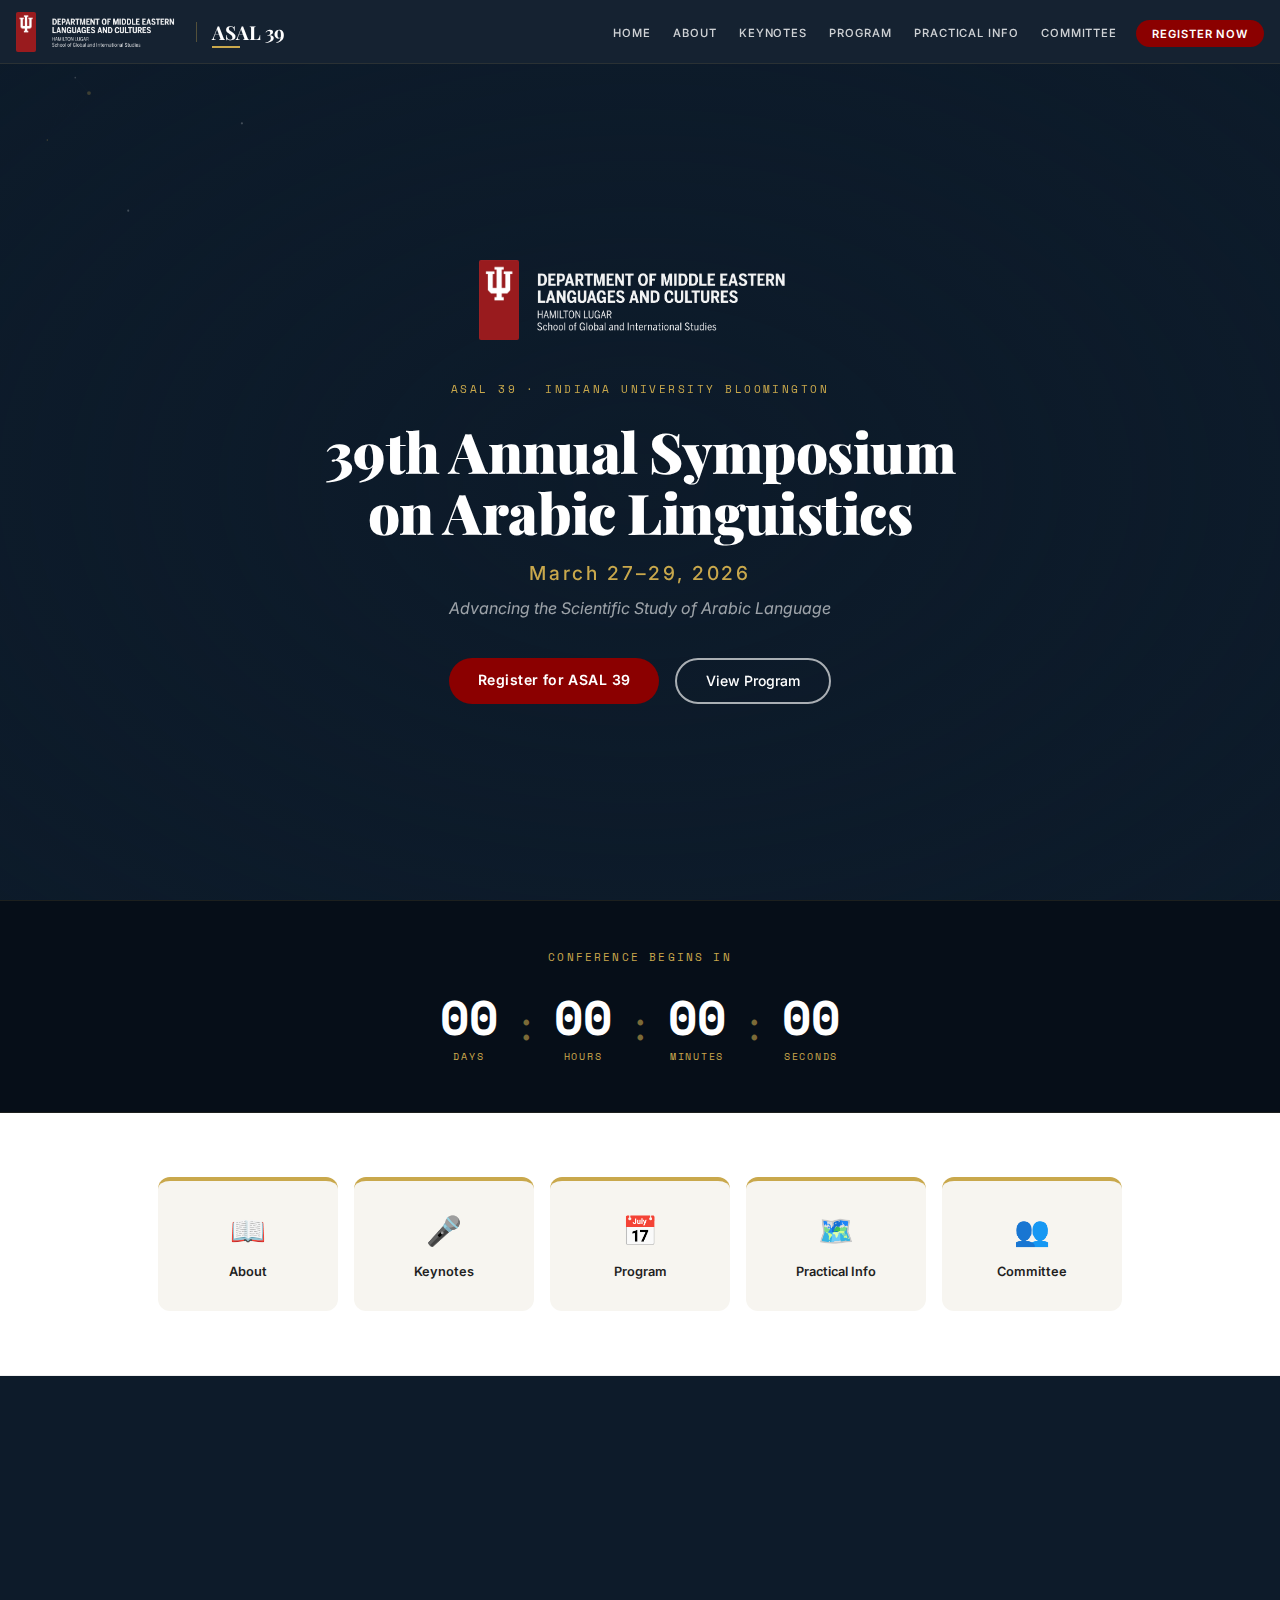
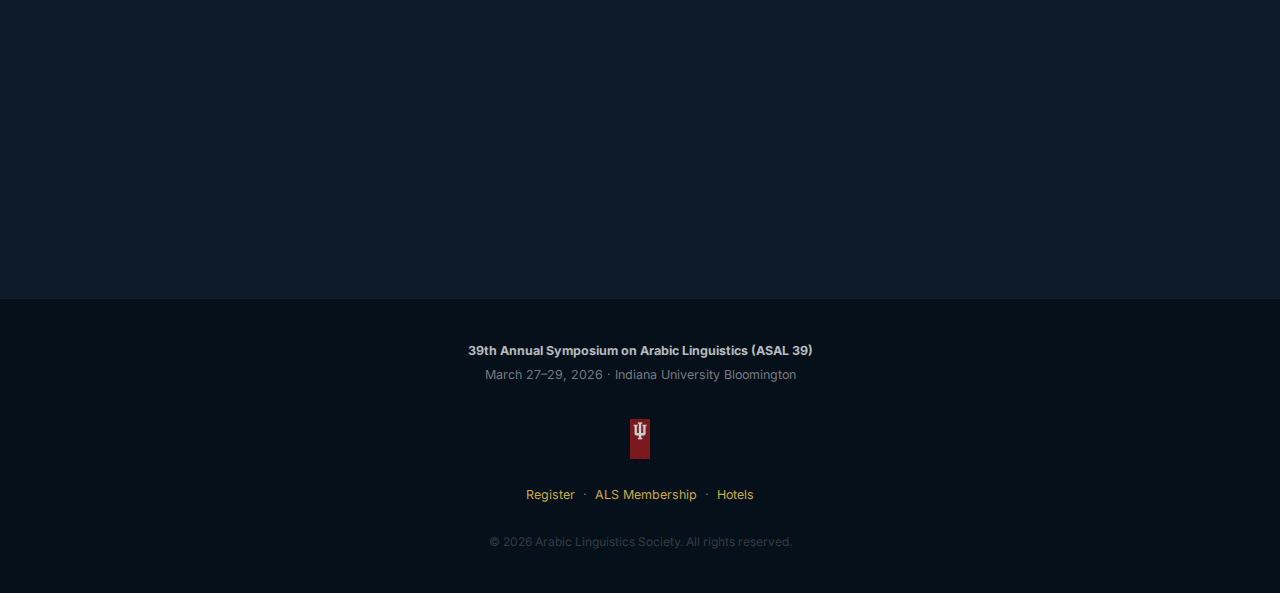
<file: index.html>
<!DOCTYPE html>
<html lang="en">
<head>
<meta charset="UTF-8">
<meta name="viewport" content="width=device-width, initial-scale=1.0">
<title>ASAL 39 — 39th Annual Symposium on Arabic Linguistics</title>
<link rel="preconnect" href="https://fonts.googleapis.com">
<link rel="preconnect" href="https://fonts.gstatic.com" crossorigin>
<link href="https://fonts.googleapis.com/css2?family=Playfair+Display:ital,wght@0,400;0,700;0,900;1,400;1,700&family=Inter:wght@300;400;500;600;700;800&family=Space+Mono:wght@400;700&display=swap" rel="stylesheet">
<link rel="stylesheet" href="style.css">
</head>
<body>

<!-- ══ NAVBAR ══ -->
<nav>
  <a href="index.html" class="nav-logo">
    <div class="dept-logo-composite">
      <img src="log.jpg" alt="IU Trident" class="logo-trident">
      <img src="o.png" alt="Department Branding" class="logo-text-img">
    </div>
    <span class="nav-logo-sep"></span>
    <span class="nav-logo-text">ASAL 39</span>
  </a>
  <ul class="nav-links">
    <li><a href="index.html">Home</a></li>
    <li><a href="about.html">About</a></li>
    <li><a href="keynotes.html">Keynotes</a></li>
    <li><a href="program.html">Program</a></li>
    <li><a href="practical.html">Practical Info</a></li>
    <li><a href="committee.html">Committee</a></li>
    <li><a href="https://indianauniv.ungerboeck.com/prod/emc00/register.aspx?aat=527a706245534d5349774b4742774c7a6d687970716f5a6858694f415a6a4337634e57444c5867464c45303d"
          target="_blank" class="nav-register">Register Now</a></li>
  </ul>
  <button class="hamburger" id="hamburger" aria-label="Open menu">
    <span></span><span></span><span></span>
  </button>
</nav>

<div class="mobile-menu" id="mobileMenu">
  <a href="index.html">Home</a>
  <a href="about.html">About</a>
  <a href="keynotes.html">Keynotes</a>
  <a href="program.html">Program</a>
  <a href="practical.html">Practical Info</a>
  <a href="committee.html">Committee</a>
  <a href="https://indianauniv.ungerboeck.com/prod/emc00/register.aspx?aat=527a706245534d5349774b4742774c7a6d687970716f5a6858694f415a6a4337634e57444c5867464c45303d"
     target="_blank" class="nav-register">Register Now</a>
</div>

<!-- ══ HERO ══ -->
<section id="home">
  <canvas id="hero-canvas"></canvas>
  <div class="hero-overlay"></div>
  <div class="hero-content">
    <div class="hero-logo-container">
      <div class="dept-logo-composite hero-variant">
        <img src="log.jpg" alt="IU Trident" class="logo-trident">
        <img src="o.png" alt="Department Branding" class="logo-text-img">
      </div>
    </div>
    <span class="hero-eyebrow">ASAL 39 · Indiana University Bloomington</span>
    <h1 class="hero-title">39th Annual Symposium<br>on Arabic Linguistics</h1>
    <p class="hero-date">March 27–29, 2026</p>
    <p class="hero-tagline">Advancing the Scientific Study of Arabic Language</p>
    <div class="hero-buttons">
      <a href="https://indianauniv.ungerboeck.com/prod/emc00/register.aspx?aat=527a706245534d5349774b4742774c7a6d687970716f5a6858694f415a6a4337634e57444c5867464c45303d"
         target="_blank" class="btn-primary">Register for ASAL 39</a>
      <a href="program.html" class="btn-secondary">View Program</a>
    </div>
  </div>
  <div class="scroll-indicator">
    <span>Scroll</span>
    <div class="scroll-arrow"></div>
  </div>
</section>

<!-- ══ COUNTDOWN ══ -->
<div id="countdown-strip">
  <p class="countdown-label">Conference Begins In</p>
  <div class="countdown-grid">
    <div class="countdown-box"><span class="countdown-num" id="cd-days">00</span><span class="countdown-unit">Days</span></div>
    <div class="countdown-colon">:</div>
    <div class="countdown-box"><span class="countdown-num" id="cd-hours">00</span><span class="countdown-unit">Hours</span></div>
    <div class="countdown-colon">:</div>
    <div class="countdown-box"><span class="countdown-num" id="cd-mins">00</span><span class="countdown-unit">Minutes</span></div>
    <div class="countdown-colon">:</div>
    <div class="countdown-box"><span class="countdown-num" id="cd-secs">00</span><span class="countdown-unit">Seconds</span></div>
  </div>
</div>

<!-- ══ QUICK NAV ══ -->
<div id="quicknav">
  <div class="quicknav-inner">
    <a href="about.html"     class="ql-card"><span class="ql-card-icon">📖</span>About</a>
    <a href="keynotes.html"  class="ql-card"><span class="ql-card-icon">🎤</span>Keynotes</a>
    <a href="program.html"   class="ql-card"><span class="ql-card-icon">📅</span>Program</a>
    <a href="practical.html" class="ql-card"><span class="ql-card-icon">🗺️</span>Practical Info</a>
    <a href="committee.html" class="ql-card"><span class="ql-card-icon">👥</span>Committee</a>
  </div>
</div>

<!-- ══ IN MEMORIAM ══ -->
<section id="memoriam">
  <div class="memoriam-inner reveal">
    <span class="memoriam-eyebrow">In Memoriam</span>
    <div class="memoriam-rule"></div>
    <h2 class="memoriam-name">Professor Salman Al-Ani</h2>
    <p class="memoriam-dates">1935 – 2024</p>
    <blockquote class="memoriam-quote">
      This conference honors the legacy of the late Professor Salman Al-Ani (1935–2024) for his outstanding contributions to the field of Arabic Linguistics. His pioneering work and dedication have profoundly influenced generations of scholars and continue to inspire the study of Arabic linguistics worldwide.
    </blockquote>
  </div>
</section>

<!-- ══ FOOTER ══ -->
<footer>
  <p><strong>39th Annual Symposium on Arabic Linguistics (ASAL 39)</strong></p>
  <p>March 27–29, 2026 · Indiana University Bloomington</p>
  <div style="margin-top:2rem; opacity: 0.8; display: flex; justify-content: center;">
     <img src="log.jpg" style="height: 40px;" alt="IU Trident">
  </div>
  <p style="margin-top:1.5rem;">
    <a href="https://indianauniv.ungerboeck.com/prod/emc00/register.aspx?aat=527a706245534d5349774b4742774c7a6d687970716f5a6858694f415a6a4337634e57444c5867464c45303d" target="_blank">Register</a>
    &nbsp;·&nbsp;
    <a href="https://arabic-linguistics-society.uwm.edu/als-membership/" target="_blank">ALS Membership</a>
    &nbsp;·&nbsp;
    <a href="https://www.visitbloomington.com/hotels/hotels-and-motels/" target="_blank">Hotels</a>
  </p>
  <p style="margin-top:1.5rem;font-size:.75rem; opacity: 0.4;">© 2026 Arabic Linguistics Society. All rights reserved.</p>
</footer>

<script>
/* ── HAMBURGER ── */
const ham = document.getElementById('hamburger');
const mob = document.getElementById('mobileMenu');
ham.addEventListener('click', () => { ham.classList.toggle('open'); mob.classList.toggle('open'); });
mob.querySelectorAll('a').forEach(a => a.addEventListener('click', () => { ham.classList.remove('open'); mob.classList.remove('open'); }));

/* ── COUNTDOWN ── */
function pad(n) { return String(n).padStart(2,'0'); }
function tick() {
  const diff = Math.max(0, new Date('2026-03-27T09:00:00-05:00') - Date.now());
  document.getElementById('cd-days').textContent  = pad(Math.floor(diff/86400000));
  document.getElementById('cd-hours').textContent = pad(Math.floor(diff%86400000/3600000));
  document.getElementById('cd-mins').textContent  = pad(Math.floor(diff%3600000/60000));
  document.getElementById('cd-secs').textContent  = pad(Math.floor(diff%60000/1000));
}
tick(); setInterval(tick, 1000);

/* ── SCROLL REVEAL ── */
const obs = new IntersectionObserver(entries => {
  entries.forEach(e => { if (e.isIntersecting) { e.target.classList.add('visible'); obs.unobserve(e.target); } });
}, { threshold: 0.12 });
document.querySelectorAll('.reveal').forEach(el => obs.observe(el));

/* ── PARTICLE CANVAS ── */
(function () {
  const canvas = document.getElementById('hero-canvas');
  const ctx = canvas.getContext('2d');
  let W, H, pts = [];
  function resize() { W = canvas.width = canvas.offsetWidth; H = canvas.height = canvas.offsetHeight; }
  function Pt() {
    this.x = Math.random() * W;
    this.y = Math.random() * H;
    this.vx = (Math.random() - .5) * .38;
    this.vy = (Math.random() - .5) * .38;
    this.r = Math.random() * 1.4 + .5;
    this.gold = Math.random() < .18;
  }
  function init() { pts = []; const n = Math.floor((W * H) / 9000); for (let i = 0; i < n; i++) pts.push(new Pt()); }
  function frame() {
    ctx.clearRect(0, 0, W, H);
    pts.forEach(p => {
      p.x += p.vx; p.y += p.vy;
      if (p.x < 0) p.x = W; if (p.x > W) p.x = 0;
      if (p.y < 0) p.y = H; if (p.y > H) p.y = 0;
      ctx.beginPath(); ctx.arc(p.x, p.y, p.r, 0, Math.PI * 2);
      ctx.fillStyle = p.gold ? 'rgba(201,168,76,.65)' : 'rgba(255,255,255,.48)';
      ctx.fill();
    });
    for (let i = 0; i < pts.length; i++) {
      for (let j = i + 1; j < pts.length; j++) {
        const dx = pts[i].x - pts[j].x, dy = pts[i].y - pts[j].y;
        const d = Math.sqrt(dx * dx + dy * dy);
        if (d < 110) {
          ctx.beginPath(); ctx.moveTo(pts[i].x, pts[i].y); ctx.lineTo(pts[j].x, pts[j].y);
          ctx.strokeStyle = `rgba(255,255,255,${.07 * (1 - d / 110)})`;
          ctx.lineWidth = .5; ctx.stroke();
        }
      }
    }
    requestAnimationFrame(frame);
  }
  resize(); init(); frame();
  window.addEventListener('resize', () => { resize(); init(); });
})();
</script>
</body>
</html>
</file>
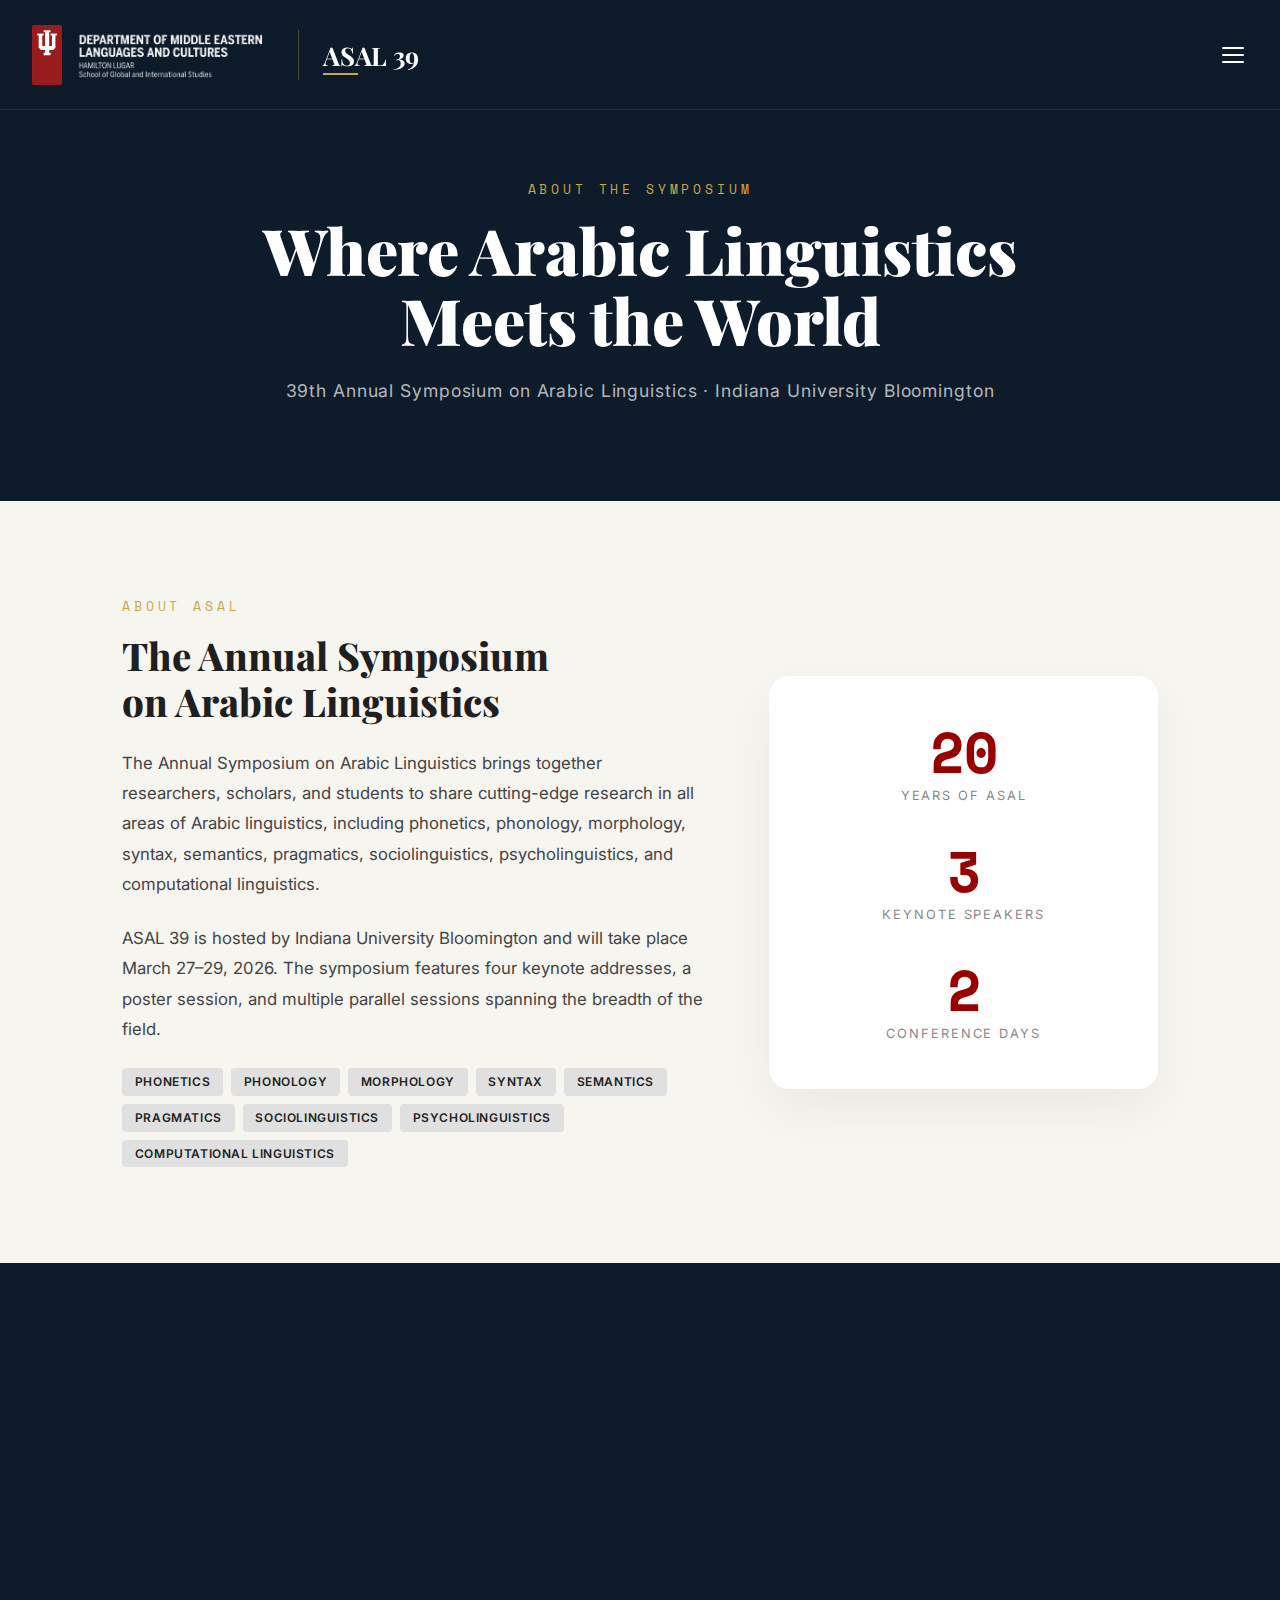
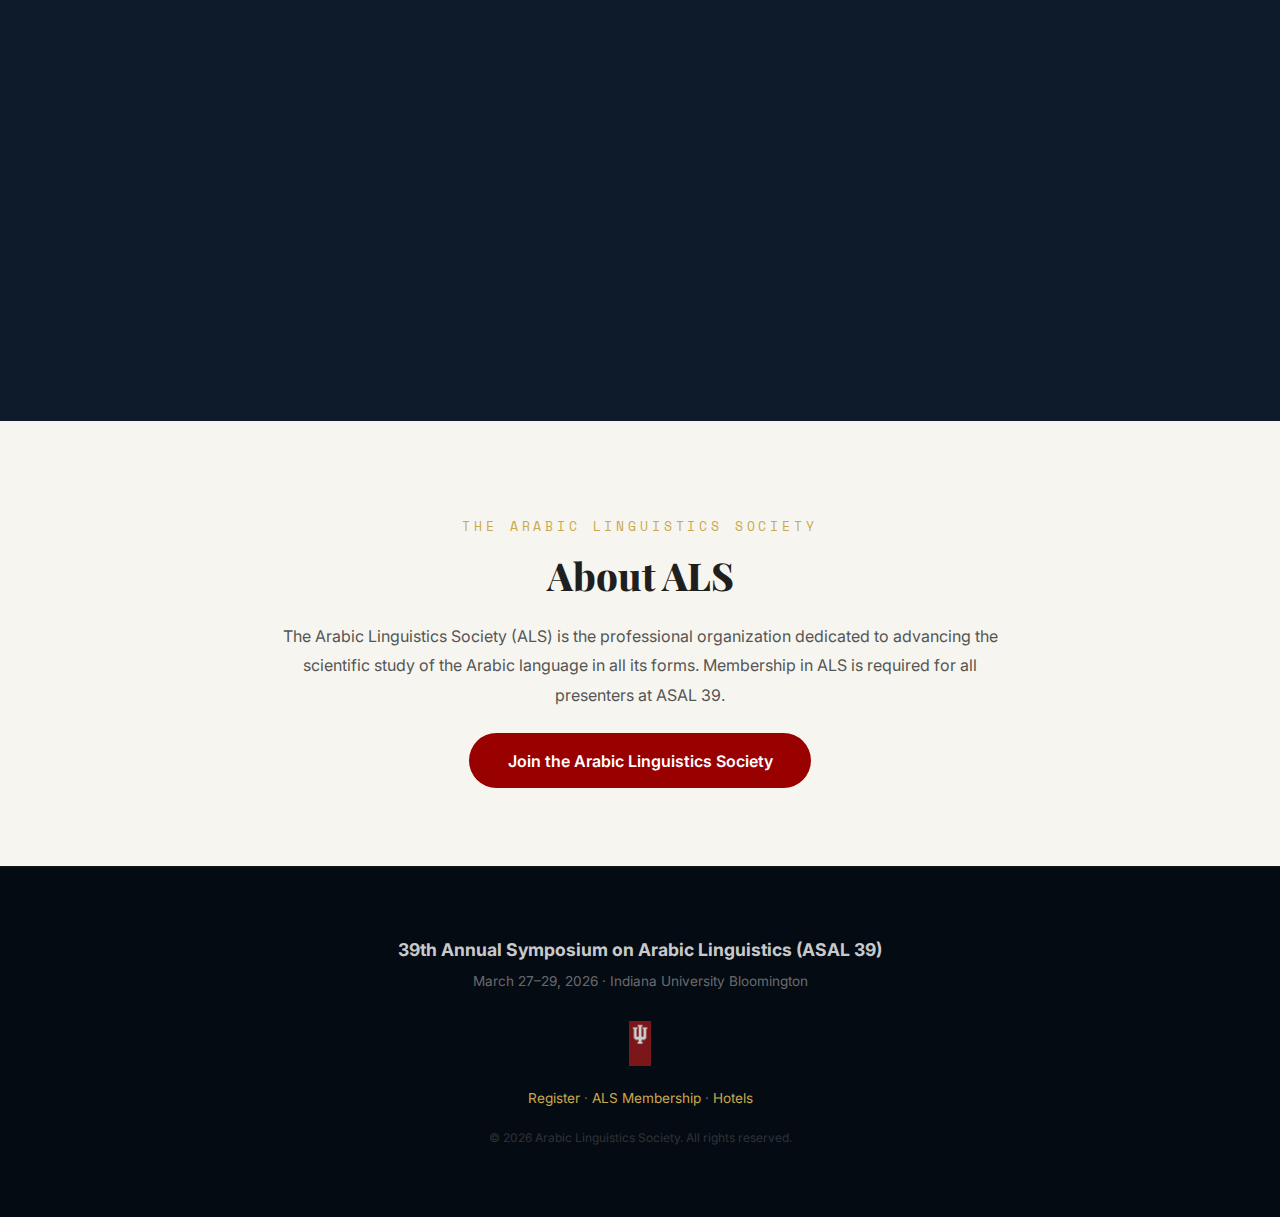
<file: about.html>
<!DOCTYPE html>
<html lang="en">
<head>
<meta charset="UTF-8">
<meta name="viewport" content="width=device-width, initial-scale=1.0">
<title>About — ASAL 39</title>
<link rel="preconnect" href="https://fonts.googleapis.com">
<link rel="preconnect" href="https://fonts.gstatic.com" crossorigin>
<link href="https://fonts.googleapis.com/css2?family=Playfair+Display:ital,wght@0,400;0,700;0,900;1,400;1,700&family=Inter:wght@300;400;500;600;700;800&family=Space+Mono:wght@400;700&display=swap" rel="stylesheet">
<style>
*, *::before, *::after { box-sizing: border-box; margin: 0; padding: 0; }

:root {
  --iu-crimson: #990000;
  --navy:       #0D1B2A;
  --gold:       #C9A84C;
  --offwhite:   #F7F5F0;
  --charcoal:   #1F1F1F;
  --white:      #FFFFFF;
}

html { scroll-behavior: smooth; }
body { font-family: 'Inter', sans-serif; color: var(--charcoal); background: var(--white); overflow-x: hidden; }

/* ══ NAVBAR ══ */
nav {
  position: fixed;
  top: 0; left: 0; right: 0;
  z-index: 1000;
  background: rgba(13,27,42,0.97);
  backdrop-filter: blur(10px);
  -webkit-backdrop-filter: blur(10px);
  height: 110px;
  display: flex;
  align-items: center;
  justify-content: space-between;
  padding: 0 2rem;
  border-bottom: 1px solid rgba(201,168,76,0.15);
}

.nav-logo {
  display: flex;
  align-items: center;
  gap: 1.5rem;
  text-decoration: none;
}

/* ══ COMPOSITE LOGO STYLING ══ */
.dept-logo-composite {
  display: flex;
  align-items: center;
  gap: 14px;
}
.logo-trident {
  height: 60px;
  width: auto;
  border-radius: 2px;
}
.logo-text-img {
  height: 48px;
  width: auto;
  filter: brightness(0) invert(1);
  opacity: 0.95;
}

.nav-logo-sep {
  display: block;
  width: 1px;
  height: 50px;
  background: rgba(201,168,76,0.35);
}

.nav-logo-text {
  font-family: 'Playfair Display', serif;
  color: var(--white);
  font-size: 1.6rem;
  font-weight: 700;
  position: relative;
  white-space: nowrap;
}
.nav-logo-text::after {
  content: '';
  position: absolute;
  bottom: -3px; left: 0;
  width: 35px; height: 2px;
  background: var(--gold);
}

.nav-links { display: flex; align-items: center; gap: 0.5rem; list-style: none; }
.nav-links a {
  color: rgba(255,255,255,0.82);
  text-decoration: none;
  font-size: 0.72rem;
  letter-spacing: 0.08em;
  text-transform: uppercase;
  padding: 0.4rem 0.75rem;
  position: relative;
  transition: color 0.2s;
  font-weight: 500;
}
.nav-links a::after {
  content: '';
  position: absolute;
  bottom: 0; left: 0.75rem; right: 0.75rem;
  height: 2px;
  background: var(--gold);
  transform: scaleX(0);
  transform-origin: left;
  transition: transform 0.25s ease;
}
.nav-links a:hover, .nav-links a.active { color: var(--white); }
.nav-links a.active::after { transform: scaleX(1); }

.nav-register {
  background: var(--iu-crimson) !important;
  color: var(--white) !important;
  border-radius: 50px !important;
  padding: 0.55rem 1.5rem !important;
  font-weight: 600 !important;
  margin-left: 0.5rem;
  transition: box-shadow 0.25s, transform 0.2s !important;
}
.nav-register:hover { box-shadow: 0 0 18px rgba(153,0,0,0.5) !important; transform: translateY(-1px) !important; }

.hamburger {
  display: none; flex-direction: column; gap: 5px;
  cursor: pointer; padding: 4px; background: none; border: none;
  position: relative; z-index: 1001;
}
.hamburger span { display: block; width: 22px; height: 2px; background: var(--white); transition: all 0.3s; border-radius: 2px; }

.mobile-menu {
  display: none;
  position: fixed;
  inset: 0;
  background: rgba(13,27,42,0.80);
  z-index: 998;
  flex-direction: column;
  align-items: center;
  justify-content: center;
  gap: 1.15rem;
  padding: 2rem;
  backdrop-filter: blur(14px);
  -webkit-backdrop-filter: blur(14px);
}
.mobile-menu::before {
  content: '';
  position: absolute;
  inset: 0;
  background: radial-gradient(circle at 50% 20%, rgba(201,168,76,0.10), transparent 55%);
  pointer-events: none;
}
.mobile-menu.open { display: flex; }
.mobile-menu a {
  position: relative;
  z-index: 1;
  color: rgba(255,255,255,0.88);
  text-decoration: none;
  font-size: 1.1rem;
  letter-spacing: 0.08em;
  text-transform: uppercase;
  padding: 0.55rem 1rem;
  transition: color 0.2s, letter-spacing 0.2s, transform 0.2s;
  font-weight: 500;
  text-align: center;
}
.mobile-menu a:hover,
.mobile-menu a.active {
  color: var(--gold);
  letter-spacing: 0.12em;
  transform: translateY(-1px);
}
.mobile-menu .nav-register {
  z-index: 1;
  background: var(--iu-crimson) !important;
  color: var(--white) !important;
  border-radius: 999px !important;
  text-align: center;
  margin-top: 0.65rem;
  padding: 0.95rem 2.2rem !important;
  font-size: 1rem !important;
  letter-spacing: 0.06em;
  min-width: min(84vw, 320px);
}
body.menu-open { overflow: hidden; }
.hamburger.open span:nth-child(1) { transform: translateY(7px) rotate(45deg); }
.hamburger.open span:nth-child(2) { opacity: 0; }
.hamburger.open span:nth-child(3) { transform: translateY(-7px) rotate(-45deg); }

/* ══ PAGE HERO ══ */
.page-hero {
  background: var(--navy);
  padding: 180px 2rem 100px;
  text-align: center;
  position: relative;
  overflow: hidden;
}
.page-hero-inner { position: relative; z-index: 2; animation: fadeUp 1s ease; }
.eyebrow {
  font-family: 'Space Mono', monospace;
  font-size: 0.8rem;
  letter-spacing: 0.3em;
  text-transform: uppercase;
  color: var(--gold);
  margin-bottom: 1rem;
  display: block;
}
.page-hero h1 {
  font-family: 'Playfair Display', serif;
  color: var(--white);
  font-size: clamp(2.2rem, 5vw, 4rem);
  font-weight: 900;
  line-height: 1.1;
  margin-bottom: 1.5rem;
}
.page-hero p {
  color: rgba(255,255,255,0.7);
  font-size: 1.1rem;
  letter-spacing: 0.05em;
}

/* ══ CONTENT SECTIONS ══ */
.section-inner {
  max-width: 1100px;
  margin: 0 auto;
  padding: 6rem 2rem;
}
.about-grid {
  display: grid;
  grid-template-columns: 1.2fr 0.8fr;
  gap: 4rem;
  align-items: center;
}
.section-heading {
  font-family: 'Playfair Display', serif;
  font-size: clamp(1.8rem, 3vw, 2.8rem);
  font-weight: 800;
  line-height: 1.2;
  margin-bottom: 1.5rem;
}
.about-body {
  font-size: 1.05rem;
  line-height: 1.8;
  color: #444;
  margin-bottom: 1.5rem;
}
.tags { display: flex; flex-wrap: wrap; gap: 0.5rem; }
.tag {
  background: #e0e0e0;
  padding: 0.4rem 0.8rem;
  border-radius: 4px;
  font-size: 0.75rem;
  font-weight: 600;
  text-transform: uppercase;
  letter-spacing: 0.05em;
  color: var(--charcoal);
}

/* ══ STATS ══ */
.stats-block {
  background: var(--white);
  padding: 3rem;
  border-radius: 20px;
  box-shadow: 0 20px 50px rgba(0,0,0,0.05);
  display: flex;
  flex-direction: column;
  gap: 2.5rem;
}
.stat-item { text-align: center; }
.stat-num {
  font-family: 'Space Mono', monospace;
  font-size: 3.5rem;
  font-weight: 700;
  color: var(--iu-crimson);
  display: block;
  line-height: 1;
}
.stat-lbl {
  font-size: 0.8rem;
  text-transform: uppercase;
  letter-spacing: 0.15em;
  color: #888;
  margin-top: 0.5rem;
  display: block;
}

/* ══ IN MEMORIAM ══ */
#memoriam { background: var(--navy); text-align: center; }
.memoriam-inner { max-width: 800px; margin: 0 auto; padding: 7rem 2.5rem; }
.memoriam-eyebrow { font-family: 'Playfair Display', serif; font-style: italic; color: var(--gold); font-size: 1.1rem; margin-bottom: 1.5rem; display: block; }
.memoriam-rule { width: 60px; height: 1px; background: var(--gold); margin: 0 auto 3rem; opacity: 0.5; }
.memoriam-name { font-family: 'Playfair Display', serif; color: var(--white); font-size: clamp(2rem, 4.5vw, 3rem); font-weight: 700; margin-bottom: 1rem; }
.memoriam-dates { color: var(--gold); letter-spacing: 0.3em; font-size: 1rem; margin-bottom: 3.5rem; font-weight: 300; }
.memoriam-quote { border: 1px solid rgba(255,255,255,0.12); border-radius: 20px; padding: 3.5rem; color: rgba(255,255,255,0.85); font-style: italic; line-height: 1.9; font-size: 1.1rem; position: relative; background: rgba(255,255,255,0.02); }

.btn-primary { background: var(--iu-crimson); color: var(--white); text-decoration: none; padding: 1.1rem 2.4rem; border-radius: 50px; font-weight: 600; transition: all 0.2s; }
.btn-primary:hover { transform: translateY(-3px); box-shadow: 0 10px 20px rgba(153,0,0,0.3); }

/* ══ FOOTER ══ */
footer {
  background: #050b12;
  color: rgba(255,255,255,0.4);
  text-align: center;
  padding: 4.5rem 2rem;
  border-top: 1px solid rgba(201,168,76,0.08);
  font-size: 0.85rem;
}
footer strong { color: rgba(255,255,255,0.8); display: block; margin-bottom: 0.8rem; font-size: 1.1rem; }
footer a { color: var(--gold); text-decoration: none; }
footer a:hover { text-decoration: underline; }

/* ══ UTILITIES ══ */
.reveal { opacity: 0; transform: translateY(30px); transition: opacity 0.8s ease, transform 0.8s ease; }
.reveal.visible { opacity: 1; transform: none; }
@keyframes fadeUp { from { opacity: 0; transform: translateY(30px); } to { opacity: 1; transform: none; } }

@media (max-width: 1300px) { .nav-links { display: none; } .hamburger { display: flex; } }
@media (max-width: 900px) {
  .about-grid { grid-template-columns: 1fr; gap: 3rem; }
  .logo-text-img { display: none; }
  .nav-logo-sep { display: none; }
  .nav-logo-text { font-size: 1.25rem; }
}
</style>
</head>
<body>

<!-- ══ NAVBAR ══ -->
<nav>
  <a href="index.html" class="nav-logo">
    <div class="dept-logo-composite">
      <img src="log.jpg" alt="IU Trident" class="logo-trident">
      <img src="o.png" alt="Department Branding" class="logo-text-img">
    </div>
    <span class="nav-logo-sep"></span>
    <span class="nav-logo-text">ASAL 39</span>
  </a>
  <ul class="nav-links">
    <li><a href="index.html">Home</a></li>
    <li><a href="about.html" class="active">About</a></li>
    <li><a href="keynotes.html">Keynotes</a></li>
    <li><a href="program.html">Program</a></li>
    <li><a href="practical.html">Practical Info</a></li>
    <li><a href="committee.html">Committee</a></li>
    <li><a href="https://indianauniv.ungerboeck.com/prod/emc00/register.aspx?aat=527a706245534d5349774b4742774c7a6d687970716f5a6858694f415a6a4337634e57444c5867464c45303d" class="nav-register">Register Now</a></li>
  </ul>
  <button class="hamburger" id="hamburger" aria-label="Menu">
    <span></span><span></span><span></span>
  </button>
</nav>

<div class="mobile-menu" id="mobileMenu">
  <a href="index.html">Home</a>
  <a href="about.html">About</a>
  <a href="keynotes.html">Keynotes</a>
  <a href="program.html">Program</a>
  <a href="practical.html">Practical Info</a>
  <a href="committee.html">Committee</a>
  <a href="https://indianauniv.ungerboeck.com/prod/emc00/register.aspx?aat=527a706245534d5349774b4742774c7a6d687970716f5a6858694f415a6a4337634e57444c5867464c45303d" target="_blank" class="nav-register">Register Now</a>
</div>

<!-- ══ PAGE HERO ══ -->
<div class="page-hero">
  <div class="page-hero-inner">
    <span class="eyebrow">About the Symposium</span>
    <h1>Where Arabic Linguistics<br>Meets the World</h1>
    <p>39th Annual Symposium on Arabic Linguistics · Indiana University Bloomington</p>
  </div>
</div>

<!-- ══ ABOUT CONTENT ══ -->
<section id="about" style="background:var(--offwhite);">
  <div class="section-inner">
    <div class="about-grid">
      <div class="reveal">
        <span class="eyebrow">About ASAL</span>
        <h2 class="section-heading" style="color:var(--charcoal);">The Annual Symposium<br>on Arabic Linguistics</h2>
        <p class="about-body">
          The Annual Symposium on Arabic Linguistics brings together researchers, scholars, and students to share cutting-edge research in all areas of Arabic linguistics, including phonetics, phonology, morphology, syntax, semantics, pragmatics, sociolinguistics, psycholinguistics, and computational linguistics.
        </p>
        <p class="about-body">
          ASAL 39 is hosted by Indiana University Bloomington and will take place March 27–29, 2026. The symposium features four keynote addresses, a poster session, and multiple parallel sessions spanning the breadth of the field.
        </p>
        <div class="tags" style="margin-top:1.5rem;">
          <span class="tag">Phonetics</span>
          <span class="tag">Phonology</span>
          <span class="tag">Morphology</span>
          <span class="tag">Syntax</span>
          <span class="tag">Semantics</span>
          <span class="tag">Pragmatics</span>
          <span class="tag">Sociolinguistics</span>
          <span class="tag">Psycholinguistics</span>
          <span class="tag">Computational Linguistics</span>
        </div>
      </div>
      <div class="reveal">
        <div class="stats-block">
          <div class="stat-item">
            <span class="stat-num" data-target="39">0</span>
            <span class="stat-lbl">Years of ASAL</span>
          </div>
          <div class="stat-item">
            <span class="stat-num" data-target="4">0</span>
            <span class="stat-lbl">Keynote Speakers</span>
          </div>
          <div class="stat-item">
            <span class="stat-num" data-target="3">0</span>
            <span class="stat-lbl">Conference Days</span>
          </div>
        </div>
      </div>
    </div>
  </div>
</section>

<!-- ══ IN MEMORIAM ══ -->
<section id="memoriam">
  <div class="memoriam-inner reveal">
    <span class="memoriam-eyebrow">In Memoriam</span>
    <div class="memoriam-rule"></div>
    <h2 class="memoriam-name">Professor Salman Al-Ani</h2>
    <p class="memoriam-dates">1935 – 2024</p>
    <blockquote class="memoriam-quote">
      This conference honors the legacy of the late Professor Salman Al-Ani (1935–2024) for his outstanding contributions to the field of Arabic Linguistics. His pioneering work and dedication have profoundly influenced generations of scholars and continue to inspire the study of Arabic linguistics worldwide.
    </blockquote>
  </div>
</section>

<!-- ══ ARABIC LINGUISTICS SOCIETY ══ -->
<section style="background:var(--offwhite);">
  <div class="section-inner" style="text-align:center;max-width:800px;">
    <span class="eyebrow">The Arabic Linguistics Society</span>
    <h2 class="section-heading">About ALS</h2>
    <p style="color:#555;line-height:1.85;font-size:1rem;margin-bottom:2.5rem;">
      The Arabic Linguistics Society (ALS) is the professional organization dedicated to advancing the scientific study of the Arabic language in all its forms. Membership in ALS is required for all presenters at ASAL 39.
    </p>
    <a href="https://arabic-linguistics-society.uwm.edu/als-membership/" target="_blank" class="btn-primary">Join the Arabic Linguistics Society</a>
  </div>
</section>

<!-- ══ FOOTER ══ -->
<footer>
  <p><strong>39th Annual Symposium on Arabic Linguistics (ASAL 39)</strong></p>
  <p>March 27–29, 2026 · Indiana University Bloomington</p>
  <div style="margin-top:2rem; opacity: 0.8; display: flex; justify-content: center;">
     <img src="log.jpg" style="height: 45px;" alt="IU Trident">
  </div>
  <p style="margin-top:1.5rem;">
    <a href="#">Register</a> ·
    <a href="https://arabic-linguistics-society.uwm.edu/als-membership/" target="_blank">ALS Membership</a> ·
    <a href="https://www.visitbloomington.com/hotels/hotels-and-motels/" target="_blank">Hotels</a>
  </p>
  <p style="margin-top:1.5rem;font-size:.75rem; opacity: 0.4;">© 2026 Arabic Linguistics Society. All rights reserved.</p>
</footer>

<script>
/* ── HAMBURGER ── */
const ham = document.getElementById('hamburger');
const mob = document.getElementById('mobileMenu');
function closeMenu() {
  ham?.classList.remove('open');
  mob?.classList.remove('open');
  document.body.classList.remove('menu-open');
}
if (ham && mob) {
  ham.addEventListener('click', () => {
    ham.classList.toggle('open');
    mob.classList.toggle('open');
    document.body.classList.toggle('menu-open');
  });
  mob.querySelectorAll('a').forEach(a => a.addEventListener('click', closeMenu));
  document.addEventListener('keydown', e => { if (e.key === 'Escape') closeMenu(); });
}

/* ── SCROLL REVEAL ── */
const obs = new IntersectionObserver(entries => {
  entries.forEach(e => { if (e.isIntersecting) { e.target.classList.add('visible'); obs.unobserve(e.target); } });
}, { threshold: 0.12 });
document.querySelectorAll('.reveal').forEach(el => obs.observe(el));

/* ── STATS COUNTER ── */
function animateStats() {
  const stats = document.querySelectorAll('.stat-num');
  stats.forEach(s => {
    const target = +s.getAttribute('data-target');
    const increment = target / 50;
    let current = 0;
    const update = () => {
      current += increment;
      if (current < target) {
        s.innerText = Math.ceil(current);
        setTimeout(update, 30);
      } else {
        s.innerText = target;
      }
    };
    update();
  });
}

// Start stats when they appear
const statsObs = new IntersectionObserver(entries => {
  if (entries[0].isIntersecting) { animateStats(); statsObs.disconnect(); }
}, { threshold: 0.5 });
const statsBlock = document.querySelector('.stats-block');
if(statsBlock) statsObs.observe(statsBlock);
</script>
</body>
</html>
</file>
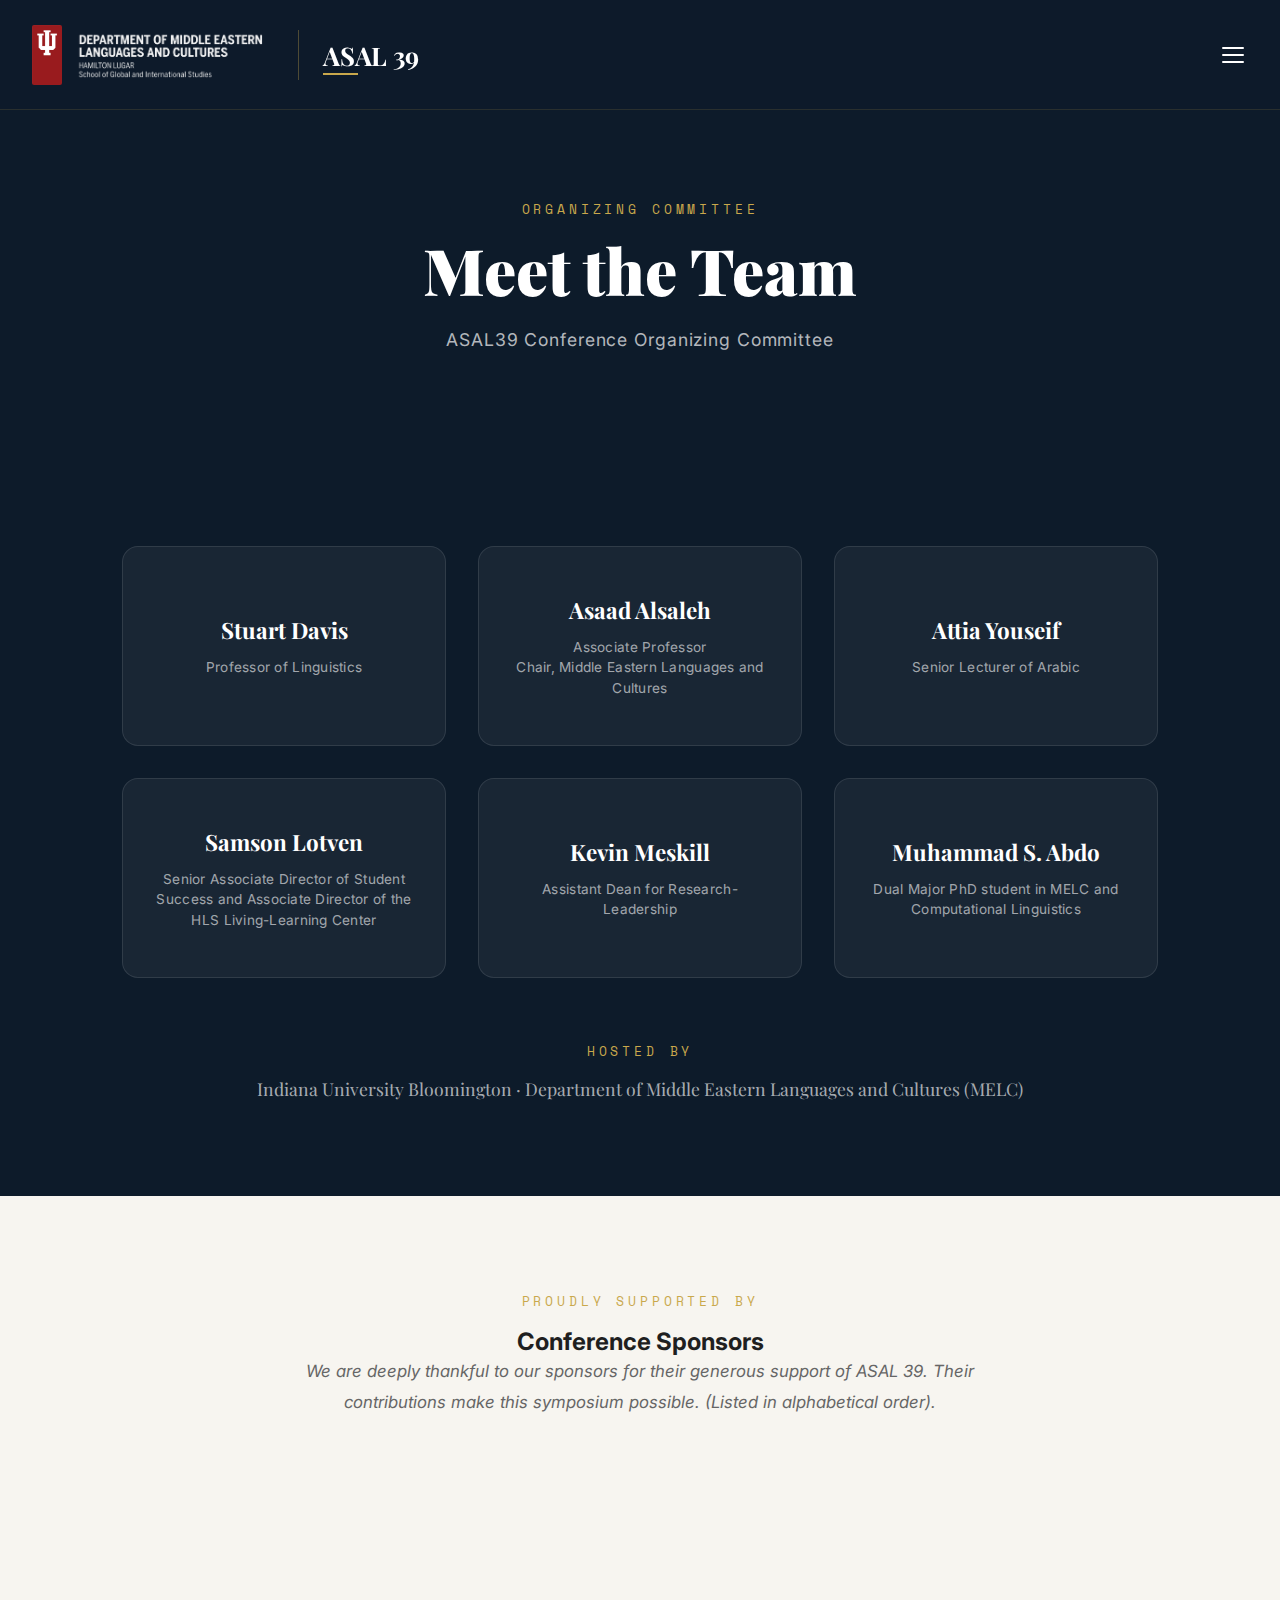
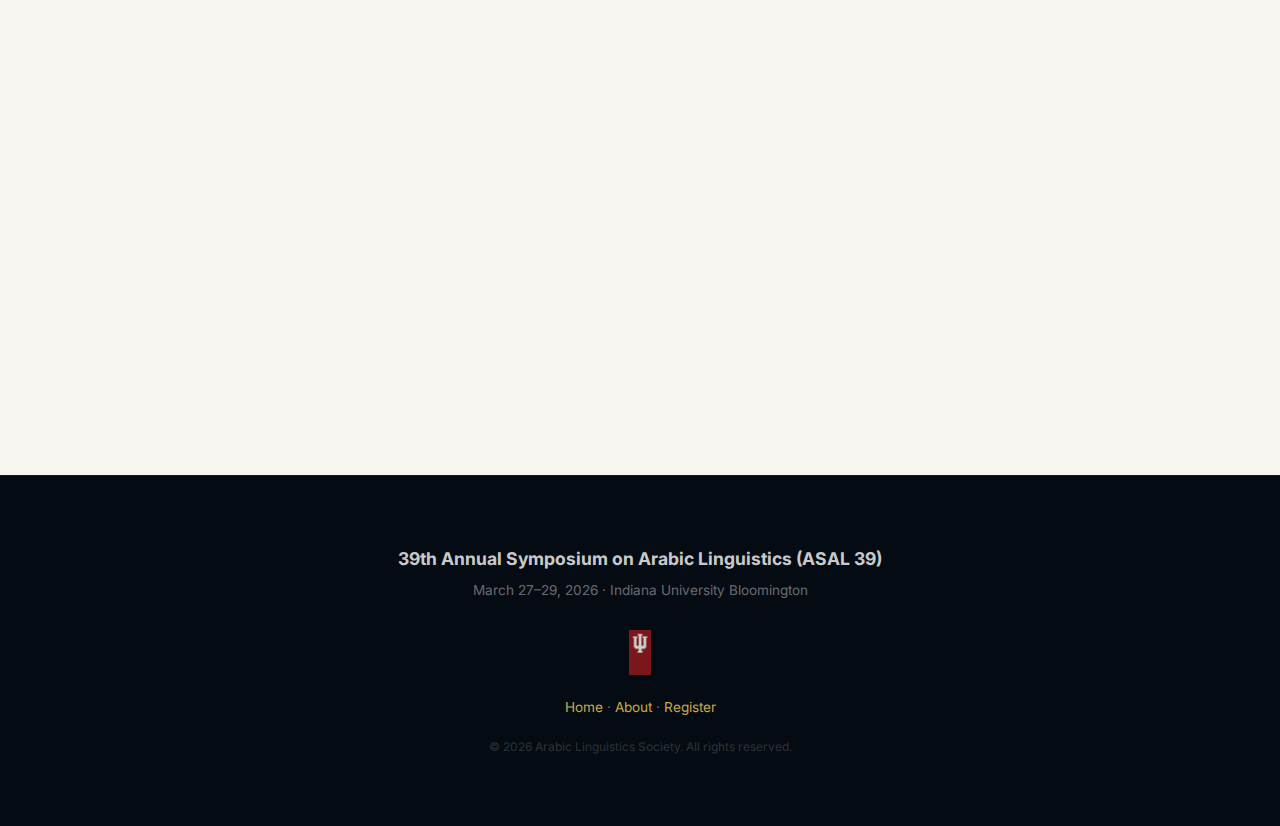
<file: committee.html>
<!DOCTYPE html>
<html lang="en">
<head>
<meta charset="UTF-8">
<meta name="viewport" content="width=device-width, initial-scale=1.0">
<title>Committee & Sponsors — ASAL 39</title>
<link rel="preconnect" href="https://fonts.googleapis.com">
<link rel="preconnect" href="https://fonts.gstatic.com" crossorigin>
<link href="https://fonts.googleapis.com/css2?family=Playfair+Display:ital,wght@0,400;0,700;0,900;1,400;1,700&family=Inter:wght@300;400;500;600;700;800&family=Space+Mono:wght@400;700&display=swap" rel="stylesheet">
<style>
*, *::before, *::after { box-sizing: border-box; margin: 0; padding: 0; }

:root {
  --iu-crimson: #990000;
  --navy:       #0D1B2A;
  --gold:       #C9A84C;
  --offwhite:   #F7F5F0;
  --charcoal:   #1F1F1F;
  --white:      #FFFFFF;
}

html { scroll-behavior: smooth; }
body { font-family: 'Inter', sans-serif; color: var(--charcoal); background: var(--white); overflow-x: hidden; }

/* ══ NAVBAR ══ */
nav {
  position: fixed;
  top: 0; left: 0; right: 0;
  z-index: 1000;
  background: rgba(13,27,42,0.97);
  backdrop-filter: blur(10px);
  -webkit-backdrop-filter: blur(10px);
  height: 110px;
  display: flex;
  align-items: center;
  justify-content: space-between;
  padding: 0 2rem;
  border-bottom: 1px solid rgba(201,168,76,0.15);
}

.nav-logo {
  display: flex;
  align-items: center;
  gap: 1.5rem;
  text-decoration: none;
}

.dept-logo-composite {
  display: flex;
  align-items: center;
  gap: 14px;
}
.logo-trident {
  height: 60px;
  width: auto;
  border-radius: 2px;
}
.logo-text-img {
  height: 48px;
  width: auto;
  filter: brightness(0) invert(1);
  opacity: 0.95;
}

.nav-logo-sep {
  display: block;
  width: 1px;
  height: 50px;
  background: rgba(201,168,76,0.35);
}

.nav-logo-text {
  font-family: 'Playfair Display', serif;
  color: var(--white);
  font-size: 1.6rem;
  font-weight: 700;
  position: relative;
  white-space: nowrap;
}
.nav-logo-text::after {
  content: '';
  position: absolute;
  bottom: -3px; left: 0;
  width: 35px; height: 2px;
  background: var(--gold);
}

.nav-links { display: flex; align-items: center; gap: 0.5rem; list-style: none; }
.nav-links a {
  color: rgba(255,255,255,0.82);
  text-decoration: none;
  font-size: 0.72rem;
  letter-spacing: 0.08em;
  text-transform: uppercase;
  padding: 0.4rem 0.75rem;
  position: relative;
  transition: color 0.2s;
  font-weight: 500;
}
.nav-links a::after {
  content: '';
  position: absolute;
  bottom: 0; left: 0.75rem; right: 0.75rem;
  height: 2px;
  background: var(--gold);
  transform: scaleX(0);
  transform-origin: left;
  transition: transform 0.25s ease;
}
.nav-links a:hover, .nav-links a.active { color: var(--white); }
.nav-links a.active::after { transform: scaleX(1); }

.nav-register {
  background: var(--iu-crimson) !important;
  color: var(--white) !important;
  border-radius: 50px !important;
  padding: 0.55rem 1.5rem !important;
  font-weight: 600 !important;
  margin-left: 0.5rem;
  transition: box-shadow 0.25s, transform 0.2s !important;
}
.nav-register:hover { box-shadow: 0 0 18px rgba(153,0,0,0.5) !important; transform: translateY(-1px) !important; }

.hamburger {
  display: none; flex-direction: column; gap: 5px;
  cursor: pointer; padding: 4px; background: none; border: none;
  position: relative; z-index: 1001;
}
.hamburger span { display: block; width: 22px; height: 2px; background: var(--white); transition: all 0.3s; border-radius: 2px; }

.mobile-menu {
  display: none;
  position: fixed;
  inset: 0;
  background: rgba(13,27,42,0.80);
  z-index: 998;
  flex-direction: column;
  align-items: center;
  justify-content: center;
  gap: 1.15rem;
  padding: 2rem;
  backdrop-filter: blur(14px);
  -webkit-backdrop-filter: blur(14px);
}
.mobile-menu::before {
  content: '';
  position: absolute;
  inset: 0;
  background: radial-gradient(circle at 50% 20%, rgba(201,168,76,0.10), transparent 55%);
  pointer-events: none;
}
.mobile-menu.open { display: flex; }
.mobile-menu a {
  position: relative;
  z-index: 1;
  color: rgba(255,255,255,0.88);
  text-decoration: none;
  font-size: 1.1rem;
  letter-spacing: 0.08em;
  text-transform: uppercase;
  padding: 0.55rem 1rem;
  transition: color 0.2s, letter-spacing 0.2s, transform 0.2s;
  font-weight: 500;
  text-align: center;
}
.mobile-menu a:hover,
.mobile-menu a.active {
  color: var(--gold);
  letter-spacing: 0.12em;
  transform: translateY(-1px);
}
.mobile-menu .nav-register {
  z-index: 1;
  background: var(--iu-crimson) !important;
  color: var(--white) !important;
  border-radius: 999px !important;
  text-align: center;
  margin-top: 0.65rem;
  padding: 0.95rem 2.2rem !important;
  font-size: 1rem !important;
  letter-spacing: 0.06em;
  min-width: min(84vw, 320px);
}
body.menu-open { overflow: hidden; }
.hamburger.open span:nth-child(1) { transform: translateY(7px) rotate(45deg); }
.hamburger.open span:nth-child(2) { opacity: 0; }
.hamburger.open span:nth-child(3) { transform: translateY(-7px) rotate(-45deg); }

/* ══ PAGE HERO ══ */
.page-hero {
  background: var(--navy);
  padding: 200px 2rem 100px;
  text-align: center;
  position: relative;
}
.page-hero-inner { position: relative; z-index: 2; animation: fadeUp 1s ease; }
.eyebrow {
  font-family: 'Space Mono', monospace;
  font-size: 0.8rem;
  letter-spacing: 0.3em;
  text-transform: uppercase;
  color: var(--gold);
  margin-bottom: 1rem;
  display: block;
}
.page-hero h1 {
  font-family: 'Playfair Display', serif;
  color: var(--white);
  font-size: clamp(2.2rem, 5vw, 4rem);
  font-weight: 900;
  line-height: 1.1;
  margin-bottom: 1.5rem;
}
.page-hero p {
  color: rgba(255,255,255,0.7);
  font-size: 1.1rem;
  letter-spacing: 0.05em;
}

/* ══ COMMITTEE GRID ══ */
.section-inner { max-width: 1100px; margin: 0 auto; padding: 6rem 2rem; }
.committee-grid {
  display: grid;
  grid-template-columns: repeat(auto-fit, minmax(300px, 1fr));
  gap: 2rem;
  margin-bottom: 4rem;
}
.committee-card {
  background: rgba(255,255,255,0.05);
  padding: 2.5rem 2rem;
  border-radius: 16px;
  text-align: center;
  border: 1px solid rgba(255,255,255,0.1);
  transition: transform 0.3s ease;
  display: flex;
  flex-direction: column;
  justify-content: center;
  min-height: 200px;
}
.committee-card:hover { transform: translateY(-8px); background: rgba(255,255,255,0.08); }
.committee-name {
  color: var(--white);
  font-family: 'Playfair Display', serif;
  font-size: 1.4rem;
  font-weight: 700;
  margin-bottom: 0.75rem;
}
.committee-title {
  color: rgba(255,255,255,0.6);
  font-size: 0.85rem;
  line-height: 1.5;
  font-weight: 400;
  letter-spacing: 0.02em;
}

/* ══ SPONSORS ══ */
.sponsors-heading-area { text-align: center; margin-bottom: 4rem; }
.sponsors-grid {
  display: grid;
  grid-template-columns: repeat(auto-fit, minmax(320px, 1fr));
  gap: 1.5rem;
}
.sponsor-card {
  background: var(--white);
  padding: 2rem;
  border-radius: 12px;
  box-shadow: 0 5px 25px rgba(0,0,0,0.03);
  display: flex;
  align-items: center;
  justify-content: center;
  text-align: center;
  border-left: 4px solid var(--gold);
  transition: box-shadow 0.3s;
}
.sponsor-card:hover { box-shadow: 0 10px 30px rgba(0,0,0,0.08); }
.sponsor-name { font-weight: 600; font-size: 0.95rem; color: var(--charcoal); line-height: 1.4; }

.gratitude-text {
  max-width: 700px;
  margin: 0 auto 3rem;
  font-size: 1.05rem;
  line-height: 1.8;
  color: #666;
  font-style: italic;
}

/* ══ FOOTER ══ */
footer {
  background: #050b12;
  color: rgba(255,255,255,0.4);
  text-align: center;
  padding: 4.5rem 2rem;
  border-top: 1px solid rgba(201,168,76,0.08);
  font-size: 0.85rem;
}
footer strong { color: rgba(255,255,255,0.8); display: block; margin-bottom: 0.8rem; font-size: 1.1rem; }
footer a { color: var(--gold); text-decoration: none; }

/* ══ UTILITIES ══ */
.reveal { opacity: 0; transform: translateY(30px); transition: opacity 0.8s ease, transform 0.8s ease; }
.reveal.visible { opacity: 1; transform: none; }
@keyframes fadeUp { from { opacity: 0; transform: translateY(30px); } to { opacity: 1; transform: none; } }

@media (max-width: 1300px) { .nav-links { display: none; } .hamburger { display: flex; } }
@media (max-width: 900px) {
  .logo-text-img, .nav-logo-sep { display: none; }
  .nav-logo-text { font-size: 1.3rem; }
}
</style>
</head>
<body>

<!-- ══ NAVBAR ══ -->
<nav>
  <a href="index.html" class="nav-logo">
    <div class="dept-logo-composite">
      <img src="log.jpg" alt="IU Trident" class="logo-trident">
      <img src="o.png" alt="Department Branding" class="logo-text-img">
    </div>
    <span class="nav-logo-sep"></span>
    <span class="nav-logo-text">ASAL 39</span>
  </a>
  <ul class="nav-links">
    <li><a href="index.html">Home</a></li>
    <li><a href="about.html">About</a></li>
    <li><a href="keynotes.html">Keynotes</a></li>
    <li><a href="program.html">Program</a></li>
    <li><a href="practical.html">Practical Info</a></li>
    <li><a href="committee.html" class="active">Committee</a></li>
    <li><a href="https://indianauniv.ungerboeck.com/prod/emc00/register.aspx?aat=527a706245534d5349774b4742774c7a6d687970716f5a6858694f415a6a4337634e57444c5867464c45303d" class="nav-register">Register Now</a></li>
  </ul>
  <button class="hamburger" id="hamburger" aria-label="Menu">
    <span></span><span></span><span></span>
  </button>
</nav>

<div class="mobile-menu" id="mobileMenu">
  <a href="index.html">Home</a>
  <a href="about.html">About</a>
  <a href="keynotes.html">Keynotes</a>
  <a href="program.html">Program</a>
  <a href="practical.html">Practical Info</a>
  <a href="https://indianauniv.ungerboeck.com/prod/emc00/register.aspx?aat=527a706245534d5349774b4742774c7a6d687970716f5a6858694f415a6a4337634e57444c5867464c45303d" target="_blank" class="nav-register">Register Now</a>
</div>

<!-- ══ PAGE HERO ══ -->
<div class="page-hero">
  <div class="page-hero-inner">
    <span class="eyebrow">Organizing Committee</span>
    <h1>Meet the Team</h1>
    <p>ASAL39 Conference Organizing Committee</p>
  </div>
</div>

<!-- ══ COMMITTEE ══ -->
<section style="background:var(--navy);">
  <div class="section-inner">
    <div class="committee-grid">
      <div class="committee-card reveal">
        <span class="committee-name">Stuart Davis</span>
        <span class="committee-title">Professor of Linguistics</span>
      </div>
      <div class="committee-card reveal">
        <span class="committee-name">Asaad Alsaleh</span>
        <span class="committee-title">Associate Professor</span>
        <span class="committee-title">Chair, Middle Eastern Languages and Cultures</span>
      </div>
      <div class="committee-card reveal">
        <span class="committee-name">Attia Youseif</span>
        <span class="committee-title">Senior Lecturer of Arabic</span>
      </div>
      <div class="committee-card reveal">
        <span class="committee-name">Samson Lotven</span>
        <span class="committee-title">Senior Associate Director of Student Success and Associate Director of the HLS Living-Learning Center</span>
      </div>
      <div class="committee-card reveal">
        <span class="committee-name">Kevin Meskill</span>
        <span class="committee-title">Assistant Dean for Research-Leadership</span>
      </div>
      <div class="committee-card reveal">
        <span class="committee-name">Muhammad S. Abdo</span>
        <span class="committee-title">Dual Major PhD student in MELC and Computational Linguistics</span>
      </div>
    </div>

    <div style="margin-top:4rem;text-align:center;">
      <span class="eyebrow" style="justify-content:center;display:block;">Hosted by</span>
      <p style="color:rgba(255,255,255,.65);font-size:1.1rem;margin-top:.75rem; font-family: 'Playfair Display', serif;">Indiana University Bloomington · Department of Middle Eastern Languages and Cultures (MELC)</p>
    </div>
  </div>
</section>

<!-- ══ SPONSORS ══ -->
<section style="background:var(--offwhite);">
  <div class="section-inner">
    <div class="sponsors-heading-area">
      <span class="eyebrow">Proudly Supported By</span>
      <h2 class="section-heading">Conference Sponsors</h2>
      <p class="gratitude-text">
        We are deeply thankful to our sponsors for their generous support of ASAL 39. Their contributions make this symposium possible. (Listed in alphabetical order).
      </p>
    </div>

    <div class="sponsors-grid">
      
      <div class="sponsor-card reveal">
        <span class="sponsor-name">Arabic Linguistics Society</span>
      </div>

      <div class="sponsor-card reveal">
        <span class="sponsor-name">Center for the Study of Global Change</span>
      </div>

      <div class="sponsor-card reveal">
        <span class="sponsor-name">College Arts & Humanities Institute</span>
      </div>

      <div class="sponsor-card reveal">
        <span class="sponsor-name">Department of Linguistics</span>
      </div>

      <div class="sponsor-card reveal">
        <span class="sponsor-name">Department of Middle Eastern Languages and Cultures</span>
      </div>

      <div class="sponsor-card reveal">
        <span class="sponsor-name">Department of Religious Studies</span>
      </div>

      <div class="sponsor-card reveal">
        <span class="sponsor-name">Department of Second Language Studies</span>
      </div>

      <div class="sponsor-card reveal">
        <span class="sponsor-name">Family of Professor Salman Al-Ani</span>
      </div>

      <div class="sponsor-card reveal">
        <span class="sponsor-name">Islamic Studies Program</span>
      </div>

      <div class="sponsor-card reveal">
        <span class="sponsor-name">IU Research & Creativity Activity Conference Grant</span>
      </div>

      <div class="sponsor-card reveal">
        <span class="sponsor-name">MELC Club</span>
      </div>

    </div>
  </div>
</section>

<!-- ══ FOOTER ══ -->
<footer>
  <p><strong>39th Annual Symposium on Arabic Linguistics (ASAL 39)</strong></p>
  <p>March 27–29, 2026 · Indiana University Bloomington</p>
  <div style="margin-top:2rem; opacity: 0.8; display: flex; justify-content: center;">
     <img src="log.jpg" style="height: 45px;" alt="IU Trident">
  </div>
  <p style="margin-top:1.5rem;">
    <a href="index.html">Home</a> · <a href="about.html">About</a> · <a href="#">Register</a>
  </p>
  <p style="margin-top:1.5rem;font-size:.75rem; opacity: 0.4;">© 2026 Arabic Linguistics Society. All rights reserved.</p>
</footer>

<script>
/* ── NAVIGATION ── */
const ham = document.getElementById('hamburger');
const mob = document.getElementById('mobileMenu');
ham.addEventListener('click', () => { ham.classList.toggle('open'); mob.classList.toggle('open'); });

/* ── SCROLL REVEAL ── */
const obs = new IntersectionObserver(entries => {
  entries.forEach(e => { if (e.isIntersecting) { e.target.classList.add('visible'); obs.unobserve(e.target); } });
}, { threshold: 0.1 });
document.querySelectorAll('.reveal').forEach(el => obs.observe(el));
</script>
</body>
</html>
</file>
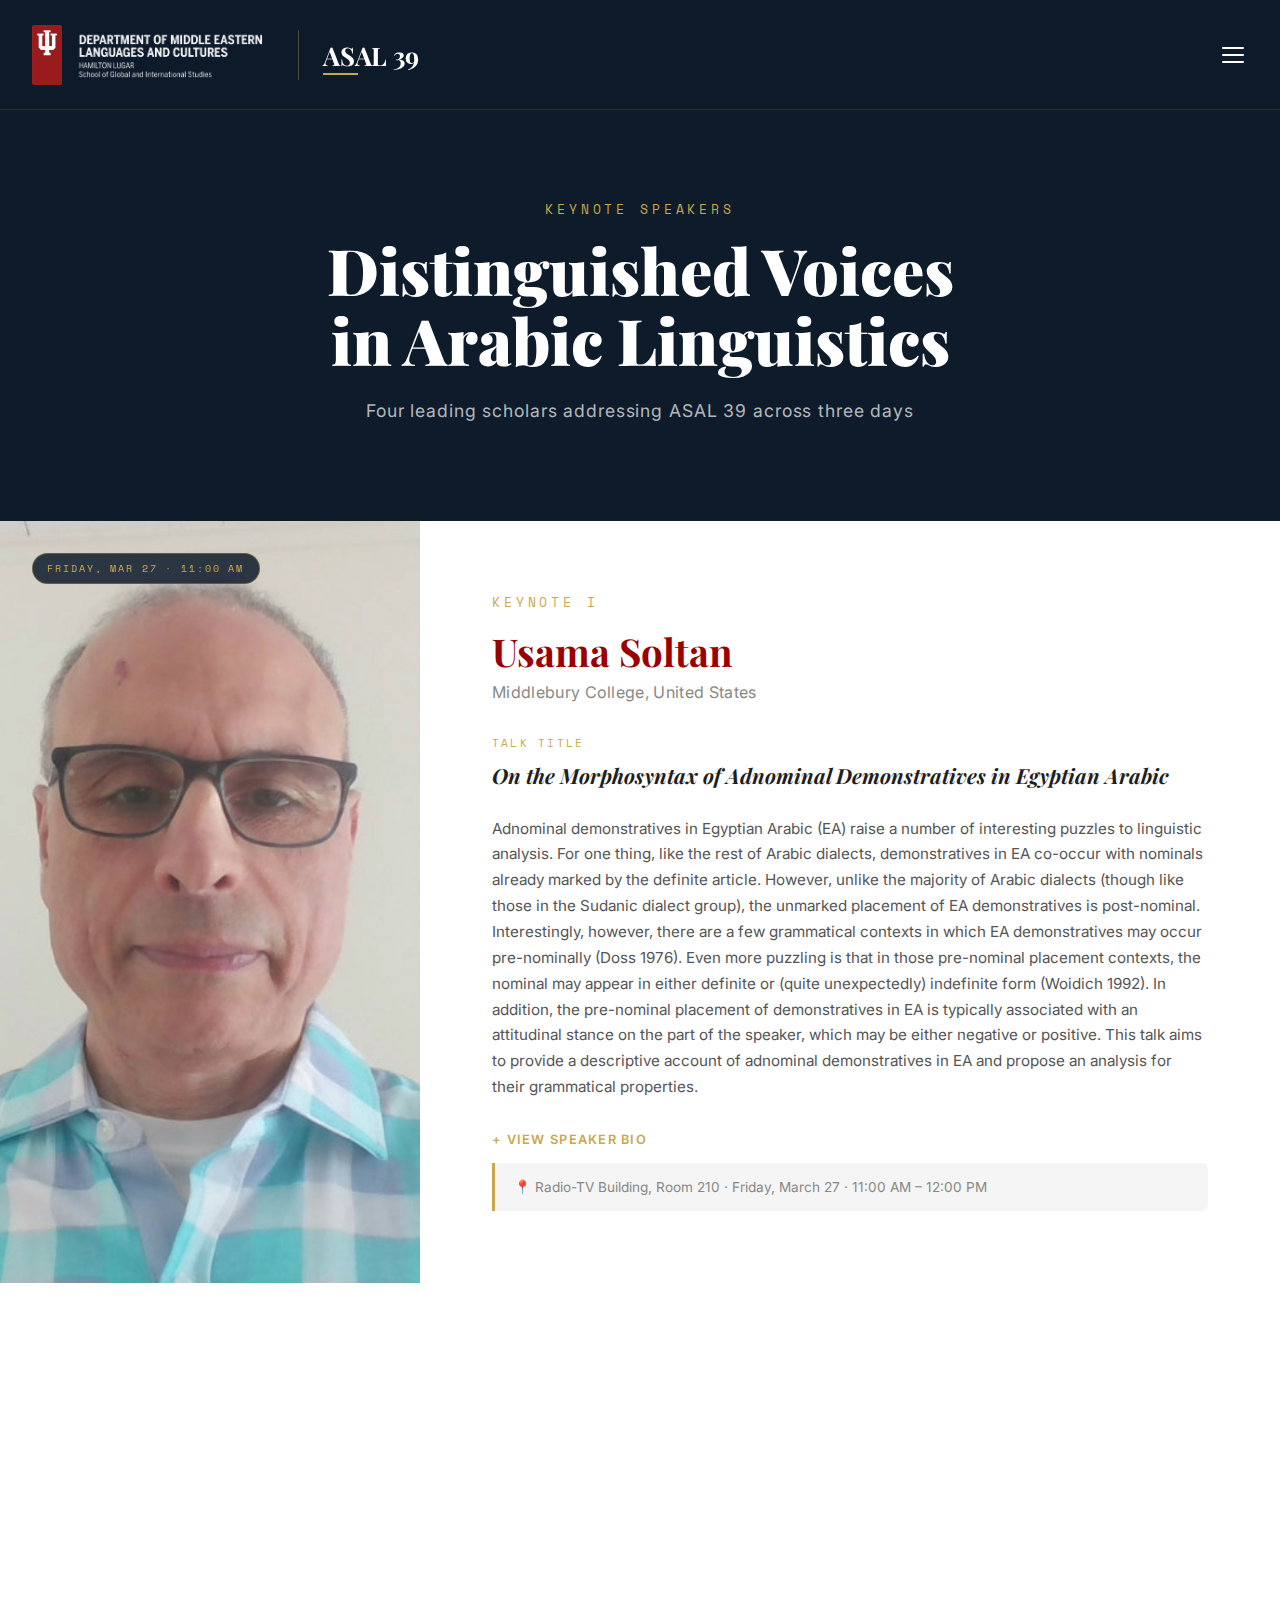
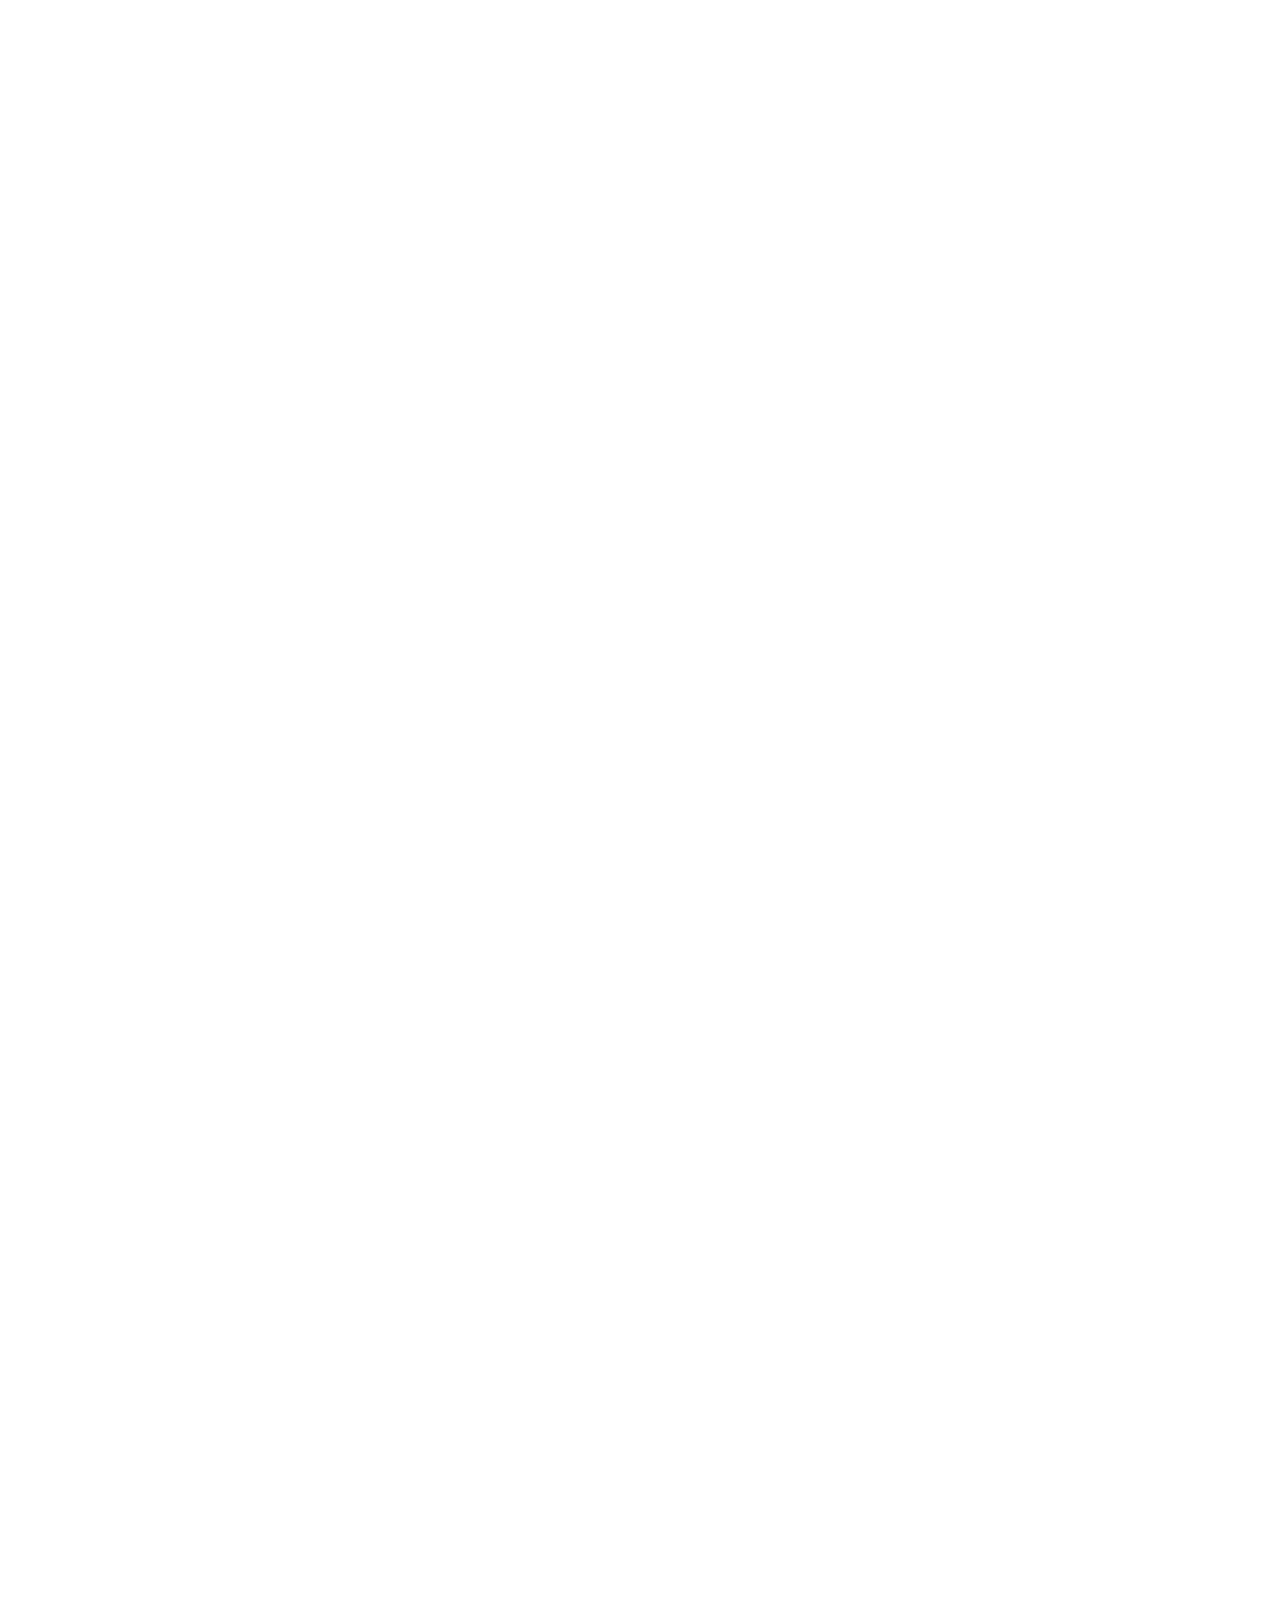
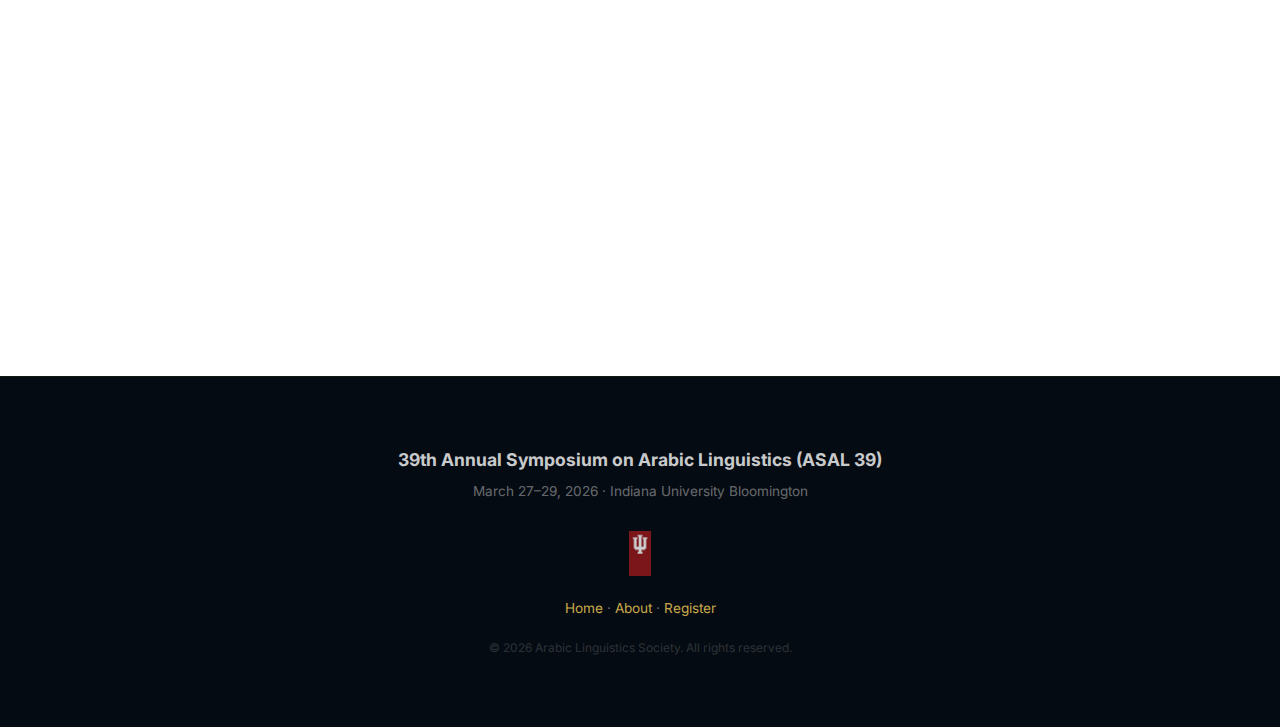
<file: keynotes.html>
<!DOCTYPE html>
<html lang="en">
<head>
<meta charset="UTF-8">
<meta name="viewport" content="width=device-width, initial-scale=1.0">
<title>Keynote Speakers — ASAL 39</title>
<link rel="preconnect" href="https://fonts.googleapis.com">
<link rel="preconnect" href="https://fonts.gstatic.com" crossorigin>
<link href="https://fonts.googleapis.com/css2?family=Playfair+Display:ital,wght@0,400;0,700;0,900;1,400;1,700&family=Inter:wght@300;400;500;600;700;800&family=Space+Mono:wght@400;700&display=swap" rel="stylesheet">
<style>
*, *::before, *::after { box-sizing: border-box; margin: 0; padding: 0; }

:root {
  --iu-crimson: #990000;
  --navy:       #0D1B2A;
  --gold:       #C9A84C;
  --offwhite:   #F7F5F0;
  --charcoal:   #1F1F1F;
  --white:      #FFFFFF;
}

html { scroll-behavior: smooth; }
body { font-family: 'Inter', sans-serif; color: var(--charcoal); background: var(--white); overflow-x: hidden; }

/* ══ NAVBAR (Consolidated from About) ══ */
nav {
  position: fixed;
  top: 0; left: 0; right: 0;
  z-index: 1000;
  background: rgba(13,27,42,0.97);
  backdrop-filter: blur(10px);
  -webkit-backdrop-filter: blur(10px);
  height: 110px;
  display: flex;
  align-items: center;
  justify-content: space-between;
  padding: 0 2rem;
  border-bottom: 1px solid rgba(201,168,76,0.15);
}

.nav-logo {
  display: flex;
  align-items: center;
  gap: 1.5rem;
  text-decoration: none;
}

.dept-logo-composite {
  display: flex;
  align-items: center;
  gap: 14px;
}
.logo-trident {
  height: 60px;
  width: auto;
  border-radius: 2px;
}
.logo-text-img {
  height: 48px;
  width: auto;
  filter: brightness(0) invert(1);
  opacity: 0.95;
}

.nav-logo-sep {
  display: block;
  width: 1px;
  height: 50px;
  background: rgba(201,168,76,0.35);
}

.nav-logo-text {
  font-family: 'Playfair Display', serif;
  color: var(--white);
  font-size: 1.6rem;
  font-weight: 700;
  position: relative;
  white-space: nowrap;
}
.nav-logo-text::after {
  content: '';
  position: absolute;
  bottom: -3px; left: 0;
  width: 35px; height: 2px;
  background: var(--gold);
}

.nav-links { display: flex; align-items: center; gap: 0.5rem; list-style: none; }
.nav-links a {
  color: rgba(255,255,255,0.82);
  text-decoration: none;
  font-size: 0.72rem;
  letter-spacing: 0.08em;
  text-transform: uppercase;
  padding: 0.4rem 0.75rem;
  position: relative;
  transition: color 0.2s;
  font-weight: 500;
}
.nav-links a::after {
  content: '';
  position: absolute;
  bottom: 0; left: 0.75rem; right: 0.75rem;
  height: 2px;
  background: var(--gold);
  transform: scaleX(0);
  transform-origin: left;
  transition: transform 0.25s ease;
}
.nav-links a:hover, .nav-links a.active { color: var(--white); }
.nav-links a.active::after { transform: scaleX(1); }

.nav-register {
  background: var(--iu-crimson) !important;
  color: var(--white) !important;
  border-radius: 50px !important;
  padding: 0.55rem 1.5rem !important;
  font-weight: 600 !important;
  margin-left: 0.5rem;
  transition: box-shadow 0.25s, transform 0.2s !important;
}

.hamburger {
  display: none; flex-direction: column; gap: 5px;
  cursor: pointer; padding: 4px; background: none; border: none;
  position: relative; z-index: 1001;
}
.hamburger span { display: block; width: 22px; height: 2px; background: var(--white); transition: all 0.3s; border-radius: 2px; }

.mobile-menu {
  display: none;
  position: fixed;
  inset: 0;
  background: rgba(13,27,42,0.80);
  z-index: 998;
  flex-direction: column;
  align-items: center;
  justify-content: center;
  gap: 1.15rem;
  padding: 2rem;
  backdrop-filter: blur(14px);
  -webkit-backdrop-filter: blur(14px);
}
.mobile-menu::before {
  content: '';
  position: absolute;
  inset: 0;
  background: radial-gradient(circle at 50% 20%, rgba(201,168,76,0.10), transparent 55%);
  pointer-events: none;
}
.mobile-menu.open { display: flex; }
.mobile-menu a {
  position: relative;
  z-index: 1;
  color: rgba(255,255,255,0.88);
  text-decoration: none;
  font-size: 1.1rem;
  letter-spacing: 0.08em;
  text-transform: uppercase;
  padding: 0.55rem 1rem;
  transition: color 0.2s, letter-spacing 0.2s, transform 0.2s;
  font-weight: 500;
  text-align: center;
}
.mobile-menu a:hover,
.mobile-menu a.active {
  color: var(--gold);
  letter-spacing: 0.12em;
  transform: translateY(-1px);
}
.mobile-menu .nav-register {
  z-index: 1;
  background: var(--iu-crimson) !important;
  color: var(--white) !important;
  border-radius: 999px !important;
  text-align: center;
  margin-top: 0.65rem;
  padding: 0.95rem 2.2rem !important;
  font-size: 1rem !important;
  letter-spacing: 0.06em;
  min-width: min(84vw, 320px);
}
body.menu-open { overflow: hidden; }
.hamburger.open span:nth-child(1) { transform: translateY(7px) rotate(45deg); }
.hamburger.open span:nth-child(2) { opacity: 0; }
.hamburger.open span:nth-child(3) { transform: translateY(-7px) rotate(-45deg); }

/* ══ PAGE HERO ══ */
.page-hero {
  background: var(--navy);
  padding: 200px 2rem 100px;
  text-align: center;
  position: relative;
}
.page-hero-inner { position: relative; z-index: 2; animation: fadeUp 1s ease; }
.eyebrow {
  font-family: 'Space Mono', monospace;
  font-size: 0.8rem;
  letter-spacing: 0.3em;
  text-transform: uppercase;
  color: var(--gold);
  margin-bottom: 1rem;
  display: block;
}
.page-hero h1 {
  font-family: 'Playfair Display', serif;
  color: var(--white);
  font-size: clamp(2.2rem, 5vw, 4rem);
  font-weight: 900;
  line-height: 1.1;
  margin-bottom: 1.5rem;
}
.page-hero p {
  color: rgba(255,255,255,0.7);
  font-size: 1.1rem;
  letter-spacing: 0.05em;
}

/* ══ KEYNOTE PANEL STYLING ══ */
.keynote-panel {
  display: grid;
  grid-template-columns: 420px 1fr;
  min-height: 500px;
  align-items: stretch;
}
.keynote-panel.flip { grid-template-columns: 1fr 420px; }
.keynote-panel.flip .kp-photo { order: 2; }
.keynote-panel.flip .kp-body  { order: 1; }

.kp-photo {
  overflow: hidden;
  position: relative;
  background: linear-gradient(135deg, #1a2a3a, #0d1b2a);
}
.kp-photo img {
  width: 100%; height: 100%;
  object-fit: cover;
  object-position: center top;
  display: block;
}
.kp-photo-placeholder {
  width: 100%; height: 100%; min-height: 420px;
  display: flex; align-items: center; justify-content: center;
  font-family: 'Playfair Display', serif;
  font-size: 6rem; font-weight: 700;
  color: rgba(255,255,255,.15);
  letter-spacing: .05em;
}
.kp-day-badge {
  position: absolute; top: 2rem; left: 2rem;
  background: rgba(13,27,42,.85);
  color: var(--gold);
  font-family: 'Space Mono', monospace;
  font-size: .65rem; letter-spacing: .18em;
  text-transform: uppercase;
  padding: .4rem .9rem;
  border-radius: 50px;
  border: 1px solid rgba(201,168,76,.35);
  backdrop-filter: blur(6px);
}

.kp-body {
  padding: 4.5rem;
  display: flex; flex-direction: column; justify-content: center;
}
.kp-body.dark { background: var(--navy); color: var(--white); }
.kp-body.light { background: var(--offwhite); }
.kp-body.white { background: var(--white); }

.kp-name {
  font-family: 'Playfair Display', serif;
  font-size: clamp(1.8rem, 3vw, 2.6rem);
  font-weight: 700;
  margin-bottom: .5rem;
  line-height: 1.2;
}
.kp-body.dark .kp-name { color: var(--white); }
.kp-body.light .kp-name, .kp-body.white .kp-name { color: var(--iu-crimson); }

.kp-affil {
  font-size: 1rem; color: #888; margin-bottom: 2rem;
  letter-spacing: .02em;
}
.kp-body.dark .kp-affil { color: rgba(255,255,255,.5); }

.kp-talk-label {
  font-family: 'Space Mono', monospace;
  font-size: .7rem; letter-spacing: .2em;
  text-transform: uppercase;
  color: var(--gold);
  margin-bottom: .6rem;
}
.kp-talk-title {
  font-family: 'Playfair Display', serif;
  font-size: 1.3rem; font-weight: 700;
  line-height: 1.5;
  font-style: italic;
  margin-bottom: 1.5rem;
}
.kp-body.dark .kp-talk-title { color: rgba(255,255,255,.9); }

.kp-abstract {
  font-size: 0.95rem;
  line-height: 1.7;
  color: #555;
  margin-bottom: 2rem;
}
.kp-body.dark .kp-abstract { color: rgba(255,255,255,0.7); }

.kp-bio-toggle {
  display: inline-block;
  font-size: 0.8rem;
  text-transform: uppercase;
  letter-spacing: 0.1em;
  color: var(--gold);
  text-decoration: none;
  font-weight: 600;
  margin-bottom: 1rem;
  cursor: pointer;
}
.kp-bio-toggle:hover { text-decoration: underline; }

.kp-bio {
  font-size: 0.9rem;
  line-height: 1.6;
  font-style: italic;
  padding: 1.5rem;
  background: rgba(0,0,0,0.03);
  border-radius: 8px;
  display: none;
}
.kp-body.dark .kp-bio { background: rgba(255,255,255,0.05); }
.kp-bio.open { display: block; animation: fadeIn 0.4s ease; }

.kp-session {
  margin-top: auto;
  padding: 1rem 1.2rem;
  border-left: 3px solid var(--gold);
  font-size: .85rem;
  color: #888;
  background: rgba(0,0,0,.04);
  border-radius: 0 6px 6px 0;
}
.kp-body.dark .kp-session { background: rgba(255,255,255,.05); color: rgba(255,255,255,.45); }

/* ══ FOOTER ══ */
footer {
  background: #050b12;
  color: rgba(255,255,255,0.4);
  text-align: center;
  padding: 4.5rem 2rem;
  border-top: 1px solid rgba(201,168,76,0.08);
  font-size: 0.85rem;
}
footer strong { color: rgba(255,255,255,0.8); display: block; margin-bottom: 0.8rem; font-size: 1.1rem; }
footer a { color: var(--gold); text-decoration: none; }

/* ══ REVEAL & UTILITIES ══ */
.reveal { opacity: 0; transform: translateY(30px); transition: opacity 0.8s ease, transform 0.8s ease; }
.reveal.visible { opacity: 1; transform: none; }
@keyframes fadeUp { from { opacity: 0; transform: translateY(30px); } to { opacity: 1; transform: none; } }
@keyframes fadeIn { from { opacity: 0; } to { opacity: 1; } }

@media (max-width: 1300px) { .nav-links { display: none; } .hamburger { display: flex; } }
@media (max-width: 1024px) {
  .keynote-panel, .keynote-panel.flip { grid-template-columns: 1fr; }
  .keynote-panel.flip .kp-photo { order: 0; }
  .keynote-panel.flip .kp-body  { order: 1; }
  .kp-body { padding: 3rem 2rem; }
  .logo-text-img, .nav-logo-sep { display: none; }
}
</style>
</head>
<body>

<!-- ══ NAVBAR ══ -->
<nav>
  <a href="index.html" class="nav-logo">
    <div class="dept-logo-composite">
      <img src="log.jpg" alt="IU Trident" class="logo-trident">
      <img src="o.png" alt="Department Branding" class="logo-text-img">
    </div>
    <span class="nav-logo-sep"></span>
    <span class="nav-logo-text">ASAL 39</span>
  </a>
  <ul class="nav-links">
    <li><a href="index.html">Home</a></li>
    <li><a href="about.html">About</a></li>
    <li><a href="keynotes.html" class="active">Keynotes</a></li>
    <li><a href="program.html">Program</a></li>
    <li><a href="practical.html">Practical Info</a></li>
    <li><a href="committee.html">Committee</a></li>
    <li><a href="https://indianauniv.ungerboeck.com/prod/emc00/register.aspx?aat=527a706245534d5349774b4742774c7a6d687970716f5a6858694f415a6a4337634e57444c5867464c45303d" class="nav-register">Register Now</a></li>
  </ul>
  <button class="hamburger" id="hamburger" aria-label="Menu">
    <span></span><span></span><span></span>
  </button>
</nav>

<div class="mobile-menu" id="mobileMenu">
  <a href="index.html">Home</a>
  <a href="about.html">About</a>
  <a href="keynotes.html">Keynotes</a>
  <a href="https://indianauniv.ungerboeck.com/prod/emc00/register.aspx?aat=527a706245534d5349774b4742774c7a6d687970716f5a6858694f415a6a4337634e57444c5867464c45303d" target="_blank" class="nav-register">Register Now</a>
</div>

<!-- ══ PAGE HERO ══ -->
<div class="page-hero">
  <div class="page-hero-inner">
    <span class="eyebrow">Keynote Speakers</span>
    <h1>Distinguished Voices<br>in Arabic Linguistics</h1>
    <p>Four leading scholars addressing ASAL 39 across three days</p>
  </div>
</div>

<!-- ══ SPEAKER 1: Usama Soltan ══ -->
<div class="keynote-panel reveal">
  <div class="kp-photo">
    <img src="Usama.png" alt="Usama Soltan" onerror="this.style.display='none'; this.nextElementSibling.style.display='flex';">
    <div class="kp-photo-placeholder" style="display:none;">US</div>
    <span class="kp-day-badge">Friday, Mar 27 · 11:00 AM</span>
  </div>
  <div class="kp-body white">
    <span class="eyebrow">Keynote I</span>
    <h2 class="kp-name">Usama Soltan</h2>
    <p class="kp-affil">Middlebury College, United States</p>
    <p class="kp-talk-label">Talk Title</p>
    <p class="kp-talk-title">On the Morphosyntax of Adnominal Demonstratives in Egyptian Arabic</p>
    <div class="kp-abstract">
      Adnominal demonstratives in Egyptian Arabic (EA) raise a number of interesting puzzles to linguistic analysis. For one thing, like the rest of Arabic dialects, demonstratives in EA co-occur with nominals already marked by the definite article. However, unlike the majority of Arabic dialects (though like those in the Sudanic dialect group), the unmarked placement of EA demonstratives is post-nominal. Interestingly, however, there are a few grammatical contexts in which EA demonstratives may occur pre-nominally (Doss 1976). Even more puzzling is that in those pre-nominal placement contexts, the nominal may appear in either definite or (quite unexpectedly) indefinite form (Woidich 1992). In addition, the pre-nominal placement of demonstratives in EA is typically associated with an attitudinal stance on the part of the speaker, which may be either negative or positive. This talk aims to provide a descriptive account of adnominal demonstratives in EA and propose an analysis for their grammatical properties.
    </div>
    <div class="kp-bio-toggle" onclick="toggleBio(this)">+ View Speaker Bio</div>
    <div class="kp-bio">
      Usama Soltan is Professor of Arabic and Linguistics at Middlebury College in Vermont, USA, where he teaches courses on Arabic language and culture, Arabic linguistics and sociolinguistics, and general linguistics. He holds a PhD in linguistics from the University of Maryland, College Park, and his research primarily focuses on the investigation of syntactic and morphosyntactic phenomena in Arabic dialects, specifically in Standard Arabic and Egyptian Arabic. His work on Arabic syntax has investigated issues related to clause structure, word order, agreement and case, negation patterns, negative polarity and negative concord, wh-questions, exceptives, and ellipsis.
    </div>
    <div class="kp-session">📍 Radio-TV Building, Room 210 · Friday, March 27 · 11:00 AM – 12:00 PM</div>
  </div>
</div>

<!-- ══ SPEAKER 2: Muhammad Abdul-Mageed ══ -->
<div class="keynote-panel flip reveal">
  <div class="kp-photo">
    <img src="Muhammad.jpg" alt="Muhammad Abdul-Mageed" onerror="this.style.display='none'; this.nextElementSibling.style.display='flex';">
    <div class="kp-photo-placeholder" style="display:none;">MA</div>
    <span class="kp-day-badge">Friday, Mar 27 · 4:50 PM</span>
  </div>
  <div class="kp-body dark">
    <span class="eyebrow">Keynote II</span>
    <h2 class="kp-name">Muhammad Abdul-Mageed</h2>
    <p class="kp-affil">The University of British Columbia, Canada</p>
    <p class="kp-talk-label">Talk Title</p>
    <p class="kp-talk-title">TBA</p>
    <div class="kp-abstract">
      Abstract for Muhammad Abdul-Mageed's talk will be announced soon. Please check back for updates.
    </div>
    <div class="kp-session">📍 Radio-TV Building, Room 210 · Friday, March 27 · 4:50 PM – 5:50 PM</div>
  </div>
</div>

<!-- ══ SPEAKER 3: Jalal Al-Tamimi ══ -->
<div class="keynote-panel reveal">
  <div class="kp-photo">
    <div class="kp-photo-placeholder">JA</div>
    <span class="kp-day-badge">Saturday, Mar 28 · 11:15 AM</span>
  </div>
  <div class="kp-body light">
    <span class="eyebrow">Keynote III</span>
    <h2 class="kp-name">Jalal Al-Tamimi</h2>
    <p class="kp-affil">Université Paris Cité, France</p>
    <p class="kp-talk-label">Talk Title</p>
    <p class="kp-talk-title">On the Role of Fine Phonetic Detail in Arabic Phonology</p>
    <div class="kp-abstract">
      During this talk, I’ll present a series of research activities emphasising the role of fine phonetic detail (FPD) and its contribution to describing gradiency in phonology. FPD relates to speaker-specific details, which are stored in the mental representation and are used to identify specific categories and/or the speaker/dialect, following exemplar-based approaches to speech production and perception. In the Arabic context, we look at examples relating to gemination and how FDP allowed to refine the phonological description of the feature [±Tense]. We then move to the voicing contrast, with and without interaction with gemination showing that the features [±Tense] and [±Voice] are active, but are dialect-specific and receive gradient specification. We then move to pharyngealised and guttural consonants in Arabic, which all share a gradient feature [±CET] (for Constricted Epilaryngeal Tube). Finally, using FDP we demonstrate its usefulness in identifying dialectal differences from a geolinguistic and sociolinguistic points of view.
    </div>
    <div class="kp-bio-toggle" onclick="toggleBio(this)">+ View Speaker Bio</div>
    <div class="kp-bio">
      Dr Jalal Al-Tamimi is Associate Professor of Experimental Psycholinguistics and Phonology at Université Paris Cité. After receiving his PhD in 2007 from Lyon University, he worked at Newcastle University, UK between 2007-2021 (researcher and Senior Lecturer), and is Associate Professor at Université Paris Cité since 2021. He is a Lab Phonologist, looking at the links between production, perception, and learning using articulatory, acoustic, behavioural, and computational techniques. He authored over 50 peer reviewed journal articles and in prestigious conferences, and supervised 16 PhD students. He co-developed Arabic WebMAUS for forced-alignment and received in 2023 his HDR documenting the contribution of fine phonetic detail to gradiency in phonology.
    </div>
    <div class="kp-session">📍 Radio-TV Building, Room 210 · Saturday, March 28 · 11:15 AM – 12:15 PM</div>
  </div>
</div>

<!-- ══ SPEAKER 4: Nihal Nagi Sarhan ══ -->
<div class="keynote-panel flip reveal">
  <div class="kp-photo">
    <img src="Nihal.jpeg" alt="Nihal Nagi Sarhan" onerror="this.style.display='none'; this.nextElementSibling.style.display='flex';">
    <div class="kp-photo-placeholder" style="display:none;">NN</div>
    <span class="kp-day-badge">Saturday, Mar 28 · 5:10 PM</span>
  </div>
  <div class="kp-body dark">
    <span class="eyebrow">Keynote IV</span>
    <h2 class="kp-name">Nihal Nagi Sarhan</h2>
    <p class="kp-affil">Ain Shams University, Egypt</p>
    <p class="kp-talk-label">Talk Title</p>
    <p class="kp-talk-title">Scripts of Power: Decoding Cairo’s Linguistic Landscape</p>
    <div class="kp-abstract">
      The linguistic landscape -the constellation of written signs in public space- has gradually evolved from being largely approached in descriptive terms into a robust cue of  ethnographic typology (Blommaert & Maly, 2019), a strategic site for language planning and policy (Shohamy, 2015) and a dynamic space for pedagogical engagement (Cenoz and Gorter, 2021). This talk shows how the use of Franco (Arabizi) -writing Arabic in Latin letters- on the linguistic landscape creates a crossroads of these trajectories. Drawing on the Cairene linguistic landscape, I trace the migration of Franco/Arabizi from digital interactions between millennials into physical signage, as a parallel code alongside Modern Standard Arabic, dialectal Arabic, and English. Its physical visibility signals a horizontal shift in linguistic capital (Bourdieu, 1991), indexing a social group whose symbolic power is addressed via a newly designed (Bell 2001) hybrid textuality that challenges established classificatory frameworks. Arabizi also unsettles vertical hierarchies of the “levels of modern Arabic” as defined by Badawi (1975) and later scholarship (e.g., 2020), both theoretically and pedagogically. This talk offers critical implications for the broader field. For the theoretical linguist, it invites a re-evaluation of what constitutes a "written variety" and/or a level of contemporary Arabic in the 21st century. For practitioners and educators, it calls for a dialogue on the relevance of "standard" varieties in an increasingly Arabizi-mediated digital and public sphere. Ultimately, it seeks to answer: who owns the linguistic landscape? And equally important, which linguistic capital would gain more value over the near and distant future?
    </div>
    <div class="kp-bio-toggle" onclick="toggleBio(this)">+ View Speaker Bio</div>
    <div class="kp-bio">
      Nihal Nagi Sarhan is Professor of Linguistics at the Faculty of Al-Alsun, Ain Shams University. Her work spans sociolinguistics, discourse analysis, and gender studies. Her research examines language as a resource for identity construction, social stratification, and political negotiation. Her recent publications include The Role of Perceived Self–Other Similarity in Mitigating Arabic Hate Speech during Pandemics; From “Operation Cast Lead” to “Operation Swords of Iron”; A Critical Stylistic Analysis of Ideologies of Masculinity and Femininity in Folktales of Egypt (1980), A Tale of a City: The Linguistic Landscape of Cairo Streets; and “Because I Am a Girl”: Identity and Positioning in Afghani Women’s Narratives. She teaches undergraduate and graduate courses in sociolinguistics and discourse studies, serves on the editorial board of the Journal of Arabic Sociolinguistics, and supervises MA and PhD theses.
    </div>
    <div class="kp-session">📍 Radio-TV Building, Room 210 · Saturday, March 28 · 5:10 PM – 6:10 PM</div>
  </div>
</div>

<!-- ══ FOOTER ══ -->
<footer>
  <p><strong>39th Annual Symposium on Arabic Linguistics (ASAL 39)</strong></p>
  <p>March 27–29, 2026 · Indiana University Bloomington</p>
  <div style="margin-top:2rem; opacity: 0.8; display: flex; justify-content: center;">
     <img src="log.jpg" style="height: 45px;" alt="IU Trident">
  </div>
  <p style="margin-top:1.5rem;">
    <a href="index.html">Home</a> · <a href="about.html">About</a> · <a href="#">Register</a>
  </p>
  <p style="margin-top:1.5rem;font-size:.75rem; opacity: 0.4;">© 2026 Arabic Linguistics Society. All rights reserved.</p>
</footer>

<script>
/* ── NAVIGATION ── */
const ham = document.getElementById('hamburger');
const mob = document.getElementById('mobileMenu');
ham.addEventListener('click', () => { ham.classList.toggle('open'); mob.classList.toggle('open'); });

/* ── BIO TOGGLE ── */
function toggleBio(btn) {
  const bio = btn.nextElementSibling;
  bio.classList.toggle('open');
  btn.innerText = bio.classList.contains('open') ? '- Hide Speaker Bio' : '+ View Speaker Bio';
}

/* ── SCROLL REVEAL ── */
const obs = new IntersectionObserver(entries => {
  entries.forEach(e => { if (e.isIntersecting) { e.target.classList.add('visible'); obs.unobserve(e.target); } });
}, { threshold: 0.1 });
document.querySelectorAll('.reveal').forEach(el => obs.observe(el));
</script>
</body>
</html>
</file>
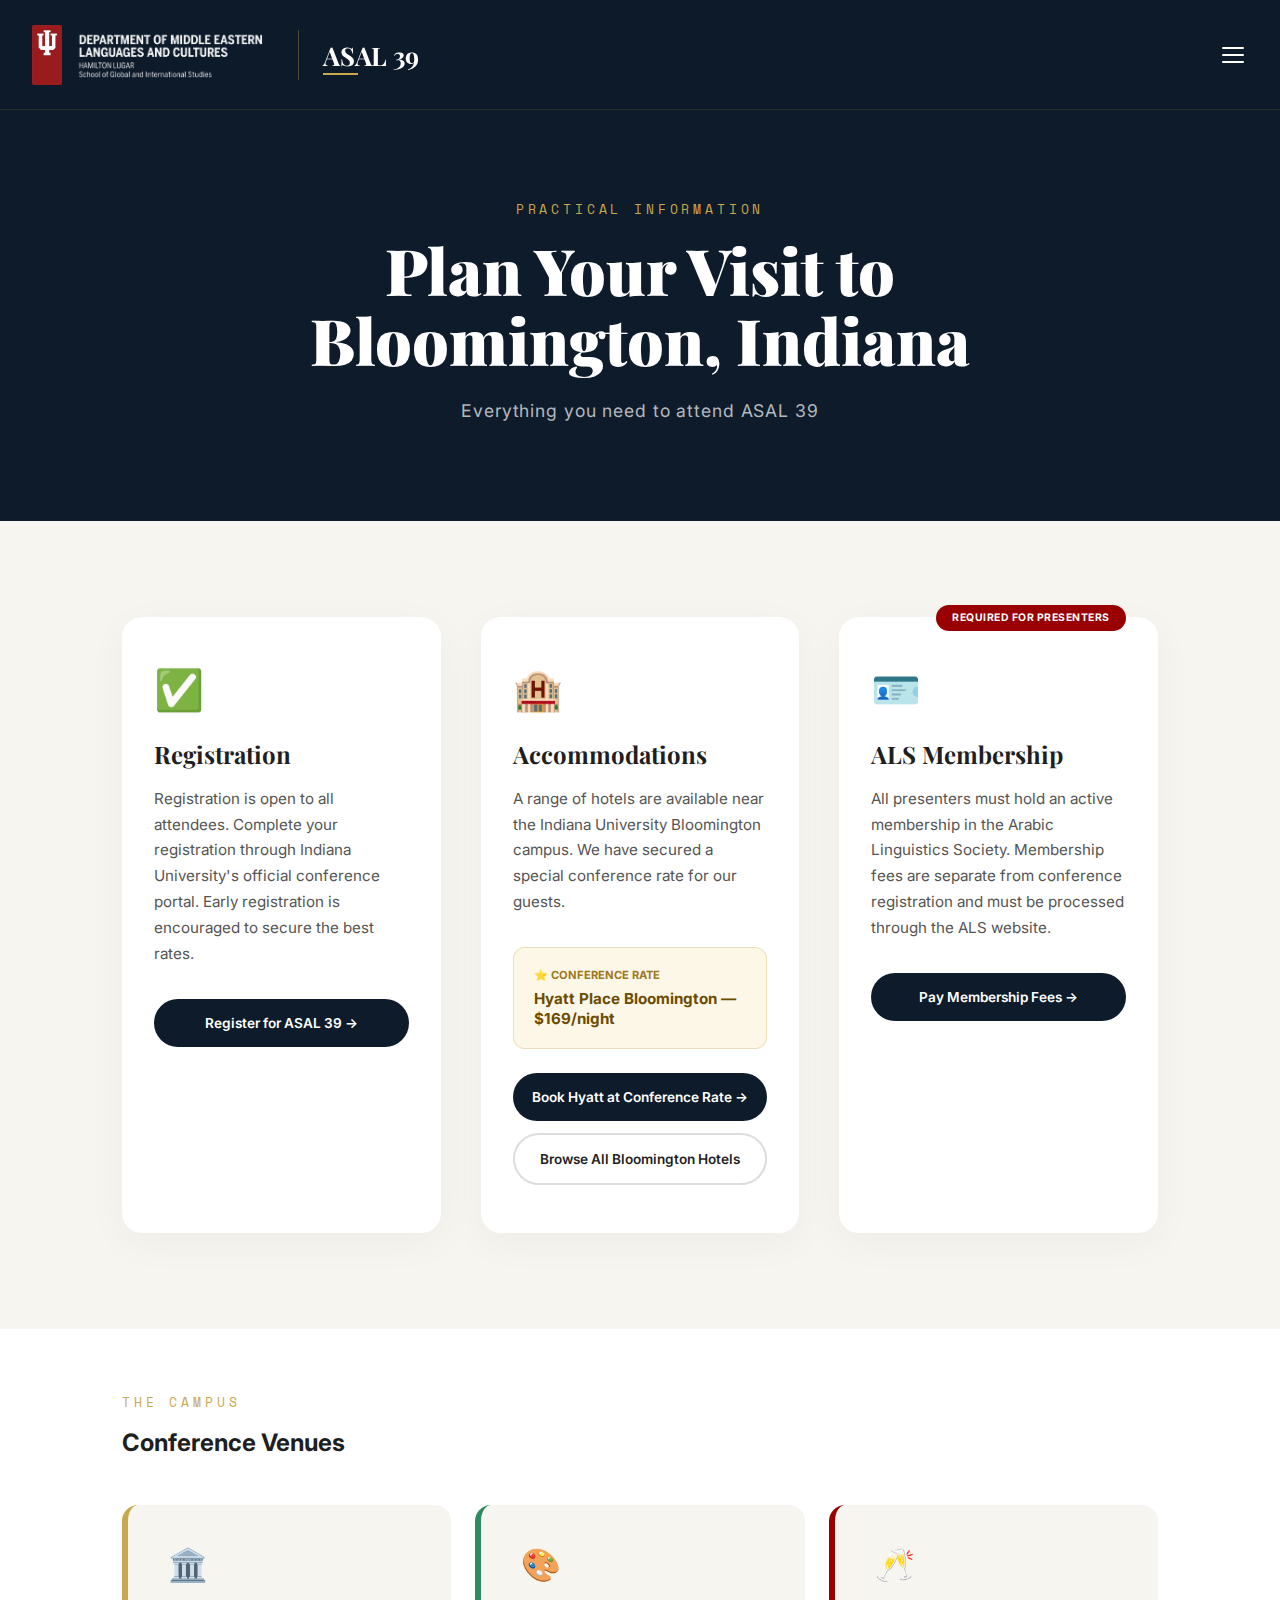
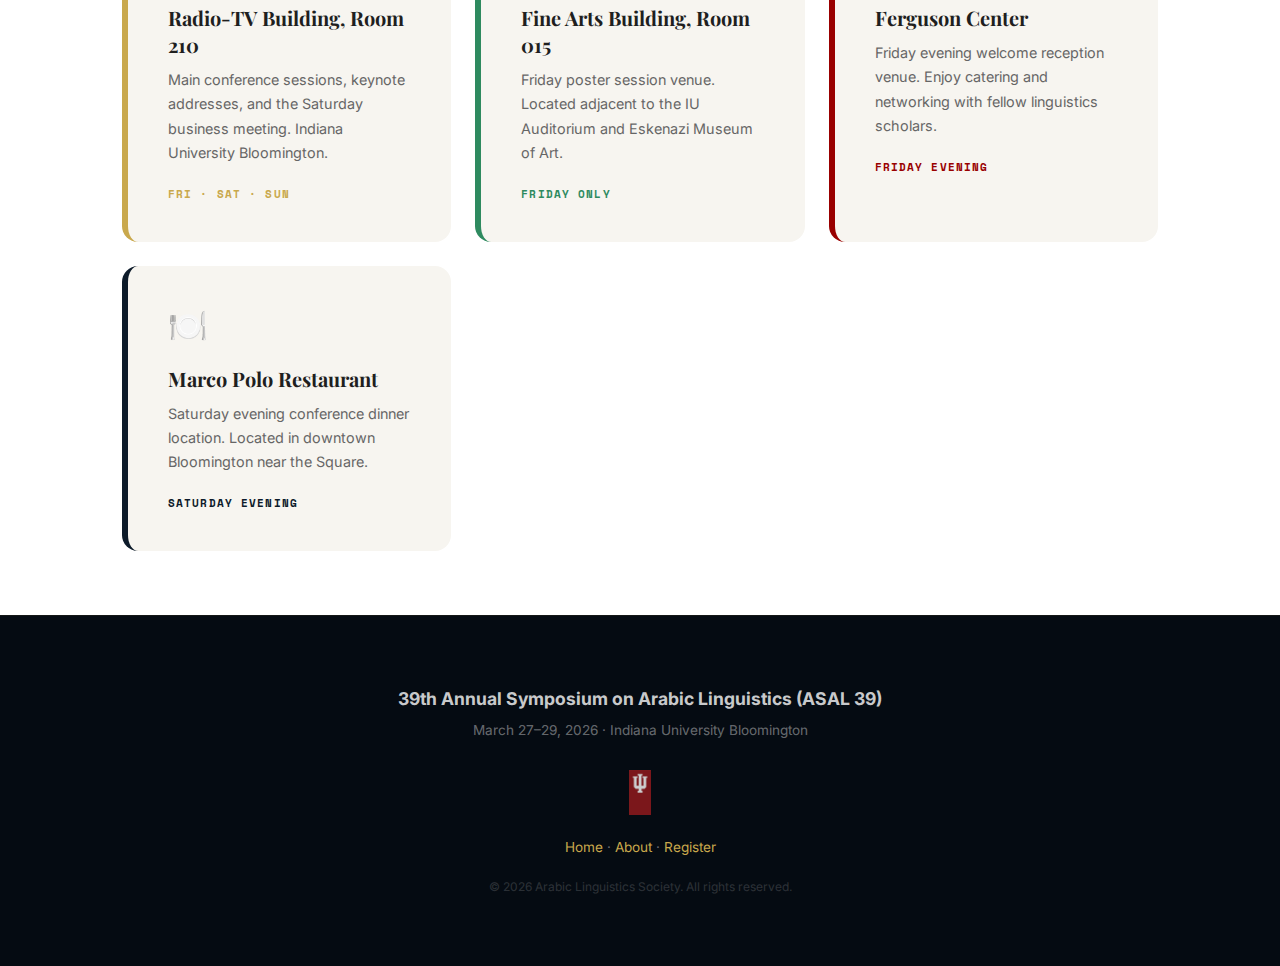
<file: practical.html>
<!DOCTYPE html>
<html lang="en">
<head>
<meta charset="UTF-8">
<meta name="viewport" content="width=device-width, initial-scale=1.0">
<title>Practical Information — ASAL 39</title>
<link rel="preconnect" href="https://fonts.googleapis.com">
<link rel="preconnect" href="https://fonts.gstatic.com" crossorigin>
<link href="https://fonts.googleapis.com/css2?family=Playfair+Display:ital,wght@0,400;0,700;0,900;1,400;1,700&family=Inter:wght@300;400;500;600;700;800&family=Space+Mono:wght@400;700&display=swap" rel="stylesheet">
<style>
*, *::before, *::after { box-sizing: border-box; margin: 0; padding: 0; }

:root {
  --iu-crimson: #990000;
  --navy:       #0D1B2A;
  --gold:       #C9A84C;
  --offwhite:   #F7F5F0;
  --charcoal:   #1F1F1F;
  --white:      #FFFFFF;
}

html { scroll-behavior: smooth; }
body { font-family: 'Inter', sans-serif; color: var(--charcoal); background: var(--white); overflow-x: hidden; }

/* ══ NAVBAR ══ */
nav {
  position: fixed;
  top: 0; left: 0; right: 0;
  z-index: 1000;
  background: rgba(13,27,42,0.97);
  backdrop-filter: blur(10px);
  -webkit-backdrop-filter: blur(10px);
  height: 110px;
  display: flex;
  align-items: center;
  justify-content: space-between;
  padding: 0 2rem;
  border-bottom: 1px solid rgba(201,168,76,0.15);
}

.nav-logo {
  display: flex;
  align-items: center;
  gap: 1.5rem;
  text-decoration: none;
}

.dept-logo-composite {
  display: flex;
  align-items: center;
  gap: 14px;
}
.logo-trident {
  height: 60px;
  width: auto;
  border-radius: 2px;
}
.logo-text-img {
  height: 48px;
  width: auto;
  filter: brightness(0) invert(1);
  opacity: 0.95;
}

.nav-logo-sep {
  display: block;
  width: 1px;
  height: 50px;
  background: rgba(201,168,76,0.35);
}

.nav-logo-text {
  font-family: 'Playfair Display', serif;
  color: var(--white);
  font-size: 1.6rem;
  font-weight: 700;
  position: relative;
  white-space: nowrap;
}
.nav-logo-text::after {
  content: '';
  position: absolute;
  bottom: -3px; left: 0;
  width: 35px; height: 2px;
  background: var(--gold);
}

.nav-links { display: flex; align-items: center; gap: 0.5rem; list-style: none; }
.nav-links a {
  color: rgba(255,255,255,0.82);
  text-decoration: none;
  font-size: 0.72rem;
  letter-spacing: 0.08em;
  text-transform: uppercase;
  padding: 0.4rem 0.75rem;
  position: relative;
  transition: color 0.2s;
  font-weight: 500;
}
.nav-links a::after {
  content: '';
  position: absolute;
  bottom: 0; left: 0.75rem; right: 0.75rem;
  height: 2px;
  background: var(--gold);
  transform: scaleX(0);
  transform-origin: left;
  transition: transform 0.25s ease;
}
.nav-links a:hover, .nav-links a.active { color: var(--white); }
.nav-links a.active::after { transform: scaleX(1); }

.nav-register {
  background: var(--iu-crimson) !important;
  color: var(--white) !important;
  border-radius: 50px !important;
  padding: 0.55rem 1.5rem !important;
  font-weight: 600 !important;
  margin-left: 0.5rem;
  transition: box-shadow 0.25s, transform 0.2s !important;
}
.nav-register:hover { box-shadow: 0 0 18px rgba(153,0,0,0.5) !important; transform: translateY(-1px) !important; }

.hamburger {
  display: none; flex-direction: column; gap: 5px;
  cursor: pointer; padding: 4px; background: none; border: none;
  position: relative; z-index: 1001;
}
.hamburger span { display: block; width: 22px; height: 2px; background: var(--white); transition: all 0.3s; border-radius: 2px; }

.mobile-menu {
  display: none;
  position: fixed;
  inset: 0;
  background: rgba(13,27,42,0.80);
  z-index: 998;
  flex-direction: column;
  align-items: center;
  justify-content: center;
  gap: 1.15rem;
  padding: 2rem;
  backdrop-filter: blur(14px);
  -webkit-backdrop-filter: blur(14px);
}
.mobile-menu::before {
  content: '';
  position: absolute;
  inset: 0;
  background: radial-gradient(circle at 50% 20%, rgba(201,168,76,0.10), transparent 55%);
  pointer-events: none;
}
.mobile-menu.open { display: flex; }
.mobile-menu a {
  position: relative;
  z-index: 1;
  color: rgba(255,255,255,0.88);
  text-decoration: none;
  font-size: 1.1rem;
  letter-spacing: 0.08em;
  text-transform: uppercase;
  padding: 0.55rem 1rem;
  transition: color 0.2s, letter-spacing 0.2s, transform 0.2s;
  font-weight: 500;
  text-align: center;
}
.mobile-menu a:hover,
.mobile-menu a.active {
  color: var(--gold);
  letter-spacing: 0.12em;
  transform: translateY(-1px);
}
.mobile-menu .nav-register {
  z-index: 1;
  background: var(--iu-crimson) !important;
  color: var(--white) !important;
  border-radius: 999px !important;
  text-align: center;
  margin-top: 0.65rem;
  padding: 0.95rem 2.2rem !important;
  font-size: 1rem !important;
  letter-spacing: 0.06em;
  min-width: min(84vw, 320px);
}
body.menu-open { overflow: hidden; }
.hamburger.open span:nth-child(1) { transform: translateY(7px) rotate(45deg); }
.hamburger.open span:nth-child(2) { opacity: 0; }
.hamburger.open span:nth-child(3) { transform: translateY(-7px) rotate(-45deg); }

/* ══ PAGE HERO ══ */
.page-hero {
  background: var(--navy);
  padding: 200px 2rem 100px;
  text-align: center;
  position: relative;
}
.page-hero-inner { position: relative; z-index: 2; animation: fadeUp 1s ease; }
.eyebrow {
  font-family: 'Space Mono', monospace;
  font-size: 0.8rem;
  letter-spacing: 0.3em;
  text-transform: uppercase;
  color: var(--gold);
  margin-bottom: 1rem;
  display: block;
}
.page-hero h1 {
  font-family: 'Playfair Display', serif;
  color: var(--white);
  font-size: clamp(2.2rem, 5vw, 4rem);
  font-weight: 900;
  line-height: 1.1;
  margin-bottom: 1.5rem;
}
.page-hero p {
  color: rgba(255,255,255,0.7);
  font-size: 1.1rem;
  letter-spacing: 0.05em;
}

/* ══ PRACTICAL GRID ══ */
.section-inner { max-width: 1100px; margin: 0 auto; padding: 6rem 2rem; }
.practical-grid {
  display: grid;
  grid-template-columns: repeat(auto-fit, minmax(300px, 1fr));
  gap: 2.5rem;
}
.info-card {
  background: var(--white);
  padding: 3rem 2rem;
  border-radius: 20px;
  box-shadow: 0 10px 40px rgba(0,0,0,0.04);
  display: flex;
  flex-direction: column;
  position: relative;
  transition: transform 0.3s ease;
}
.info-card:hover { transform: translateY(-10px); }
.info-icon { font-size: 2.5rem; margin-bottom: 1.5rem; display: block; }
.info-heading {
  font-family: 'Playfair Display', serif;
  font-size: 1.5rem;
  font-weight: 700;
  margin-bottom: 1rem;
}
.info-text { font-size: 0.95rem; line-height: 1.7; color: #555; margin-bottom: 2rem; }

.required-badge {
  position: absolute; top: -12px; right: 2rem;
  background: var(--iu-crimson);
  color: white;
  font-size: 0.65rem;
  font-weight: 700;
  text-transform: uppercase;
  padding: 0.4rem 1rem;
  border-radius: 50px;
  letter-spacing: 0.05em;
}

.hotel-deal {
  background: #fdf7e8;
  padding: 1.25rem;
  border-radius: 12px;
  margin-bottom: 1.5rem;
  border: 1px solid rgba(201,168,76,0.3);
}
.hotel-deal span { display: block; font-size: 0.7rem; text-transform: uppercase; color: #a07820; font-weight: 700; margin-bottom: 0.4rem; }
.hotel-deal strong { color: #6b4c00; font-size: 0.95rem; }

.btn-full {
  display: block;
  width: 100%;
  padding: 1rem;
  background: var(--navy);
  color: white;
  text-align: center;
  text-decoration: none;
  border-radius: 50px;
  font-weight: 600;
  font-size: 0.85rem;
  margin-bottom: 0.75rem;
  transition: all 0.2s;
}
.btn-full:hover { background: var(--iu-crimson); transform: scale(1.02); }

.btn-outline {
  display: block;
  width: 100%;
  padding: 1rem;
  border: 2px solid #ddd;
  color: var(--charcoal);
  text-align: center;
  text-decoration: none;
  border-radius: 50px;
  font-weight: 600;
  font-size: 0.85rem;
  transition: all 0.2s;
}
.btn-outline:hover { border-color: var(--gold); color: var(--gold); }

/* ══ VENUE CARDS ══ */
.venue-card {
  background: var(--offwhite);
  border-radius: 16px;
  padding: 2.5rem;
  border-left: 6px solid var(--gold);
  transition: all 0.3s;
}
.venue-card:hover { background: white; box-shadow: 0 15px 35px rgba(0,0,0,0.05); }
.venue-icon { font-size: 2rem; margin-bottom: 1.25rem; }
.venue-title { font-family: 'Playfair Display', serif; font-size: 1.25rem; font-weight: 700; margin-bottom: 0.6rem; }
.venue-desc { font-size: 0.9rem; color: #666; line-height: 1.7; margin-bottom: 1rem; }
.venue-days { font-family: 'Space Mono', monospace; font-size: 0.7rem; color: var(--gold); font-weight: 700; text-transform: uppercase; letter-spacing: 0.1em; }

/* ══ FOOTER ══ */
footer {
  background: #050b12;
  color: rgba(255,255,255,0.4);
  text-align: center;
  padding: 4.5rem 2rem;
  border-top: 1px solid rgba(201,168,76,0.08);
  font-size: 0.85rem;
}
footer strong { color: rgba(255,255,255,0.8); display: block; margin-bottom: 0.8rem; font-size: 1.1rem; }
footer a { color: var(--gold); text-decoration: none; }

/* ══ UTILITIES ══ */
.reveal { opacity: 0; transform: translateY(30px); transition: opacity 0.8s ease, transform 0.8s ease; }
.reveal.visible { opacity: 1; transform: none; }
@keyframes fadeUp { from { opacity: 0; transform: translateY(30px); } to { opacity: 1; transform: none; } }

@media (max-width: 1300px) { .nav-links { display: none; } .hamburger { display: flex; } }
@media (max-width: 900px) {
  .logo-text-img, .nav-logo-sep { display: none; }
  .nav-logo-text { font-size: 1.3rem; }
}
</style>
</head>
<body>

<!-- ══ NAVBAR ══ -->
<nav>
  <a href="index.html" class="nav-logo">
    <div class="dept-logo-composite">
      <img src="log.jpg" alt="IU Trident" class="logo-trident">
      <img src="o.png" alt="Department Branding" class="logo-text-img">
    </div>
    <span class="nav-logo-sep"></span>
    <span class="nav-logo-text">ASAL 39</span>
  </a>
  <ul class="nav-links">
    <li><a href="index.html">Home</a></li>
    <li><a href="about.html">About</a></li>
    <li><a href="keynotes.html">Keynotes</a></li>
    <li><a href="program.html">Program</a></li>
    <li><a href="practical.html" class="active">Practical Info</a></li>
    <li><a href="committee.html">Committee</a></li>
    <li><a href="https://indianauniv.ungerboeck.com/prod/emc00/register.aspx?aat=527a706245534d5349774b4742774c7a6d687970716f5a6858694f415a6a4337634e57444c5867464c45303d" class="nav-register">Register Now</a></li>
  </ul>
  <button class="hamburger" id="hamburger" aria-label="Menu">
    <span></span><span></span><span></span>
  </button>
</nav>

<div class="mobile-menu" id="mobileMenu">
  <a href="index.html">Home</a>
  <a href="about.html">About</a>
  <a href="keynotes.html">Keynotes</a>
  <a href="program.html">Program</a>
  <a href="https://indianauniv.ungerboeck.com/prod/emc00/register.aspx?aat=527a706245534d5349774b4742774c7a6d687970716f5a6858694f415a6a4337634e57444c5867464c45303d" class="nav-register">Register Now</a>
</div>

<!-- ══ PAGE HERO ══ -->
<div class="page-hero">
  <div class="page-hero-inner">
    <span class="eyebrow">Practical Information</span>
    <h1>Plan Your Visit to<br>Bloomington, Indiana</h1>
    <p>Everything you need to attend ASAL 39</p>
  </div>
</div>

<!-- ══ PRACTICAL CARDS ══ -->
<section style="background:var(--offwhite);">
  <div class="section-inner">
    <div class="practical-grid">

      <!-- REGISTRATION -->
      <div class="info-card reveal">
        <span class="info-icon">✅</span>
        <h3 class="info-heading">Registration</h3>
        <p class="info-text">
          Registration is open to all attendees. Complete your registration through Indiana University's official conference portal. Early registration is encouraged to secure the best rates.
        </p>
        <a href="https://indianauniv.ungerboeck.com/prod/emc00/register.aspx?aat=527a706245534d5349774b4742774c7a6d687970716f5a6858694f415a6a4337634e57444c5867464c45303d"
           target="_blank" class="btn-full">Register for ASAL 39 →</a>
      </div>

      <!-- ACCOMMODATIONS -->
      <div class="info-card reveal">
        <span class="info-icon">🏨</span>
        <h3 class="info-heading">Accommodations</h3>
        <p class="info-text">A range of hotels are available near the Indiana University Bloomington campus. We have secured a special conference rate for our guests.</p>
        <div class="hotel-deal">
          <span>⭐ Conference Rate</span>
          <strong>Hyatt Place Bloomington — $169/night</strong>
        </div>
        <a href="https://www.hyatt.com/hyatt-place/en-US/bmgzb-hyatt-place-bloomington?corp_id=g-AS39"
           target="_blank" class="btn-full">Book Hyatt at Conference Rate →</a>
        <a href="https://www.visitbloomington.com/hotels/hotels-and-motels/"
           target="_blank" class="btn-outline">Browse All Bloomington Hotels</a>
      </div>

      <!-- MEMBERSHIP -->
      <div class="info-card reveal">
        <span class="required-badge">Required for Presenters</span>
        <span class="info-icon">🪪</span>
        <h3 class="info-heading">ALS Membership</h3>
        <p class="info-text">
          All presenters must hold an active membership in the Arabic Linguistics Society. Membership fees are separate from conference registration and must be processed through the ALS website.
        </p>
        <a href="https://arabic-linguistics-society.uwm.edu/als-membership/"
           target="_blank" class="btn-full">Pay Membership Fees →</a>
      </div>

    </div>
  </div>
</section>

<!-- ══ VENUE INFO ══ -->
<section style="background:var(--white);">
  <div class="section-inner" style="padding-top:4rem;padding-bottom:4rem;">
    <span class="eyebrow">The Campus</span>
    <h2 class="section-heading" style="margin-bottom:3rem;">Conference Venues</h2>

    <div style="display:grid;grid-template-columns:repeat(auto-fit,minmax(280px,1fr));gap:1.5rem;">
      
      <div class="venue-card">
        <div class="venue-icon">🏛️</div>
        <h4 class="venue-title">Radio-TV Building, Room 210</h4>
        <p class="venue-desc">Main conference sessions, keynote addresses, and the Saturday business meeting. Indiana University Bloomington.</p>
        <span class="venue-days">Fri · Sat · Sun</span>
      </div>

      <div class="venue-card" style="border-left-color: #2e8a5f;">
        <div class="venue-icon">🎨</div>
        <h4 class="venue-title">Fine Arts Building, Room 015</h4>
        <p class="venue-desc">Friday poster session venue. Located adjacent to the IU Auditorium and Eskenazi Museum of Art.</p>
        <span class="venue-days" style="color: #2e8a5f;">Friday Only</span>
      </div>

      <div class="venue-card" style="border-left-color: var(--iu-crimson);">
        <div class="venue-icon">🥂</div>
        <h4 class="venue-title">Ferguson Center</h4>
        <p class="venue-desc">Friday evening welcome reception venue. Enjoy catering and networking with fellow linguistics scholars.</p>
        <span class="venue-days" style="color: var(--iu-crimson);">Friday Evening</span>
      </div>

      <div class="venue-card" style="border-left-color: var(--navy);">
        <div class="venue-icon">🍽️</div>
        <h4 class="venue-title">Marco Polo Restaurant</h4>
        <p class="venue-desc">Saturday evening conference dinner location. Located in downtown Bloomington near the Square.</p>
        <span class="venue-days" style="color: var(--navy);">Saturday Evening</span>
      </div>

    </div>
  </div>
</section>

<!-- ══ FOOTER ══ -->
<footer>
  <p><strong>39th Annual Symposium on Arabic Linguistics (ASAL 39)</strong></p>
  <p>March 27–29, 2026 · Indiana University Bloomington</p>
  <div style="margin-top:2rem; opacity: 0.8; display: flex; justify-content: center;">
     <img src="log.jpg" style="height: 45px;" alt="IU Trident">
  </div>
  <p style="margin-top:1.5rem;">
    <a href="index.html">Home</a> · <a href="about.html">About</a> · <a href="#">Register</a>
  </p>
  <p style="margin-top:1.5rem;font-size:.75rem; opacity: 0.4;">© 2026 Arabic Linguistics Society. All rights reserved.</p>
</footer>

<script>
/* ── NAVIGATION ── */
const ham = document.getElementById('hamburger');
const mob = document.getElementById('mobileMenu');
ham.addEventListener('click', () => { ham.classList.toggle('open'); mob.classList.toggle('open'); });

/* ── SCROLL REVEAL ── */
const obs = new IntersectionObserver(entries => {
  entries.forEach(e => { if (e.isIntersecting) { e.target.classList.add('visible'); obs.unobserve(e.target); } });
}, { threshold: 0.1 });
document.querySelectorAll('.reveal').forEach(el => obs.observe(el));
</script>
</body>
</html>
</file>
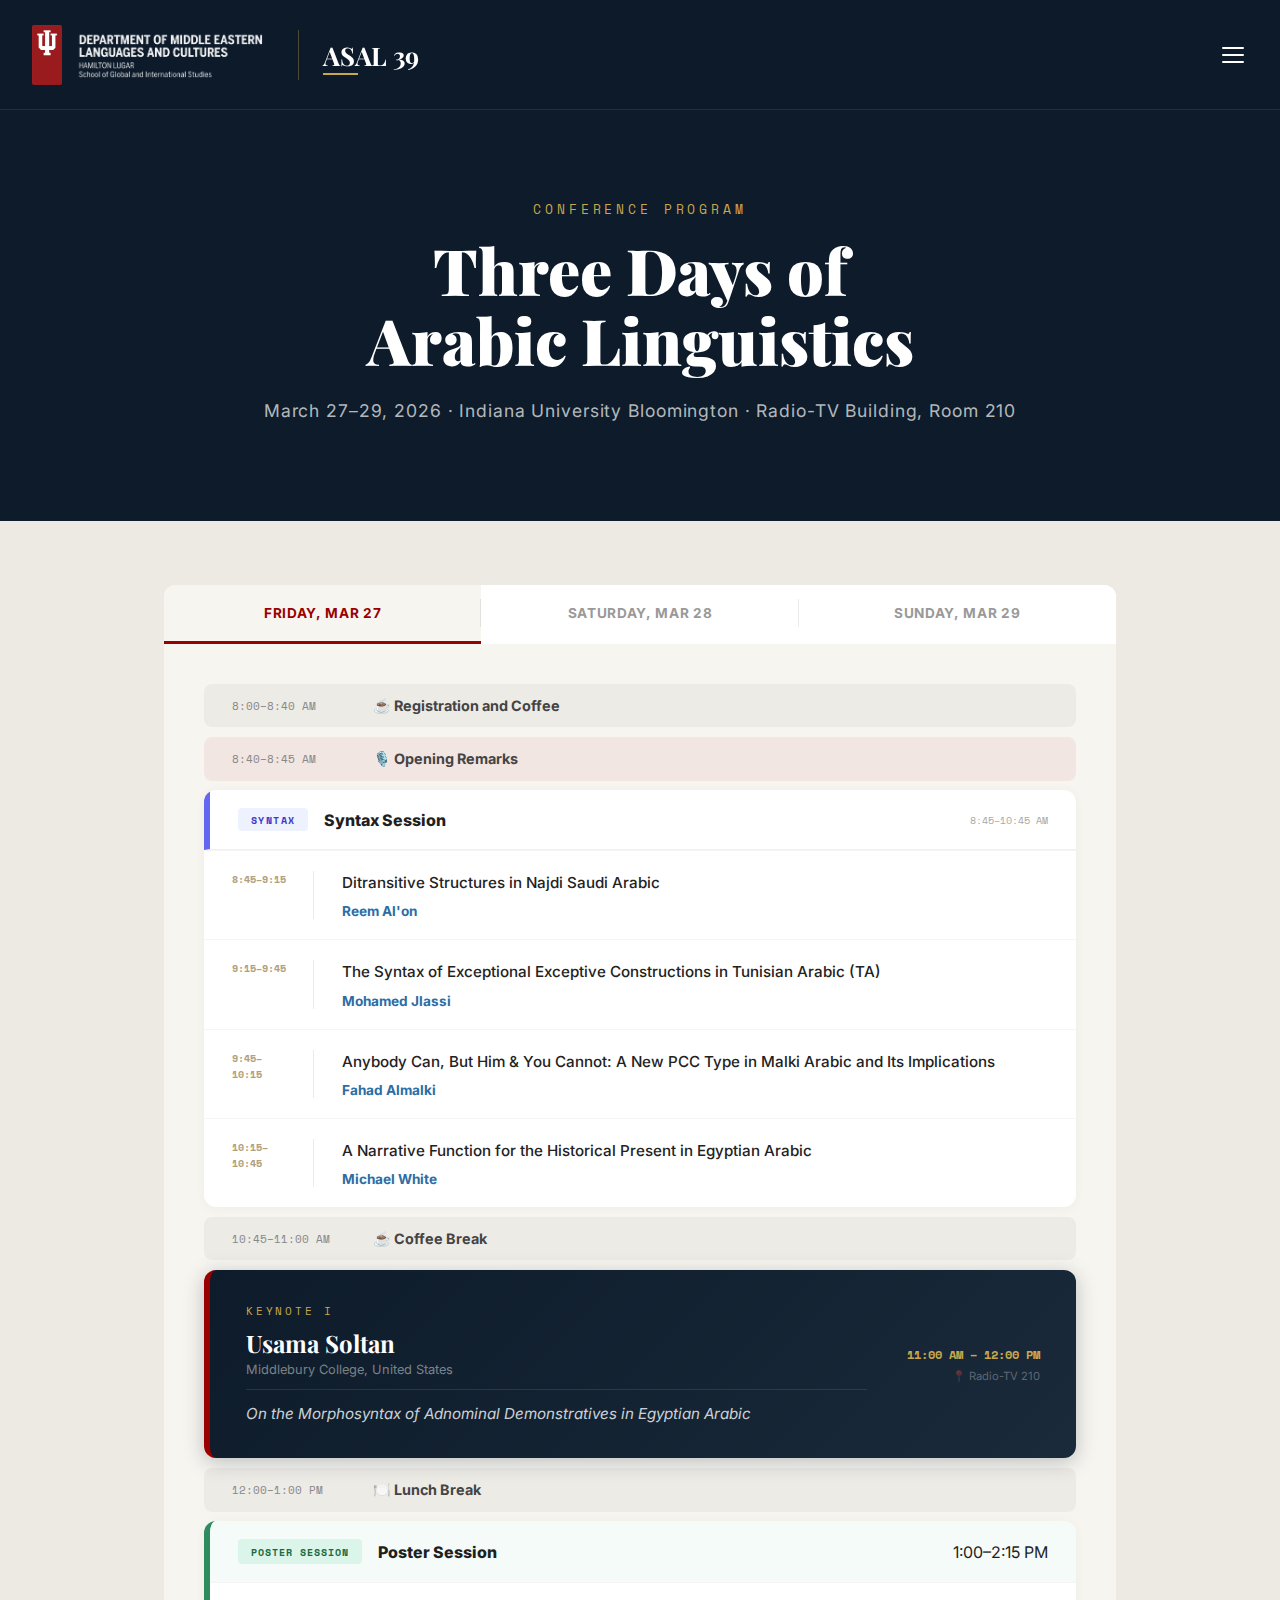
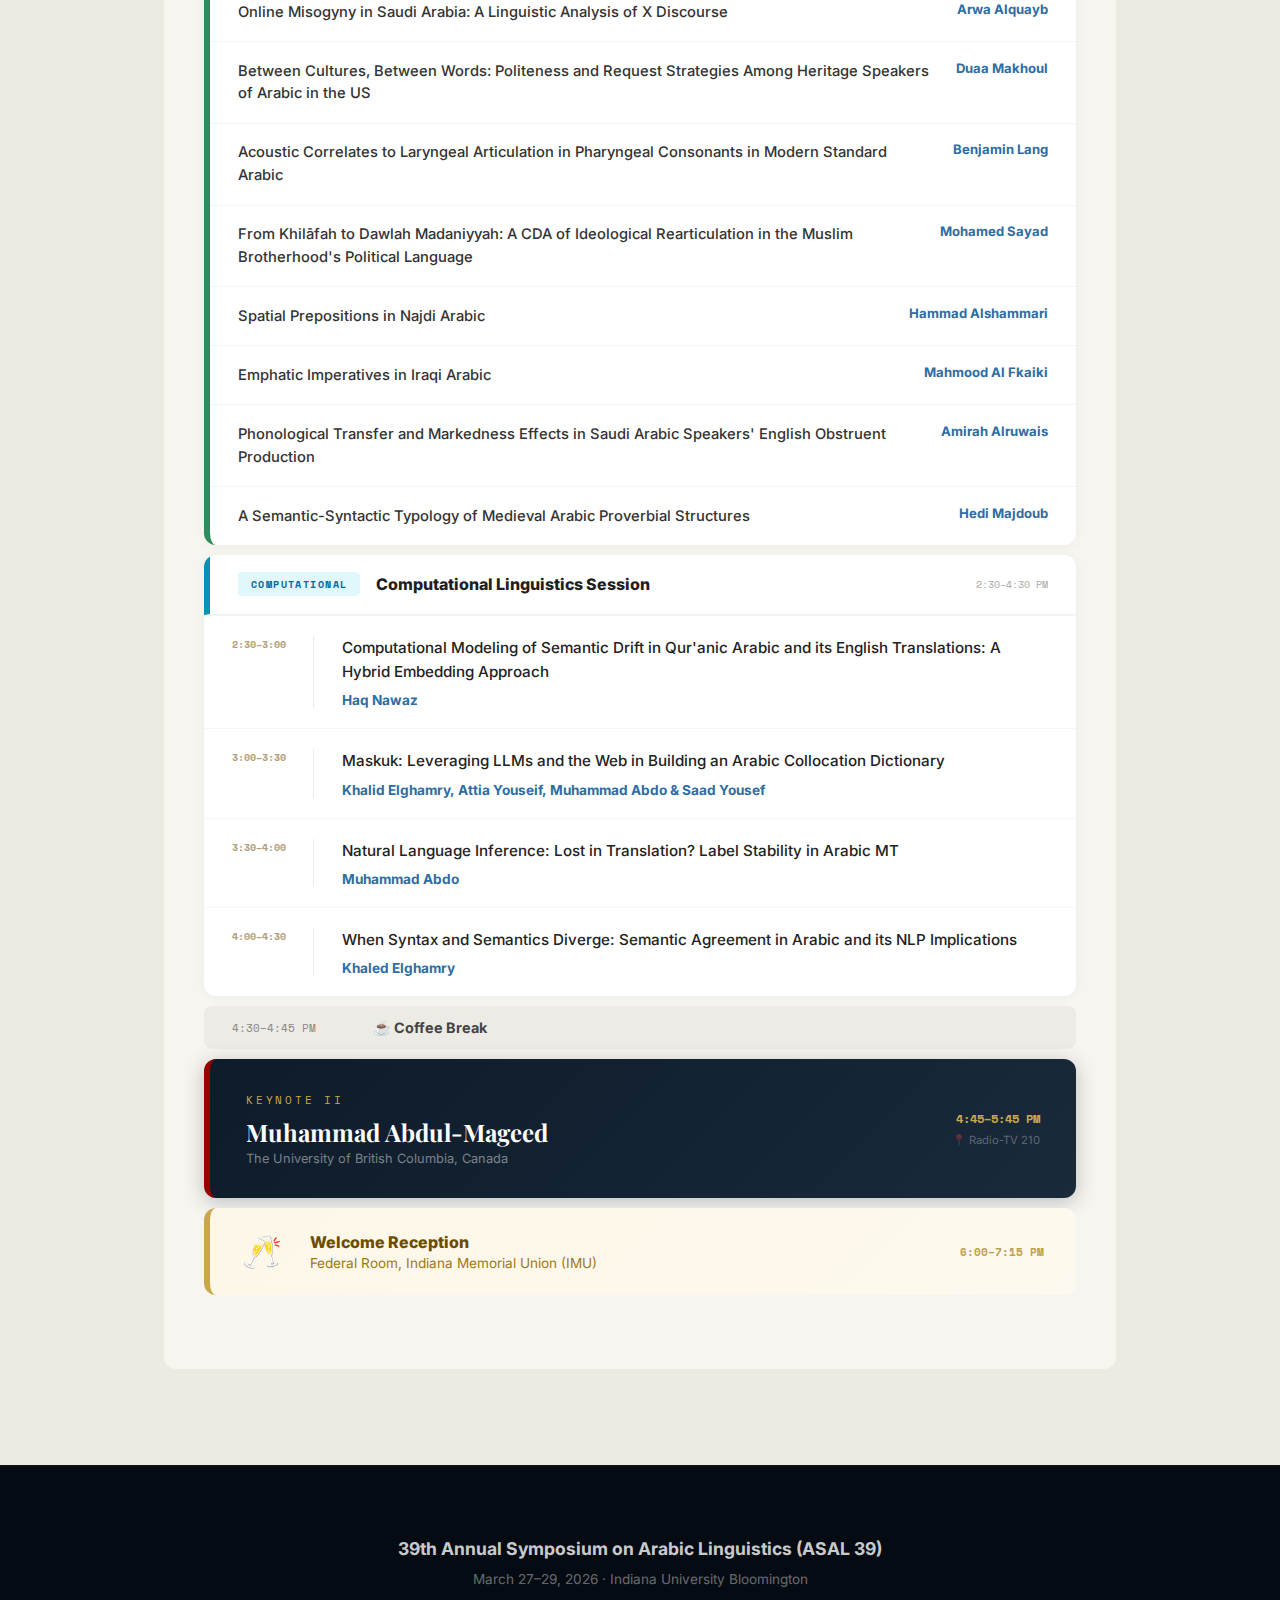
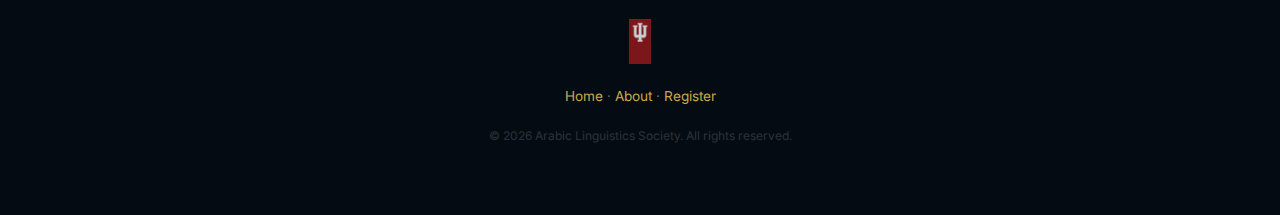
<file: program.html>
<!DOCTYPE html>
<html lang="en">
<head>
<meta charset="UTF-8">
<meta name="viewport" content="width=device-width, initial-scale=1.0">
<title>Program — ASAL 39</title>
<link rel="preconnect" href="https://fonts.googleapis.com">
<link rel="preconnect" href="https://fonts.gstatic.com" crossorigin>
<link href="https://fonts.googleapis.com/css2?family=Playfair+Display:ital,wght@0,400;0,700;0,900;1,400;1,700&family=Inter:wght@300;400;500;600;700;800&family=Space+Mono:wght@400;700&display=swap" rel="stylesheet">
<style>
*, *::before, *::after { box-sizing: border-box; margin: 0; padding: 0; }

:root {
  --iu-crimson: #990000;
  --navy:       #0D1B2A;
  --gold:       #C9A84C;
  --offwhite:   #F7F5F0;
  --charcoal:   #1F1F1F;
  --white:      #FFFFFF;
}

html { scroll-behavior: smooth; }
body { font-family: 'Inter', sans-serif; color: var(--charcoal); background: var(--white); overflow-x: hidden; }

/* ══ NAVBAR ══ */
nav {
  position: fixed;
  top: 0; left: 0; right: 0;
  z-index: 1000;
  background: rgba(13,27,42,0.97);
  backdrop-filter: blur(10px);
  -webkit-backdrop-filter: blur(10px);
  height: 110px;
  display: flex;
  align-items: center;
  justify-content: space-between;
  padding: 0 2rem;
  border-bottom: 1px solid rgba(201,168,76,0.15);
}

.nav-logo {
  display: flex;
  align-items: center;
  gap: 1.5rem;
  text-decoration: none;
}

.dept-logo-composite {
  display: flex;
  align-items: center;
  gap: 14px;
}
.logo-trident {
  height: 60px;
  width: auto;
  border-radius: 2px;
}
.logo-text-img {
  height: 48px;
  width: auto;
  filter: brightness(0) invert(1);
  opacity: 0.95;
}

.nav-logo-sep {
  display: block;
  width: 1px;
  height: 50px;
  background: rgba(201,168,76,0.35);
}

.nav-logo-text {
  font-family: 'Playfair Display', serif;
  color: var(--white);
  font-size: 1.6rem;
  font-weight: 700;
  position: relative;
  white-space: nowrap;
}
.nav-logo-text::after {
  content: '';
  position: absolute;
  bottom: -3px; left: 0;
  width: 35px; height: 2px;
  background: var(--gold);
}

.nav-links { display: flex; align-items: center; gap: 0.5rem; list-style: none; }
.nav-links a {
  color: rgba(255,255,255,0.82);
  text-decoration: none;
  font-size: 0.72rem;
  letter-spacing: 0.08em;
  text-transform: uppercase;
  padding: 0.4rem 0.75rem;
  position: relative;
  transition: color 0.2s;
  font-weight: 500;
}
.nav-links a::after {
  content: '';
  position: absolute;
  bottom: 0; left: 0.75rem; right: 0.75rem;
  height: 2px;
  background: var(--gold);
  transform: scaleX(0);
  transform-origin: left;
  transition: transform 0.25s ease;
}
.nav-links a:hover, .nav-links a.active { color: var(--white); }
.nav-links a.active::after { transform: scaleX(1); }

.nav-register {
  background: var(--iu-crimson) !important;
  color: var(--white) !important;
  border-radius: 50px !important;
  padding: 0.55rem 1.5rem !important;
  font-weight: 600 !important;
  margin-left: 0.5rem;
  transition: box-shadow 0.25s, transform 0.2s !important;
}

.hamburger {
  display: none; flex-direction: column; gap: 5px;
  cursor: pointer; padding: 4px; background: none; border: none;
  position: relative; z-index: 1001;
}
.hamburger span { display: block; width: 22px; height: 2px; background: var(--white); transition: all 0.3s; border-radius: 2px; }

.mobile-menu {
  display: none;
  position: fixed;
  inset: 0;
  background: rgba(13,27,42,0.80);
  z-index: 998;
  flex-direction: column;
  align-items: center;
  justify-content: center;
  gap: 1.15rem;
  padding: 2rem;
  backdrop-filter: blur(14px);
  -webkit-backdrop-filter: blur(14px);
}
.mobile-menu::before {
  content: '';
  position: absolute;
  inset: 0;
  background: radial-gradient(circle at 50% 20%, rgba(201,168,76,0.10), transparent 55%);
  pointer-events: none;
}
.mobile-menu.open { display: flex; }
.mobile-menu a {
  position: relative;
  z-index: 1;
  color: rgba(255,255,255,0.88);
  text-decoration: none;
  font-size: 1.1rem;
  letter-spacing: 0.08em;
  text-transform: uppercase;
  padding: 0.55rem 1rem;
  transition: color 0.2s, letter-spacing 0.2s, transform 0.2s;
  font-weight: 500;
  text-align: center;
}
.mobile-menu a:hover,
.mobile-menu a.active {
  color: var(--gold);
  letter-spacing: 0.12em;
  transform: translateY(-1px);
}
.mobile-menu .nav-register {
  z-index: 1;
  background: var(--iu-crimson) !important;
  color: var(--white) !important;
  border-radius: 999px !important;
  text-align: center;
  margin-top: 0.65rem;
  padding: 0.95rem 2.2rem !important;
  font-size: 1rem !important;
  letter-spacing: 0.06em;
  min-width: min(84vw, 320px);
}
body.menu-open { overflow: hidden; }
.hamburger.open span:nth-child(1) { transform: translateY(7px) rotate(45deg); }
.hamburger.open span:nth-child(2) { opacity: 0; }
.hamburger.open span:nth-child(3) { transform: translateY(-7px) rotate(-45deg); }

/* ══ PAGE HERO ══ */
.page-hero {
  background: var(--navy);
  padding: 200px 2rem 100px;
  text-align: center;
  position: relative;
}
.page-hero-inner { position: relative; z-index: 2; animation: fadeUp 1s ease; }
.eyebrow {
  font-family: 'Space Mono', monospace;
  font-size: 0.8rem;
  letter-spacing: 0.3em;
  text-transform: uppercase;
  color: var(--gold);
  margin-bottom: 1rem;
  display: block;
}
.page-hero h1 {
  font-family: 'Playfair Display', serif;
  color: var(--white);
  font-size: clamp(2.2rem, 5vw, 4rem);
  font-weight: 900;
  line-height: 1.1;
  margin-bottom: 1.5rem;
}
.page-hero p {
  color: rgba(255,255,255,0.7);
  font-size: 1.1rem;
  letter-spacing: 0.05em;
}

/* ══════════════════════════════════════
   PROGRAM / TAB BAR
══════════════════════════════════════ */
.tab-bar {
  display: flex;
  gap: 0;
  margin-bottom: 0;
  background: var(--white);
  border-radius: 12px 12px 0 0;
  overflow: hidden;
  box-shadow: 0 -1px 0 rgba(0,0,0,.06) inset;
}
.tab-btn {
  flex: 1;
  padding: 1.25rem 1rem;
  border: none;
  background: var(--white);
  color: #999;
  font-weight: 700;
  font-size: .85rem;
  cursor: pointer;
  font-family: 'Inter', sans-serif;
  letter-spacing: .05em;
  text-transform: uppercase;
  border-bottom: 3px solid transparent;
  transition: all .2s;
  white-space: nowrap;
  position: relative;
}
.tab-btn:not(:last-child)::after {
  content: '';
  position: absolute;
  right: 0; top: 25%; bottom: 25%;
  width: 1px;
  background: rgba(0,0,0,.08);
}
.tab-btn:hover { color: var(--iu-crimson); background: #fdf6f6; }
.tab-btn.active {
  color: var(--iu-crimson);
  background: var(--offwhite);
  border-bottom-color: var(--iu-crimson);
}
.tab-pane { display: none; }
.tab-pane.active { display: block; animation: fadeUp .3s ease both; }

/* ══ DAY CONTAINER ══ */
.day-wrap {
  background: var(--offwhite);
  border-radius: 0 0 12px 12px;
  padding: 2.5rem 2.5rem 4rem;
}

/* ══ SESSION ITEMS ══ */
.sched-pill {
  display: flex;
  align-items: center;
  gap: 1rem;
  padding: .8rem 1.75rem;
  border-radius: 8px;
  margin-bottom: .6rem;
}
.sched-pill.pill-break      { background: rgba(0,0,0,.04); }
.sched-pill.pill-registration { background: rgba(0,0,0,.04); }
.sched-pill.pill-opening    { background: rgba(153,0,0,.06); }
.sched-pill.pill-closing    { background: rgba(153,0,0,.06); }
.sched-pill.pill-lunch      { background: rgba(0,0,0,.04); }
.sched-pill.pill-reception  { background: rgba(201,168,76,.1); }
.sched-pill.pill-dinner     { background: rgba(201,168,76,.1); }

.pill-time {
  font-family: 'Space Mono', monospace;
  font-size: .7rem;
  color: #888;
  white-space: nowrap;
  min-width: 125px;
  font-weight: 500;
}
.pill-label { font-size: .9rem; color: #444; font-weight: 700; }
.pill-location { margin-left: auto; font-size: .75rem; color: #999; white-space: nowrap; }

/* ══ SESSION BLOCK ══ */
.session-block {
  background: var(--white);
  border-radius: 12px;
  overflow: hidden;
  box-shadow: 0 1px 12px rgba(0,0,0,.04);
  margin-bottom: .6rem;
}

.session-header {
  display: flex;
  align-items: center;
  gap: 1rem;
  padding: 1.1rem 1.75rem;
  border-bottom: 1px solid rgba(0,0,0,.06);
}
.session-header.theme-syntax       { border-left: 6px solid #6366f1; }
.session-header.theme-complingua  { border-left: 6px solid #0891b2; }
.session-header.theme-phonetics    { border-left: 6px solid #059669; }
.session-header.theme-l2           { border-left: 6px solid #d97706; }
.session-header.theme-egyptian     { border-left: 6px solid #db2777; }
.session-header.theme-discourse    { border-left: 6px solid #7c3aed; }
.session-header.theme-morphology   { border-left: 6px solid #b45309; }
.session-header.theme-grammar      { border-left: 6px solid #0284c7; }

.session-theme-badge {
  font-family: 'Space Mono', monospace;
  font-size: .6rem;
  letter-spacing: .15em;
  text-transform: uppercase;
  font-weight: 700;
  padding: .3rem .8rem;
  border-radius: 4px;
}
.theme-syntax      .session-theme-badge { background: #eef2ff; color: #4338ca; }
.theme-complingua  .session-theme-badge { background: #e0f7fb; color: #0369a1; }
.theme-phonetics   .session-theme-badge { background: #ecfdf5; color: #047857; }
.theme-l2          .session-theme-badge { background: #fffbeb; color: #b45309; }
.theme-egyptian    .session-theme-badge { background: #fdf2f8; color: #be185d; }
.theme-discourse   .session-theme-badge { background: #f5f3ff; color: #6d28d9; }
.theme-morphology  .session-theme-badge { background: #fef3c7; color: #92400e; }
.theme-grammar     .session-theme-badge { background: #e0f2fe; color: #075985; }

.session-header-title { font-weight: 800; font-size: 1rem; color: var(--charcoal); flex: 1; }
.session-header-time  { font-family: 'Space Mono', monospace; font-size: .65rem; color: #aaa; }

/* ══ INDIVIDUAL TALK ROW ══ */
.talk-row {
  display: grid;
  grid-template-columns: 110px 1fr;
  border-top: 1px solid rgba(0,0,0,.04);
  padding: 1.25rem 1.75rem;
  gap: 0;
  transition: background .15s;
}
.talk-row:hover { background: rgba(0,0,0,.015); }

.talk-time {
  font-family: 'Space Mono', monospace;
  font-size: .65rem;
  color: #b0a080;
  font-weight: 700;
  border-right: 1px solid rgba(0,0,0,.08);
  padding-right: 1.5rem;
  margin-right: 1.75rem;
}
.talk-title { font-size: .95rem; color: #222; line-height: 1.6; font-weight: 500; }
.talk-author { font-size: .85rem; color: #2e6da4; font-weight: 700; margin-top: .5rem; }

/* ══ KEYNOTE BLOCK ══ */
.keynote-block {
  background: linear-gradient(135deg, #0d1b2a 0%, #1a2a3a 100%);
  border-radius: 12px;
  padding: 2rem 2.25rem;
  display: flex;
  align-items: center;
  gap: 2.5rem;
  margin-bottom: .6rem;
  box-shadow: 0 4px 20px rgba(13,27,42,.25);
  border-left: 6px solid var(--iu-crimson);
}
.keynote-kicker { font-family: 'Space Mono', monospace; font-size: .7rem; color: var(--gold); text-transform: uppercase; letter-spacing: .25em; display: block; margin-bottom: .5rem; }
.keynote-speaker { font-family: 'Playfair Display', serif; font-size: 1.5rem; font-weight: 700; color: var(--white); }
.keynote-affil { font-size: .8rem; color: rgba(255,255,255,.45); margin-top: .2rem; }
.keynote-talk-title { font-size: .95rem; color: rgba(255,255,255,.8); font-style: italic; margin-top: .75rem; border-top: 1px solid rgba(255,255,255,.1); padding-top: .75rem; line-height: 1.6; }
.keynote-block-time { text-align: right; flex-shrink: 0; }
.keynote-block-time .k-time { font-family: 'Space Mono', monospace; font-size: .75rem; color: var(--gold); display: block; font-weight: 700; }
.keynote-block-time .k-loc { font-size: .7rem; color: rgba(255,255,255,.3); display: block; margin-top: .4rem; }

/* ══ POSTER BLOCK ══ */
.poster-block {
  background: var(--white);
  border-radius: 12px;
  overflow: hidden;
  box-shadow: 0 1px 12px rgba(0,0,0,.04);
  margin-bottom: .6rem;
  border-left: 6px solid #2e8a5f;
}
.poster-header { display: flex; align-items: center; gap: 1rem; padding: 1.1rem 1.75rem; background: #f4fbf8; }
.poster-badge { font-family: 'Space Mono', monospace; font-size: .65rem; text-transform: uppercase; font-weight: 700; padding: .3rem .8rem; border-radius: 4px; background: #dcf5ea; color: #1a6b42; letter-spacing: 0.1em; }
.poster-title { font-weight: 800; font-size: 1rem; color: var(--charcoal); flex: 1; }
.poster-row { display: grid; grid-template-columns: 1fr auto; padding: 1.1rem 1.75rem; border-top: 1px solid rgba(0,0,0,.045); gap: 1.5rem; }
.poster-row:hover { background: rgba(0,0,0,.015); }
.poster-row-title { font-size: .92rem; color: #333; line-height: 1.55; font-weight: 500; }
.poster-row-author { font-size: .82rem; color: #2e6da4; font-weight: 700; white-space: nowrap; text-align: right; }

/* ══ SOCIAL BLOCK ══ */
.social-block {
  background: linear-gradient(135deg, #fdf7e8, #fef9ee);
  border-radius: 12px;
  padding: 1.5rem 2rem;
  display: flex;
  align-items: center;
  gap: 1.75rem;
  margin-bottom: .6rem;
  border-left: 6px solid var(--gold);
}
.social-icon { font-size: 2rem; }
.social-label { font-weight: 800; font-size: 1rem; color: #6b4c00; }
.social-detail { font-size: .85rem; color: #a07820; margin-top: .2rem; }
.social-time { font-family: 'Space Mono', monospace; font-size: .7rem; color: #c0a050; margin-left: auto; font-weight: 700; }

/* ══ FOOTER ══ */
footer {
  background: #050b12;
  color: rgba(255,255,255,0.4);
  text-align: center;
  padding: 4.5rem 2rem;
  border-top: 1px solid rgba(201,168,76,0.08);
  font-size: 0.85rem;
}
footer strong { color: rgba(255,255,255,0.8); display: block; margin-bottom: 0.8rem; font-size: 1.1rem; }
footer a { color: var(--gold); text-decoration: none; }

/* ══ REVEAL & UTILITIES ══ */
.reveal { opacity: 0; transform: translateY(30px); transition: opacity 0.8s ease, transform 0.8s ease; }
.reveal.visible { opacity: 1; transform: none; }
@keyframes fadeUp { from { opacity: 0; transform: translateY(30px); } to { opacity: 1; transform: none; } }

@media (max-width: 1300px) { .nav-links { display: none; } .hamburger { display: flex; } }
@media (max-width: 900px) {
  .logo-text-img, .nav-logo-sep { display: none; }
  .nav-logo-text { font-size: 1.3rem; }
  .keynote-block { flex-direction: column; align-items: flex-start; gap: 1.25rem; }
  .keynote-block-time { text-align: left; }
  .talk-row { grid-template-columns: 1fr; }
  .talk-time { border-right: none; padding-right: 0; margin-right: 0; margin-bottom: .75rem; padding-bottom: .75rem; border-bottom: 1px solid rgba(0,0,0,.05); }
  .poster-row { grid-template-columns: 1fr; }
  .poster-row-author { text-align: left; }
  .day-wrap { padding: 1.5rem 1.5rem 3rem; }
}
</style>
</head>
<body>

<!-- ══ NAVBAR ══ -->
<nav>
  <a href="index.html" class="nav-logo">
    <div class="dept-logo-composite">
      <img src="log.jpg" alt="IU Trident" class="logo-trident">
      <img src="o.png" alt="Department Branding" class="logo-text-img">
    </div>
    <span class="nav-logo-sep"></span>
    <span class="nav-logo-text">ASAL 39</span>
  </a>
  <ul class="nav-links">
    <li><a href="index.html">Home</a></li>
    <li><a href="about.html">About</a></li>
    <li><a href="keynotes.html">Keynotes</a></li>
    <li><a href="program.html" class="active">Program</a></li>
    <li><a href="practical.html">Practical Info</a></li>
    <li><a href="committee.html">Committee</a></li>
    <li><a href="https://indianauniv.ungerboeck.com/prod/emc00/register.aspx?aat=527a706245534d5349774b4742774c7a6d687970716f5a6858694f415a6a4337634e57444c5867464c45303d" class="nav-register">Register Now</a></li>
  </ul>
  <button class="hamburger" id="hamburger" aria-label="Menu">
    <span></span><span></span><span></span>
  </button>
</nav>

<div class="mobile-menu" id="mobileMenu">
  <a href="index.html">Home</a>
  <a href="about.html">About</a>
  <a href="keynotes.html">Keynotes</a>
  <a href="program.html">Program</a>
  <a href="https://indianauniv.ungerboeck.com/prod/emc00/register.aspx?aat=527a706245534d5349774b4742774c7a6d687970716f5a6858694f415a6a4337634e57444c5867464c45303d" target="_blank" class="nav-register">Register Now</a>
</div>

<!-- ══ PAGE HERO ══ -->
<div class="page-hero">
  <div class="page-hero-inner">
    <span class="eyebrow">Conference Program</span>
    <h1>Three Days of<br>Arabic Linguistics</h1>
    <p>March 27–29, 2026 · Indiana University Bloomington · Radio-TV Building, Room 210</p>
  </div>
</div>

<!-- ══ PROGRAM BODY ══ -->
<section style="background:#edeae4;">
  <div style="max-width:1000px; margin:0 auto; padding:4rem 1.5rem 6rem;">

    <!-- Tabs -->
    <div class="tab-bar">
      <button class="tab-btn active" data-tab="friday">Friday, Mar 27</button>
      <button class="tab-btn"        data-tab="saturday">Saturday, Mar 28</button>
      <button class="tab-btn"        data-tab="sunday">Sunday, Mar 29</button>
    </div>

    <!-- ══ FRIDAY, MARCH 27 ══ -->
    <div id="tab-friday" class="tab-pane active">
      <div class="day-wrap">

        <div class="sched-pill pill-registration">
          <span class="pill-time">8:00–8:40 AM</span>
          <span class="pill-label">☕ Registration and Coffee</span>
        </div>
        <div class="sched-pill pill-opening">
          <span class="pill-time">8:40–8:45 AM</span>
          <span class="pill-label">🎙️ Opening Remarks</span>
        </div>

        <!-- Syntax Session -->
        <div class="session-block">
          <div class="session-header theme-syntax">
            <span class="session-theme-badge">Syntax</span>
            <span class="session-header-title">Syntax Session</span>
            <span class="session-header-time">8:45–10:45 AM</span>
          </div>
          <div class="talk-row">
            <div class="talk-time">8:45–9:15</div>
            <div class="talk-body">
              <div class="talk-title">Ditransitive Structures in Najdi Saudi Arabic</div>
              <div class="talk-author">Reem Al'on</div>
            </div>
          </div>
          <div class="talk-row">
            <div class="talk-time">9:15–9:45</div>
            <div class="talk-body">
              <div class="talk-title">The Syntax of Exceptional Exceptive Constructions in Tunisian Arabic (TA)</div>
              <div class="talk-author">Mohamed Jlassi</div>
            </div>
          </div>
          <div class="talk-row">
            <div class="talk-time">9:45–10:15</div>
            <div class="talk-body">
              <div class="talk-title">Anybody Can, But Him &amp; You Cannot: A New PCC Type in Malki Arabic and Its Implications</div>
              <div class="talk-author">Fahad Almalki</div>
            </div>
          </div>
          <div class="talk-row">
            <div class="talk-time">10:15–10:45</div>
            <div class="talk-body">
              <div class="talk-title">A Narrative Function for the Historical Present in Egyptian Arabic</div>
              <div class="talk-author">Michael White</div>
            </div>
          </div>
        </div>

        <div class="sched-pill pill-break">
          <span class="pill-time">10:45–11:00 AM</span>
          <span class="pill-label">☕ Coffee Break</span>
        </div>

        <!-- Keynote I -->
        <div class="keynote-block">
          <div style="flex:1;">
            <span class="keynote-kicker">Keynote I</span>
            <div class="keynote-speaker">Usama Soltan</div>
            <div class="keynote-affil">Middlebury College, United States</div>
            <div class="keynote-talk-title">On the Morphosyntax of Adnominal Demonstratives in Egyptian Arabic</div>
          </div>
          <div class="keynote-block-time">
            <span class="k-time">11:00 AM – 12:00 PM</span>
            <span class="k-loc">📍 Radio-TV 210</span>
          </div>
        </div>

        <div class="sched-pill pill-lunch">
          <span class="pill-time">12:00–1:00 PM</span>
          <span class="pill-label">🍽️ Lunch Break</span>
        </div>

        <!-- Poster Session -->
        <div class="poster-block">
          <div class="poster-header">
            <span class="poster-badge">Poster Session</span>
            <span class="poster-title">Poster Session</span>
            <span class="poster-time">1:00–2:15 PM</span>
          </div>
          <div class="poster-row">
            <div class="poster-row-title">Online Misogyny in Saudi Arabia: A Linguistic Analysis of X Discourse</div>
            <div class="poster-row-author">Arwa Alquayb</div>
          </div>
          <div class="poster-row">
            <div class="poster-row-title">Between Cultures, Between Words: Politeness and Request Strategies Among Heritage Speakers of Arabic in the US</div>
            <div class="poster-row-author">Duaa Makhoul</div>
          </div>
          <div class="poster-row">
            <div class="poster-row-title">Acoustic Correlates to Laryngeal Articulation in Pharyngeal Consonants in Modern Standard Arabic</div>
            <div class="poster-row-author">Benjamin Lang</div>
          </div>
          <div class="poster-row">
            <div class="poster-row-title">From Khilāfah to Dawlah Madaniyyah: A CDA of Ideological Rearticulation in the Muslim Brotherhood's Political Language</div>
            <div class="poster-row-author">Mohamed Sayad</div>
          </div>
          <div class="poster-row">
            <div class="poster-row-title">Spatial Prepositions in Najdi Arabic</div>
            <div class="poster-row-author">Hammad Alshammari</div>
          </div>
          <div class="poster-row">
            <div class="poster-row-title">Emphatic Imperatives in Iraqi Arabic</div>
            <div class="poster-row-author">Mahmood Al Fkaiki</div>
          </div>
          <div class="poster-row">
            <div class="poster-row-title">Phonological Transfer and Markedness Effects in Saudi Arabic Speakers' English Obstruent Production</div>
            <div class="poster-row-author">Amirah Alruwais</div>
          </div>
          <div class="poster-row">
            <div class="poster-row-title">A Semantic-Syntactic Typology of Medieval Arabic Proverbial Structures</div>
            <div class="poster-row-author">Hedi Majdoub</div>
          </div>
        </div>

        <!-- Computational Linguistics Session -->
        <div class="session-block">
          <div class="session-header theme-complingua">
            <span class="session-theme-badge">Computational</span>
            <span class="session-header-title">Computational Linguistics Session</span>
            <span class="session-header-time">2:30–4:30 PM</span>
          </div>
          <div class="talk-row">
            <div class="talk-time">2:30–3:00</div>
            <div class="talk-body">
              <div class="talk-title">Computational Modeling of Semantic Drift in Qur'anic Arabic and its English Translations: A Hybrid Embedding Approach</div>
              <div class="talk-author">Haq Nawaz</div>
            </div>
          </div>
          <div class="talk-row">
            <div class="talk-time">3:00–3:30</div>
            <div class="talk-body">
              <div class="talk-title">Maskuk: Leveraging LLMs and the Web in Building an Arabic Collocation Dictionary</div>
              <div class="talk-author">Khalid Elghamry, Attia Youseif, Muhammad Abdo &amp; Saad Yousef</div>
            </div>
          </div>
          <div class="talk-row">
            <div class="talk-time">3:30–4:00</div>
            <div class="talk-body">
              <div class="talk-title">Natural Language Inference: Lost in Translation? Label Stability in Arabic MT</div>
              <div class="talk-author">Muhammad Abdo</div>
            </div>
          </div>
          <div class="talk-row">
            <div class="talk-time">4:00–4:30</div>
            <div class="talk-body">
              <div class="talk-title">When Syntax and Semantics Diverge: Semantic Agreement in Arabic and its NLP Implications</div>
              <div class="talk-author">Khaled Elghamry</div>
            </div>
          </div>
        </div>

        <div class="sched-pill pill-break">
          <span class="pill-time">4:30–4:45 PM</span>
          <span class="pill-label">☕ Coffee Break</span>
        </div>

        <!-- Keynote II -->
        <div class="keynote-block">
          <div style="flex:1;">
            <span class="keynote-kicker">Keynote II</span>
            <div class="keynote-speaker">Muhammad Abdul-Mageed</div>
            <div class="keynote-affil">The University of British Columbia, Canada</div>
          </div>
          <div class="keynote-block-time">
            <span class="k-time">4:45–5:45 PM</span>
            <span class="k-loc">📍 Radio-TV 210</span>
          </div>
        </div>

        <div class="social-block">
          <span class="social-icon">🥂</span>
          <div class="social-body">
            <div class="social-label">Welcome Reception</div>
            <div class="social-detail">Federal Room, Indiana Memorial Union (IMU)</div>
          </div>
          <span class="social-time">6:00–7:15 PM</span>
        </div>

      </div>
    </div>

    <!-- ══ SATURDAY, MARCH 28 ══ -->
    <div id="tab-saturday" class="tab-pane">
      <div class="day-wrap">
        <div class="sched-pill pill-registration">
          <span class="pill-time">8:00–8:30 AM</span>
          <span class="pill-label">☕ Registration and Coffee</span>
        </div>

        <!-- Phonetics/Phonology Session -->
        <div class="session-block">
          <div class="session-header theme-phonetics">
            <span class="session-theme-badge">Phonetics</span>
            <span class="session-header-title">Phonetics / Phonology Session</span>
            <span class="session-header-time">8:30–10:30 AM</span>
          </div>
          <div class="talk-row">
            <div class="talk-time">8:30–9:00</div>
            <div class="talk-body">
              <div class="talk-title">Prevoicing is perceptually redundant: evidence from one Arabic and two Iranian languages</div>
              <div class="talk-author">Nawal Bahrani</div>
            </div>
          </div>
          <div class="talk-row">
            <div class="talk-time">9:00–9:30</div>
            <div class="talk-body">
              <div class="talk-title">Final Devoicing and Voice Assimilation in Qatari Arabic: Phonetic or Phonological?</div>
              <div class="talk-author">Vladimir Kulikov</div>
            </div>
          </div>
          <div class="talk-row">
            <div class="talk-time">9:30–10:00</div>
            <div class="talk-body">
              <div class="talk-title">Toward Customizable Forced-Alignment for Dialectal Arabic Speech</div>
              <div class="talk-author">Rachel Meyer</div>
            </div>
          </div>
          <div class="talk-row">
            <div class="talk-time">10:00–10:30</div>
            <div class="talk-body">
              <div class="talk-title">Sonority as a design principle in Arabic quadriliteral root architecture</div>
              <div class="talk-author">Mashaell Almuhawes</div>
            </div>
          </div>
        </div>

        <div class="sched-pill pill-break">
          <span class="pill-time">10:30–10:45 AM</span>
          <span class="pill-label">☕ Coffee Break</span>
        </div>

        <!-- Keynote III -->
        <div class="keynote-block">
          <div style="flex:1;">
            <span class="keynote-kicker">Keynote III</span>
            <div class="keynote-speaker">Jalal Al-Tamimi</div>
            <div class="keynote-affil">Université Paris Cité, France</div>
            <div class="keynote-talk-title">On the Role of Fine Phonetic Detail in Arabic Phonology</div>
          </div>
          <div class="keynote-block-time">
            <span class="k-time">10:45–11:45 AM</span>
            <span class="k-loc">📍 Radio-TV 210</span>
          </div>
        </div>

        <div class="sched-pill pill-lunch">
          <span class="pill-time">11:45 AM – 1:00 PM</span>
          <span class="pill-label">🍽️ Catered Lunch &amp; Business Meeting</span>
          <span class="pill-location">📍 Radio-TV 210</span>
        </div>

        <!-- L2 / Heritage Session -->
        <div class="session-block">
          <div class="session-header theme-l2">
            <span class="session-theme-badge">L2 / Heritage</span>
            <span class="session-header-title">L2 / Heritage Session</span>
            <span class="session-header-time">1:00–2:00 PM</span>
          </div>
          <div class="talk-row">
            <div class="talk-time">1:00–1:30</div>
            <div class="talk-body">
              <div class="talk-title">Arabic Heritage Speakers' Perception of Emphatic–Plain Contrasts: Vowel Context and Consonant Position</div>
              <div class="talk-author">Maaly Alomary</div>
            </div>
          </div>
          <div class="talk-row">
            <div class="talk-time">1:30–2:00</div>
            <div class="talk-body">
              <div class="talk-title">Crosslinguistic Influence and Protracted Instability in L2: Generic Plurals in Arabic</div>
              <div class="talk-author">Mahmoud Azaz</div>
            </div>
          </div>
        </div>

        <div class="sched-pill pill-break">
          <span class="pill-time">2:00–2:15 PM</span>
          <span class="pill-label">☕ Coffee Break</span>
        </div>

        <!-- Egyptian Arabic / Discourse Session -->
        <div class="session-block">
          <div class="session-header theme-egyptian">
            <span class="session-theme-badge">Egyptian / Discourse</span>
            <span class="session-header-title">Egyptian Arabic / Discourse Session</span>
            <span class="session-header-time">2:15–4:00 PM</span>
          </div>
          <div class="talk-row">
            <div class="talk-time">2:15–2:45</div>
            <div class="talk-body">
              <div class="talk-title">Stylistic Terms of Address among Couples in Egyptian TV Series</div>
              <div class="talk-author">Hasnaa Essam Farag</div>
            </div>
          </div>
          <div class="talk-row">
            <div class="talk-time">2:45–3:15</div>
            <div class="talk-body">
              <div class="talk-title">Discourse of Manipulation in Egyptian Presidential Interviews (2012): A Pragma-Critical Analysis</div>
              <div class="talk-author">Maged Nofal</div>
            </div>
          </div>
          <div class="talk-row">
            <div class="talk-time">3:15–3:45</div>
            <div class="talk-body">
              <div class="talk-title">Bilingual and Diglossic Code-Switching in Egyptian, SA, and English: A Comparative MEG Study</div>
              <div class="talk-author">Zainab Hermes</div>
            </div>
          </div>
        </div>

        <div class="sched-pill pill-break">
          <span class="pill-time">3:45–4:00 PM</span>
          <span class="pill-label">☕ Coffee Break</span>
        </div>

        <!-- Pragmatics Session -->
        <div class="session-block">
          <div class="session-header theme-discourse">
            <span class="session-theme-badge">Pragmatics</span>
            <span class="session-header-title">Pragmatics / Discourse</span>
            <span class="session-header-time">4:00–4:30 PM</span>
          </div>
          <div class="talk-row">
            <div class="talk-time">4:00–4:30</div>
            <div class="talk-body">
              <div class="talk-title">Vocatives as attitudinal markers: The Tunisian Arabic particle ha:</div>
              <div class="talk-author">Amel Khalfaoui</div>
            </div>
          </div>
        </div>

        <!-- Keynote IV -->
        <div class="keynote-block">
          <div style="flex:1;">
            <span class="keynote-kicker">Keynote IV</span>
            <div class="keynote-speaker">Nihal Nagi Sarhan</div>
            <div class="keynote-affil">Ain Shams University, Egypt</div>
            <div class="keynote-talk-title">Scripts of Power: Decoding Cairo’s Linguistic Landscape</div>
          </div>
          <div class="keynote-block-time">
            <span class="k-time">4:30–5:30 PM</span>
            <span class="k-loc">📍 Radio-TV 210</span>
          </div>
        </div>

        <div class="social-block">
          <span class="social-icon">🍽️</span>
          <div class="social-body">
            <div class="social-label">Conference Dinner</div>
            <div class="social-detail">Marco Polo Restaurant</div>
          </div>
          <span class="social-time">6:00 PM Onward</span>
        </div>
      </div>
    </div>

    <!-- ══ SUNDAY, MARCH 29 ══ -->
    <div id="tab-sunday" class="tab-pane">
      <div class="day-wrap">
        <div class="sched-pill pill-registration">
          <span class="pill-time">8:15–8:45 AM</span>
          <span class="pill-label">☕ Coffee</span>
        </div>

        <!-- Morphology and Lexicon Session -->
        <div class="session-block">
          <div class="session-header theme-morphology">
            <span class="session-theme-badge">Morphology</span>
            <span class="session-header-title">Morphology and Lexicon Session</span>
            <span class="session-header-time">8:45–10:45 AM</span>
          </div>
          <div class="talk-row">
            <div class="talk-time">8:45–9:15</div>
            <div class="talk-body">
              <div class="talk-title">Arabic Binominal Compound Constructions &amp; Word Formation</div>
              <div class="talk-author">Anthony Bucco</div>
            </div>
          </div>
          <div class="talk-row">
            <div class="talk-time">9:15–9:45</div>
            <div class="talk-body">
              <div class="talk-title">Evaluating Arabic Morphological Analyzers on Moroccan Arabic Diminutives</div>
              <div class="talk-author">Fedoua Rahmaouy</div>
            </div>
          </div>
          <div class="talk-row">
            <div class="talk-time">9:45–10:15</div>
            <div class="talk-body">
              <div class="talk-title">Permeability and stratification in the Moroccan Arabic diglossic lexicon</div>
              <div class="talk-author">Ali Idrissi</div>
            </div>
          </div>
          <div class="talk-row">
            <div class="talk-time">10:15–10:45</div>
            <div class="talk-body">
              <div class="talk-title">Differential Semantic Retention Patterns of Standard Arabic Lexicon in Regional Dialects</div>
              <div class="talk-author">Attia Youseif</div>
            </div>
          </div>
        </div>

        <div class="sched-pill pill-break">
          <span class="pill-time">10:45–11:00 AM</span>
          <span class="pill-label">☕ Coffee Break</span>
        </div>

        <!-- Grammar Issues Session -->
        <div class="session-block">
          <div class="session-header theme-grammar">
            <span class="session-theme-badge">Grammar</span>
            <span class="session-header-title">Grammar Issues Session</span>
            <span class="session-header-time">11:00 AM – 1:00 PM</span>
          </div>
          <div class="talk-row">
            <div class="talk-time">11:00–11:30</div>
            <div class="talk-body">
              <div class="talk-title">The discourse function of second-person clitics in Khuzestani Arabic</div>
              <div class="talk-author">Seyyed Hatam Tamimi Sa'd</div>
            </div>
          </div>
          <div class="talk-row">
            <div class="talk-time">11:30–12:00</div>
            <div class="talk-body">
              <div class="talk-title">Evidence for Indexical Shift in Moroccan Arabic</div>
              <div class="talk-author">Hafida Iguir</div>
            </div>
          </div>
          <div class="talk-row">
            <div class="talk-time">12:00–12:30</div>
            <div class="talk-body">
              <div class="talk-title">Answering systems and proposition salience: Evidence from Hijazi Arabic</div>
              <div class="talk-author">Aisha Fuddah</div>
            </div>
          </div>
          <div class="talk-row">
            <div class="talk-time">12:30–1:00</div>
            <div class="talk-body">
              <div class="talk-title">Linguistic Correlates of Global Speech Dimensions</div>
              <div class="talk-author">Mahmoud Ali</div>
            </div>
          </div>
        </div>

        <div class="sched-pill pill-closing">
          <span class="pill-time">1:00 PM</span>
          <span class="pill-label" style="color:var(--iu-crimson);">🎓 Closing Remarks — End of Symposium</span>
        </div>
      </div>
    </div>

  </div>
</section>

<!-- ══ FOOTER ══ -->
<footer>
  <p><strong>39th Annual Symposium on Arabic Linguistics (ASAL 39)</strong></p>
  <p>March 27–29, 2026 · Indiana University Bloomington</p>
  <div style="margin-top:2rem; opacity: 0.8; display: flex; justify-content: center;">
     <img src="log.jpg" style="height: 45px;" alt="IU Trident">
  </div>
  <p style="margin-top:1.5rem;">
    <a href="index.html">Home</a> · <a href="about.html">About</a> · <a href="#">Register</a>
  </p>
  <p style="margin-top:1.5rem;font-size:.75rem; opacity: 0.4;">© 2026 Arabic Linguistics Society. All rights reserved.</p>
</footer>

<script>
  /* ── TABS ── */
  document.querySelectorAll('.tab-btn').forEach(btn => {
    btn.addEventListener('click', () => {
      const tab = btn.dataset.tab;
      document.querySelectorAll('.tab-btn').forEach(b => b.classList.remove('active'));
      document.querySelectorAll('.tab-pane').forEach(p => p.classList.remove('active'));
      btn.classList.add('active');
      document.getElementById('tab-' + tab).classList.add('active');
    });
  });

  /* ── NAVIGATION ── */
  const ham = document.getElementById('hamburger');
  const mob = document.getElementById('mobileMenu');
  ham.addEventListener('click', () => { 
    ham.classList.toggle('open'); 
    mob.classList.toggle('open'); 
  });

  /* ── SCROLL REVEAL ── */
  const obs = new IntersectionObserver(entries => {
    entries.forEach(e => { if (e.isIntersecting) { e.target.classList.add('visible'); obs.unobserve(e.target); } });
  }, { threshold: 0.1 });
  document.querySelectorAll('.reveal').forEach(el => obs.observe(el));
</script>
</body>
</html>
</file>
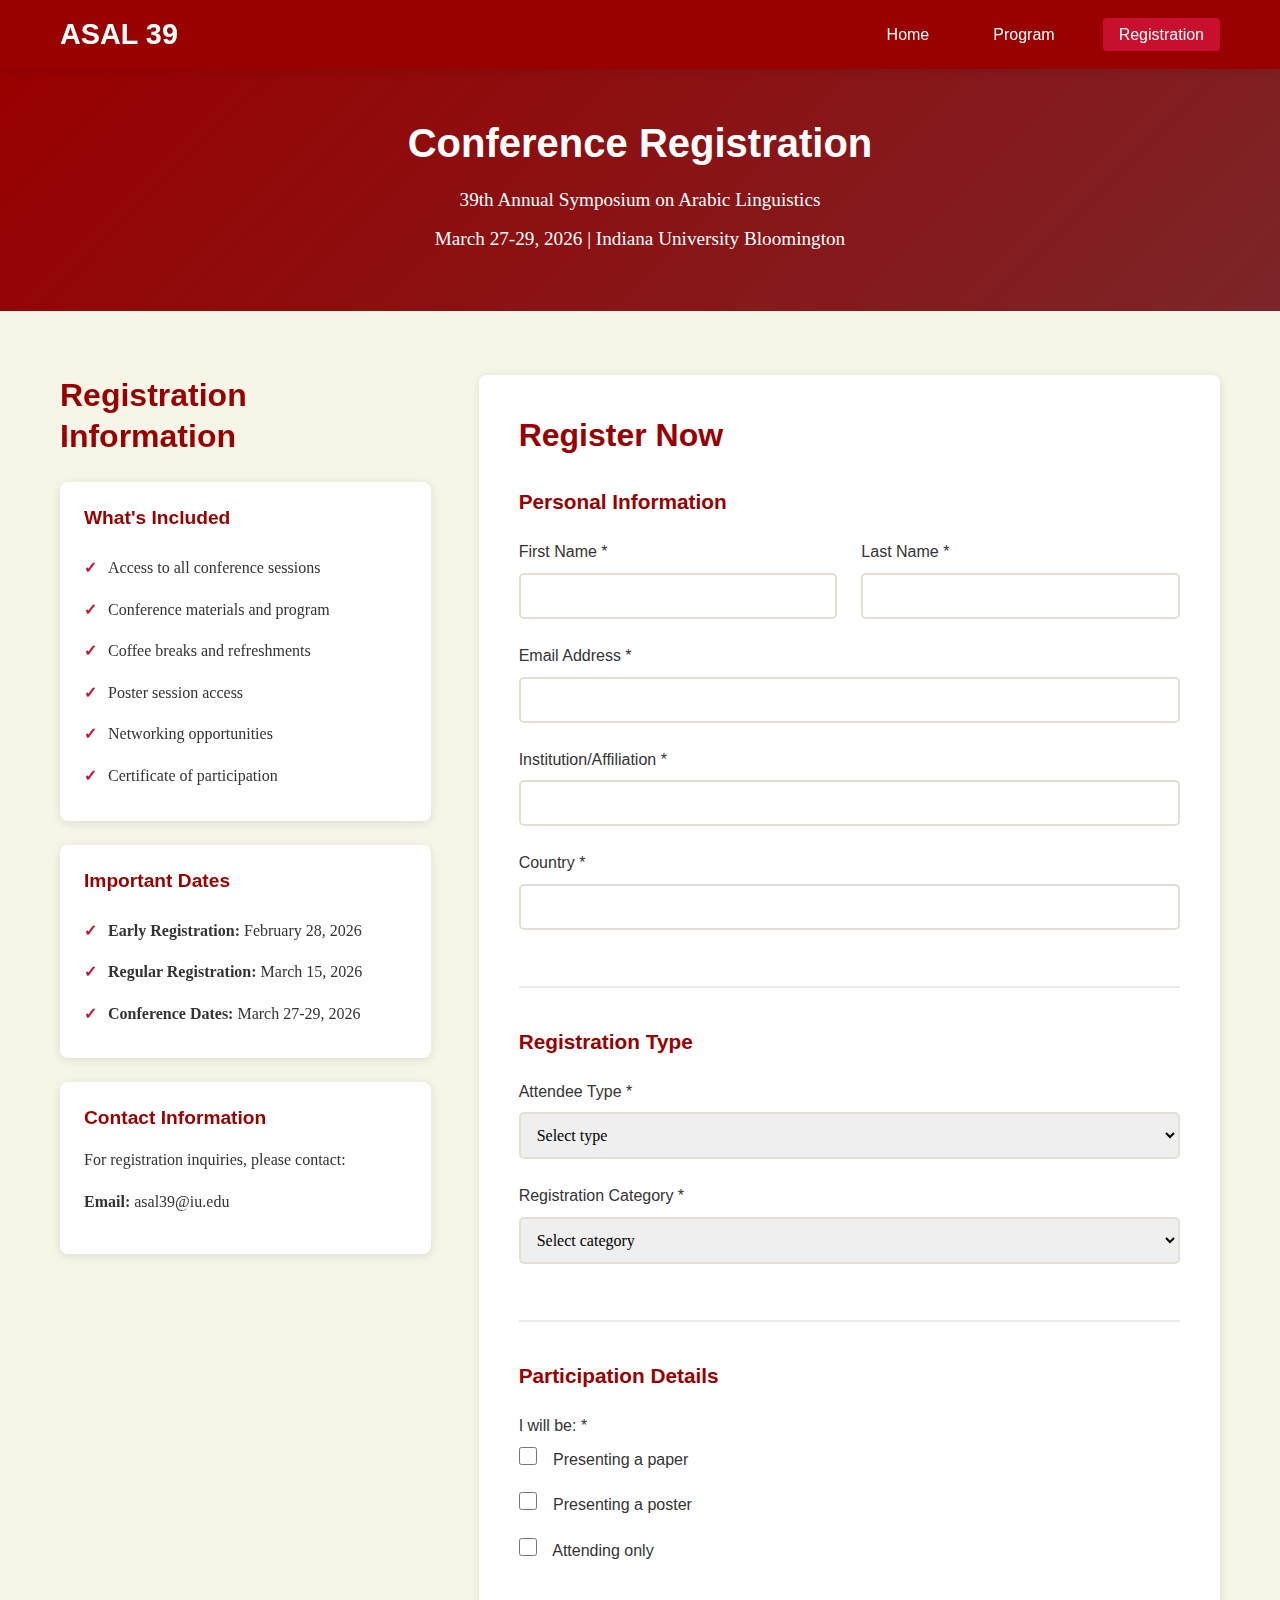
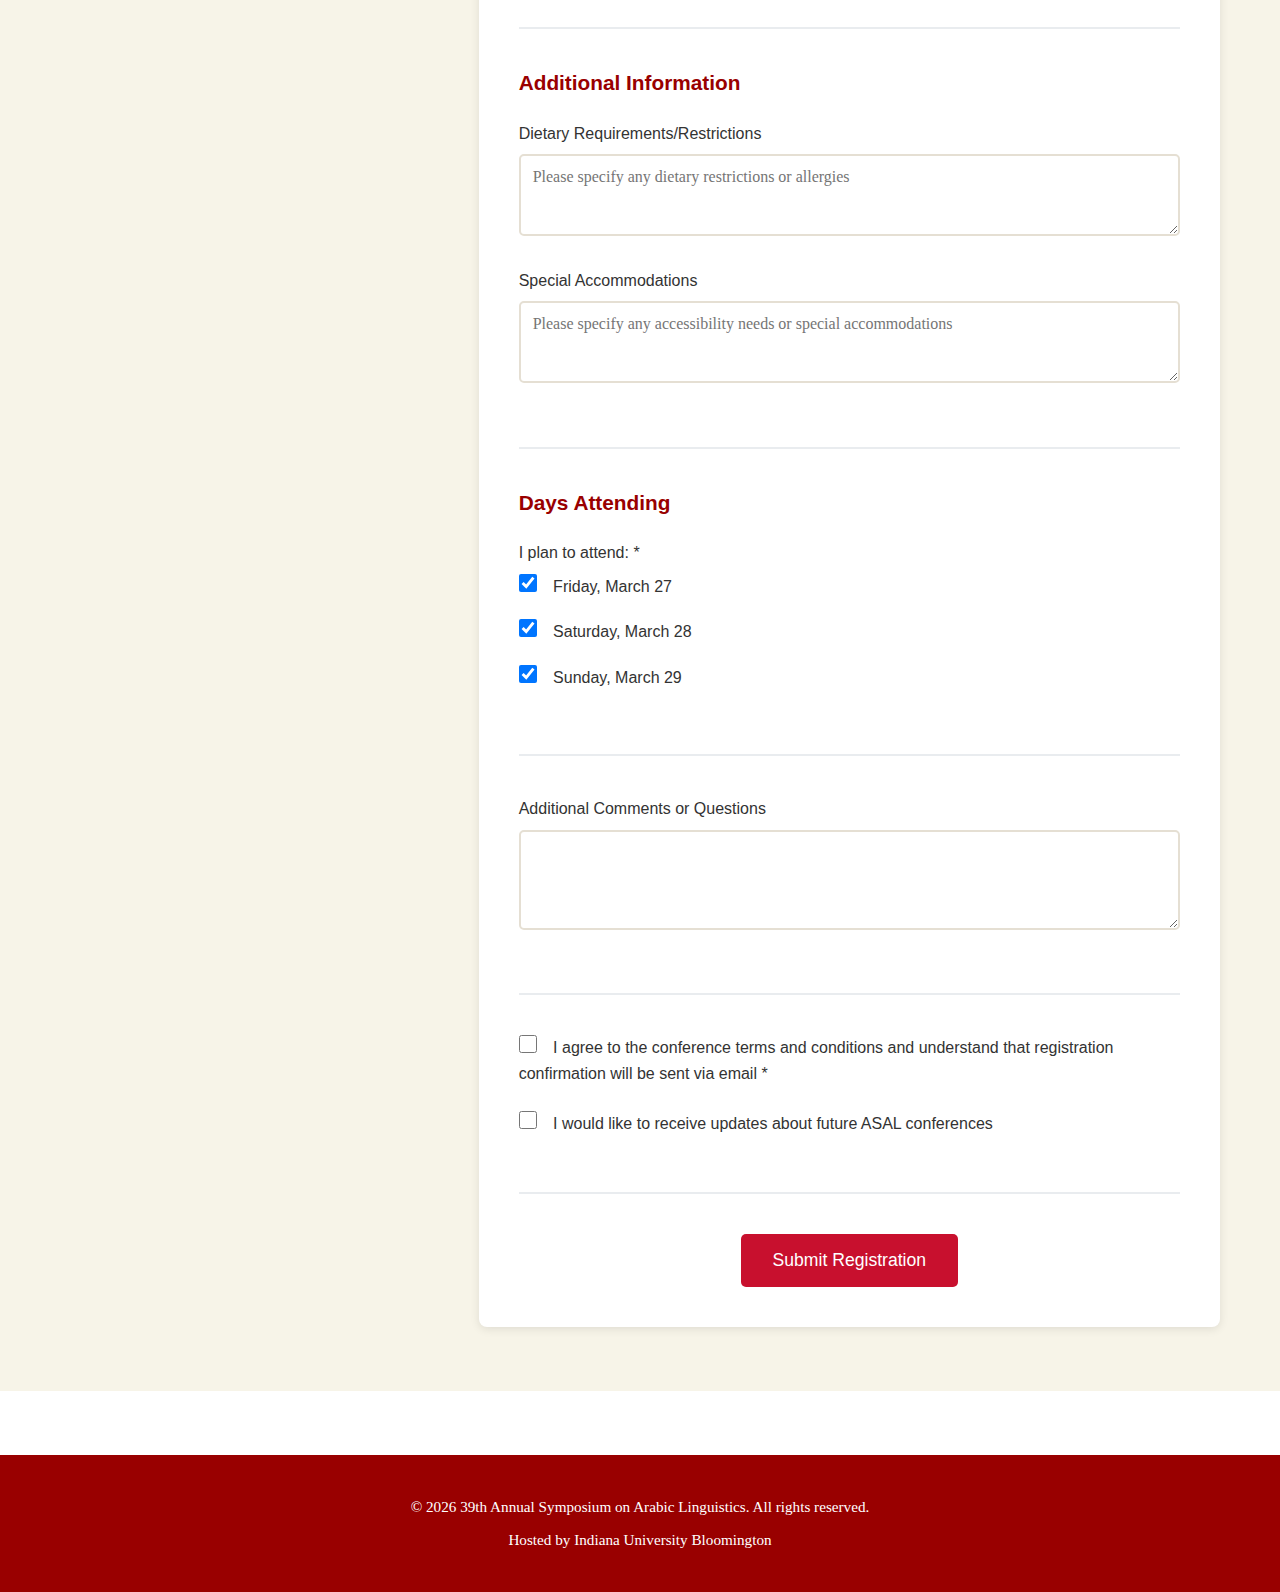
<file: registration.html>
<!DOCTYPE html>
<html lang="en">
<head>
    <meta charset="UTF-8">
    <meta name="viewport" content="width=device-width, initial-scale=1.0">
    <title>Registration - ASAL 39</title>
    <link rel="stylesheet" href="styles.css">
</head>
<body>
    <header>
        <nav>
            <div class="container">
                <div class="logo">
                    <h1>ASAL 39</h1>
                </div>
                <ul class="nav-links">
                    <li><a href="index.html">Home</a></li>
                    <li><a href="program.html">Program</a></li>
                    <li><a href="registration.html" class="active register-btn">Registration</a></li>
                </ul>
            </div>
        </nav>
    </header>

    <main>
        <section class="registration-hero">
            <div class="container">
                <h1>Conference Registration</h1>
                <p>39th Annual Symposium on Arabic Linguistics</p>
                <p class="date">March 27-29, 2026 | Indiana University Bloomington</p>
            </div>
        </section>

        <section class="registration-form-section">
            <div class="container">
                <div class="registration-content">
                    <div class="registration-info">
                        <h2>Registration Information</h2>
                        <div class="info-box">
                            <h3>What's Included</h3>
                            <ul>
                                <li>Access to all conference sessions</li>
                                <li>Conference materials and program</li>
                                <li>Coffee breaks and refreshments</li>
                                <li>Poster session access</li>
                                <li>Networking opportunities</li>
                                <li>Certificate of participation</li>
                            </ul>
                        </div>
                        <div class="info-box">
                            <h3>Important Dates</h3>
                            <ul>
                                <li><strong>Early Registration:</strong> February 28, 2026</li>
                                <li><strong>Regular Registration:</strong> March 15, 2026</li>
                                <li><strong>Conference Dates:</strong> March 27-29, 2026</li>
                            </ul>
                        </div>
                        <div class="info-box">
                            <h3>Contact Information</h3>
                            <p>For registration inquiries, please contact:</p>
                            <p><strong>Email:</strong> asal39@iu.edu</p>
                        </div>
                    </div>

                    <div class="form-container">
                        <h2>Register Now</h2>
                        <form id="registrationForm" class="registration-form">
                            <!-- Personal Information -->
                            <div class="form-section">
                                <h3>Personal Information</h3>
                                <div class="form-row">
                                    <div class="form-group">
                                        <label for="firstName">First Name *</label>
                                        <input type="text" id="firstName" name="firstName" required>
                                    </div>
                                    <div class="form-group">
                                        <label for="lastName">Last Name *</label>
                                        <input type="text" id="lastName" name="lastName" required>
                                    </div>
                                </div>

                                <div class="form-group">
                                    <label for="email">Email Address *</label>
                                    <input type="email" id="email" name="email" required>
                                </div>

                                <div class="form-group">
                                    <label for="affiliation">Institution/Affiliation *</label>
                                    <input type="text" id="affiliation" name="affiliation" required>
                                </div>

                                <div class="form-group">
                                    <label for="country">Country *</label>
                                    <input type="text" id="country" name="country" required>
                                </div>
                            </div>

                            <!-- Registration Type -->
                            <div class="form-section">
                                <h3>Registration Type</h3>
                                <div class="form-group">
                                    <label for="attendeeType">Attendee Type *</label>
                                    <select id="attendeeType" name="attendeeType" required>
                                        <option value="">Select type</option>
                                        <option value="faculty">Faculty/Researcher</option>
                                        <option value="student-graduate">Graduate Student</option>
                                        <option value="student-undergraduate">Undergraduate Student</option>
                                        <option value="independent">Independent Scholar</option>
                                        <option value="other">Other</option>
                                    </select>
                                </div>

                                <div class="form-group">
                                    <label for="registrationCategory">Registration Category *</label>
                                    <select id="registrationCategory" name="registrationCategory" required>
                                        <option value="">Select category</option>
                                        <option value="early">Early Registration (by Feb 28)</option>
                                        <option value="regular">Regular Registration (by Mar 15)</option>
                                        <option value="onsite">On-Site Registration</option>
                                    </select>
                                </div>
                            </div>

                            <!-- Participation Details -->
                            <div class="form-section">
                                <h3>Participation Details</h3>
                                <div class="form-group">
                                    <label>I will be: *</label>
                                    <div class="checkbox-group">
                                        <label class="checkbox-label">
                                            <input type="checkbox" name="participation" value="presenting-paper">
                                            Presenting a paper
                                        </label>
                                        <label class="checkbox-label">
                                            <input type="checkbox" name="participation" value="presenting-poster">
                                            Presenting a poster
                                        </label>
                                        <label class="checkbox-label">
                                            <input type="checkbox" name="participation" value="attending-only">
                                            Attending only
                                        </label>
                                    </div>
                                </div>

                                <div class="form-group" id="presentationTitleGroup" style="display: none;">
                                    <label for="presentationTitle">Presentation/Poster Title</label>
                                    <input type="text" id="presentationTitle" name="presentationTitle">
                                </div>
                            </div>

                            <!-- Dietary Requirements and Special Needs -->
                            <div class="form-section">
                                <h3>Additional Information</h3>
                                <div class="form-group">
                                    <label for="dietary">Dietary Requirements/Restrictions</label>
                                    <textarea id="dietary" name="dietary" rows="3" placeholder="Please specify any dietary restrictions or allergies"></textarea>
                                </div>

                                <div class="form-group">
                                    <label for="specialNeeds">Special Accommodations</label>
                                    <textarea id="specialNeeds" name="specialNeeds" rows="3" placeholder="Please specify any accessibility needs or special accommodations"></textarea>
                                </div>
                            </div>

                            <!-- Days Attending -->
                            <div class="form-section">
                                <h3>Days Attending</h3>
                                <div class="form-group">
                                    <label>I plan to attend: *</label>
                                    <div class="checkbox-group">
                                        <label class="checkbox-label">
                                            <input type="checkbox" name="days" value="friday" checked>
                                            Friday, March 27
                                        </label>
                                        <label class="checkbox-label">
                                            <input type="checkbox" name="days" value="saturday" checked>
                                            Saturday, March 28
                                        </label>
                                        <label class="checkbox-label">
                                            <input type="checkbox" name="days" value="sunday" checked>
                                            Sunday, March 29
                                        </label>
                                    </div>
                                </div>
                            </div>

                            <!-- Additional Comments -->
                            <div class="form-section">
                                <div class="form-group">
                                    <label for="comments">Additional Comments or Questions</label>
                                    <textarea id="comments" name="comments" rows="4"></textarea>
                                </div>
                            </div>

                            <!-- Terms and Conditions -->
                            <div class="form-section">
                                <div class="form-group">
                                    <label class="checkbox-label">
                                        <input type="checkbox" name="terms" id="terms" required>
                                        I agree to the conference terms and conditions and understand that registration confirmation will be sent via email *
                                    </label>
                                </div>

                                <div class="form-group">
                                    <label class="checkbox-label">
                                        <input type="checkbox" name="mailingList" id="mailingList">
                                        I would like to receive updates about future ASAL conferences
                                    </label>
                                </div>
                            </div>

                            <!-- Submit Button -->
                            <div class="form-actions">
                                <button type="submit" class="btn btn-primary btn-large">Submit Registration</button>
                            </div>

                            <div id="formMessage" class="form-message"></div>
                        </form>
                    </div>
                </div>
            </div>
        </section>
    </main>

    <footer>
        <div class="container">
            <p>&copy; 2026 39th Annual Symposium on Arabic Linguistics. All rights reserved.</p>
            <p>Hosted by Indiana University Bloomington</p>
        </div>
    </footer>

    <script src="script.js"></script>
</body>
</html>
</file>
<file: style.css>
/* ══════════════════════════════════════════
   ASAL 39 — Shared Stylesheet
   ══════════════════════════════════════════ */

*, *::before, *::after { box-sizing: border-box; margin: 0; padding: 0; }

:root {
  --iu-crimson: #990000;
  --crimson: #8B0000;
  --navy:    #0D1B2A;
  --gold:    #C9A84C;
  --offwhite:#F7F5F0;
  --charcoal:#1F1F1F;
  --white:   #FFFFFF;
  --shadow-sm: 0 2px 10px rgba(0,0,0,0.07);
  --shadow-md: 0 6px 24px rgba(0,0,0,0.12);
  --shadow-lg: 0 14px 40px rgba(0,0,0,0.16);
  --radius:  14px;
  --radius-sm: 8px;
}

html { scroll-behavior: smooth; }

body {
  font-family: 'Inter', sans-serif;
  color: var(--charcoal);
  background: var(--white);
  overflow-x: hidden;
  padding-top: 64px; /* nav height */
}

body.menu-open {
  overflow: hidden;
}

/* ── TYPOGRAPHY ── */
h1,h2,h3,h4 { font-family: 'Playfair Display', serif; line-height: 1.2; }

/* ── UTILITIES ── */
.eyebrow {
  font-family: 'Space Mono', monospace;
  font-size: 0.68rem;
  letter-spacing: 0.22em;
  text-transform: uppercase;
  color: var(--gold);
  display: block;
  margin-bottom: 0.6rem;
}
.section-inner {
  max-width: 1200px;
  margin: 0 auto;
  padding: 6rem 2rem;
}
.section-heading {
  font-size: clamp(1.8rem, 3.5vw, 2.8rem);
  font-weight: 700;
  margin-bottom: 1rem;
}
.btn-primary {
  display: inline-block;
  background: var(--crimson);
  color: var(--white);
  text-decoration: none;
  padding: 0.8rem 1.8rem;
  border-radius: 50px;
  font-weight: 600;
  font-size: 0.875rem;
  letter-spacing: 0.03em;
  transition: transform 0.2s, box-shadow 0.25s;
  cursor: pointer;
  border: none;
}
.btn-primary:hover { transform: translateY(-2px); box-shadow: 0 0 22px rgba(139,0,0,0.45); }

.btn-secondary {
  display: inline-block;
  border: 2px solid rgba(255,255,255,0.65);
  color: var(--white);
  text-decoration: none;
  padding: 0.78rem 1.8rem;
  border-radius: 50px;
  font-weight: 500;
  font-size: 0.875rem;
  transition: all 0.25s;
  background: transparent;
}
.btn-secondary:hover { background: rgba(255,255,255,0.1); border-color: var(--gold); color: var(--gold); transform: translateY(-2px); }

.btn-full {
  display: block;
  width: 100%;
  text-align: center;
  background: var(--crimson);
  color: var(--white);
  text-decoration: none;
  padding: 0.72rem 1rem;
  border-radius: var(--radius-sm);
  font-weight: 600;
  font-size: 0.875rem;
  transition: box-shadow 0.2s, transform 0.2s;
}
.btn-full:hover { box-shadow: 0 4px 16px rgba(139,0,0,0.35); transform: translateY(-1px); }

.btn-outline {
  display: block;
  width: 100%;
  text-align: center;
  border: 2px solid var(--crimson);
  color: var(--crimson);
  text-decoration: none;
  padding: 0.68rem 1rem;
  border-radius: var(--radius-sm);
  font-weight: 600;
  font-size: 0.875rem;
  transition: all 0.2s;
  margin-top: 0.65rem;
  background: transparent;
}
.btn-outline:hover { background: var(--crimson); color: var(--white); }

/* ── REVEAL ANIMATION ── */
.reveal {
  opacity: 0;
  transform: translateY(28px);
  transition: opacity 0.7s ease, transform 0.7s ease;
}
.reveal.visible { opacity: 1; transform: none; }
.reveal-delay-1 { transition-delay: 0.1s; }
.reveal-delay-2 { transition-delay: 0.2s; }
.reveal-delay-3 { transition-delay: 0.3s; }
.reveal-delay-4 { transition-delay: 0.4s; }

/* ══════════════════════════════════════════
   NAVBAR
   ══════════════════════════════════════════ */
nav {
  position: fixed;
  top: 0; left: 0; right: 0;
  z-index: 1000;
  background: rgba(13,27,42,0.97);
  backdrop-filter: blur(10px);
  -webkit-backdrop-filter: blur(10px);
  height: 64px;
  display: flex;
  align-items: center;
  justify-content: space-between;
  padding: 0 1rem;
  border-bottom: 1px solid rgba(201,168,76,0.12);
}

.nav-logo {
  display: flex;
  align-items: center;
  gap: 0.9rem;
  text-decoration: none;
}
.nav-logo-img {
  height: 30px;
  width: auto;
  filter: brightness(0) invert(1) grayscale(1) contrast(1.2);
  opacity: 0.92;
  background: transparent;
  border-radius: 4px;
}
.nav-logo-sep {
  display: none;
  width: 1px;
  height: 20px;
  background: rgba(201,168,76,0.35);
}
.nav-logo-text {
  font-family: 'Playfair Display', serif;
  color: var(--white);
  font-size: 1.2rem;
  font-weight: 700;
  position: relative;
}
.nav-logo-text::after {
  content: '';
  position: absolute;
  bottom: -3px; left: 0;
  width: 28px; height: 2px;
  background: var(--gold);
}

.nav-links {
  display: none;
  align-items: center;
  gap: 0;
  list-style: none;
}

.nav-links a {
  color: rgba(255,255,255,0.8);
  text-decoration: none;
  font-size: 0.7rem;
  letter-spacing: 0.08em;
  text-transform: uppercase;
  padding: 0.4rem 0.7rem;
  position: relative;
  transition: color 0.2s;
  font-weight: 500;
  white-space: nowrap;
}
.nav-links a::after {
  content: '';
  position: absolute;
  bottom: -1px; left: 0.7rem; right: 0.7rem;
  height: 2px;
  background: var(--gold);
  transform: scaleX(0);
  transform-origin: left;
  transition: transform 0.25s ease;
}
.nav-links a:hover, .nav-links a.active { color: var(--white); }
.nav-links a:hover::after, .nav-links a.active::after { transform: scaleX(1); }

.nav-register {
  background: var(--crimson) !important;
  color: var(--white) !important;
  border-radius: 50px !important;
  padding: 0.42rem 1rem !important;
  font-weight: 600 !important;
  margin-left: 0.5rem;
  transition: box-shadow 0.25s, transform 0.2s !important;
}
.nav-register::after { display: none !important; }
.nav-register:hover { box-shadow: 0 0 18px rgba(139,0,0,0.5) !important; transform: translateY(-1px) !important; }

.hamburger {
  display: flex;
  flex-direction: column;
  gap: 5px;
  cursor: pointer;
  padding: 4px;
  background: none;
  border: none;
}
.hamburger span { display: block; width: 22px; height: 2px; background: var(--white); transition: all 0.3s; border-radius: 2px; }
.hamburger.open span:nth-child(1) { transform: translateY(7px) rotate(45deg); }
.hamburger.open span:nth-child(2) { opacity: 0; }
.hamburger.open span:nth-child(3) { transform: translateY(-7px) rotate(-45deg); }

.mobile-menu {
  display: none;
  position: fixed;
  inset: 0;
  background: rgba(13,27,42,0.98);
  z-index: 998;
  flex-direction: column;
  align-items: center;
  justify-content: center;
  gap: 1.5rem;
  backdrop-filter: blur(10px);
}
.mobile-menu.open { display: flex; }
.mobile-menu a {
  color: rgba(255,255,255,0.82);
  text-decoration: none;
  font-size: 1.2rem;
  letter-spacing: 0.08em;
  text-transform: uppercase;
  padding: 0.5rem 1rem;
  transition: color 0.2s, letter-spacing 0.2s;
  font-weight: 500;
}
.mobile-menu a:hover { color: var(--gold); letter-spacing: 0.12em; }
.mobile-menu .nav-register {
  background: var(--crimson) !important;
  color: var(--white) !important;
  border-radius: 50px !important;
  text-align: center;
  margin-top: 1rem;
  padding: 1rem 2.5rem !important;
  font-size: 1.2rem !important;
}


/* ══ COMPOSITE LOGO STYLING ══ */
.dept-logo-composite {
  display: flex;
  align-items: center;
  gap: 14px;
}
.logo-trident {
  height: 40px; 
  width: auto;
  border-radius: 2px;
}
.logo-text-img {
  height: 32px; 
  width: auto;
  filter: brightness(0) invert(1);
  opacity: 0.95;
  display: none;
}


/* ══════════════════════════════════════════
   HERO (index only)
   ══════════════════════════════════════════ */
#home {
  height: calc(100vh - 64px);
  min-height: 560px;
  background: var(--navy);
  position: relative;
  display: flex;
  align-items: center;
  justify-content: center;
  overflow: hidden;
  text-align: center;
}

#hero-canvas { position: absolute; inset: 0; z-index: 0; }

.hero-overlay {
  position: absolute; inset: 0;
  background: radial-gradient(ellipse at center, rgba(13,27,42,0.2) 0%, rgba(13,27,42,0.65) 100%);
  z-index: 1;
}

.hero-content {
  position: relative; z-index: 2;
  text-align: center;
  padding: 2rem;
  max-width: 900px;
  animation: fadeUp 1s ease 0.3s both;
}

.hero-logo-container {
  margin-bottom: 2.5rem;
  display: flex;
  justify-content: center;
}

.hero-variant .logo-trident { height: 80px; }
.hero-variant .logo-text-img { height: 65px; display: block; }

.hero-eyebrow {
  font-family: 'Space Mono', monospace;
  font-size: 0.7rem;
  letter-spacing: 0.22em;
  text-transform: uppercase;
  color: var(--gold);
  margin-bottom: 1.5rem;
  display: block;
}

.hero-title {
  font-family: 'Playfair Display', serif;
  font-size: clamp(2rem, 5vw, 3.5rem);
  font-weight: 900;
  color: var(--white);
  line-height: 1.08;
  margin-bottom: 1.2rem;
  letter-spacing: -0.01em;
}

.hero-date {
  font-size: clamp(1rem, 2vw, 1.2rem);
  color: var(--gold);
  letter-spacing: 0.14em;
  font-weight: 500;
  margin-bottom: 0.8rem;
}

.hero-tagline {
  font-style: italic;
  color: rgba(255,255,255,0.6);
  font-size: 1rem;
  margin-bottom: 2.5rem;
}

.hero-buttons { display: flex; gap: 1rem; justify-content: center; flex-wrap: wrap; }

.scroll-indicator {
  position: absolute; bottom: 2rem; left: 50%;
  transform: translateX(-50%);
  z-index: 2;
  color: rgba(255,255,255,0.4);
  font-size: 0.65rem;
  letter-spacing: 0.15em;
  text-transform: uppercase;
  display: flex; flex-direction: column; align-items: center; gap: 0.4rem;
  opacity: 0;
  animation: fadeIn 1s ease 1.8s both;
}
.scroll-arrow {
  width: 18px; height: 18px;
  border-right: 2px solid rgba(255,255,255,0.35);
  border-bottom: 2px solid rgba(255,255,255,0.35);
  transform: rotate(45deg);
  animation: bounce 1.6s ease-in-out infinite;
}

/* ══════════════════════════════════════════
   COUNTDOWN
   ══════════════════════════════════════════ */
#countdown-strip {
  background: #060e18;
  padding: 3rem 1rem;
  text-align: center;
  border-top: 1px solid rgba(201,168,76,0.12);
  border-bottom: 1px solid rgba(201,168,76,0.12);
}
.countdown-label {
  font-family: 'Space Mono', monospace;
  font-size: 0.68rem;
  letter-spacing: 0.2em;
  text-transform: uppercase;
  color: var(--gold);
  margin-bottom: 1.75rem;
}
.countdown-grid { display: flex; justify-content: center; align-items: center; }
.countdown-box { display: flex; flex-direction: column; align-items: center; padding: 0 1rem; }
.countdown-num {
  font-family: 'Space Mono', monospace;
  font-size: clamp(1.8rem, 5vw, 3rem);
  font-weight: 700;
  color: var(--white);
  line-height: 1;
  min-width: 2ch;
  text-align: center;
}
.countdown-unit {
  font-size: 0.62rem;
  letter-spacing: 0.18em;
  text-transform: uppercase;
  color: var(--gold);
  margin-top: 0.5rem;
  font-family: 'Space Mono', monospace;
}
.countdown-colon {
  font-family: 'Space Mono', monospace;
  font-size: clamp(1.5rem, 4vw, 2.5rem);
  color: var(--gold);
  opacity: 0.6;
  align-self: flex-start;
  padding-top: 0.05em;
  animation: blink 1s step-end infinite;
}


/* ══════════════════════════════════════════
   QUICK NAV CARDS
   ══════════════════════════════════════════ */

#quicknav {
  background: var(--white);
  border-bottom: 1px solid rgba(0,0,0,0.06);
}
.quicknav-inner {
  max-width: 1100px;
  margin: 0 auto;
  padding: 4rem 2rem;
  display: flex;
  flex-wrap: wrap;
  gap: 1rem;
  justify-content: center;
}
.ql-card {
  flex: 1;
  min-width: 140px;
  max-width: 180px;
  display: flex;
  flex-direction: column;
  align-items: center;
  gap: 1rem;
  padding: 2rem 1rem;
  background: var(--offwhite);
  border-radius: 12px;
  text-decoration: none;
  color: var(--charcoal);
  font-weight: 600;
  font-size: 0.8rem;
  border-top: 4px solid var(--gold);
  transition: all 0.25s cubic-bezier(0.175, 0.885, 0.32, 1.275);
  text-align: center;
}
.ql-card-icon { font-size: 1.8rem; }
.ql-card:hover { transform: translateY(-8px); box-shadow: 0 20px 40px rgba(0,0,0,0.1); background: #fff; border-top-color: var(--iu-crimson); }



/* ══════════════════════════════════════════
   ABOUT
   ══════════════════════════════════════════ */
#about { background: var(--offwhite); }
.about-grid {
  display: grid;
  grid-template-columns: 1fr;
  gap: 3rem;
  align-items: center;
}

.about-body { color: #4a4a4a; line-height: 1.85; font-size: 1rem; margin-bottom: 2rem; }

.tags { display: flex; flex-wrap: wrap; gap: 0.45rem; }
.tag {
  border: 1.5px solid var(--crimson);
  color: var(--crimson);
  padding: 0.28rem 0.8rem;
  border-radius: 50px;
  font-size: 0.7rem;
  font-weight: 500;
  letter-spacing: 0.03em;
  background: var(--white);
  transition: background 0.2s, color 0.2s;
  cursor: default;
}
.tag:hover { background: var(--crimson); color: var(--white); }

.stats-block { display: grid; grid-template-columns: repeat(3, 1fr); gap: 0; text-align: center; }
.stat-item { padding: 2rem 1rem; position: relative; }
.stat-item + .stat-item::before {
  content: ''; position: absolute;
  left: 0; top: 22%; bottom: 22%;
  width: 1px; background: var(--gold); opacity: 0.45;
}
.stat-num {
  font-family: 'Playfair Display', serif;
  font-size: 3rem;
  font-weight: 900;
  color: var(--crimson);
  line-height: 1;
  display: block;
}
.stat-lbl { font-size: 0.7rem; color: #888; margin-top: 0.4rem; letter-spacing: 0.06em; text-transform: uppercase; font-weight: 500; }

/* ══════════════════════════════════════════
   IN MEMORIAM
   ══════════════════════════════════════════ */
#memoriam { background: var(--navy); }
.memoriam-inner { max-width: 700px; margin: 0 auto; padding: 5rem 2rem; text-align: center; }
.memoriam-eyebrow { font-family: 'Playfair Display', serif; font-style: italic; color: var(--gold); font-size: 1rem; letter-spacing: 0.1em; display: block; margin-bottom: 1.2rem; }
.memoriam-rule { width: 50px; height: 1px; background: var(--gold); margin: 0 auto 2.5rem; }
.memoriam-name { font-family: 'Playfair Display', serif; color: var(--white); font-size: clamp(1.5rem, 3vw, 2rem); font-weight: 700; margin-bottom: 0.65rem; }
.memoriam-dates { color: var(--gold); letter-spacing: 0.2em; font-size: 0.88rem; margin-bottom: 2.5rem; }
.memoriam-quote {
  border: 1px solid rgba(255,255,255,0.13);
  border-radius: var(--radius);
  padding: 2rem;
  color: rgba(255,255,255,0.78);
  font-style: italic;
  line-height: 1.9;
  font-size: 0.9rem;
  position: relative;
}
.memoriam-quote::before {
  content: '"';
  font-family: 'Playfair Display', serif;
  font-size: 4rem;
  color: rgba(201,168,76,0.18);
  position: absolute;
  top: -0.5rem; left: 1rem;
  line-height: 1;
}

/* ══════════════════════════════════════════
   SPEAKER CARDS
   ══════════════════════════════════════════ */
.speakers-grid {
  display: grid;
  grid-template-columns: 1fr;
  gap: 1.5rem;
  margin-top: 3rem;
}

.speaker-card {
  border-radius: var(--radius);
  overflow: hidden;
  box-shadow: var(--shadow-sm);
  transition: transform 0.3s ease, box-shadow 0.3s ease;
  background: var(--white);
  border: 1px solid rgba(0,0,0,0.06);
}
.speaker-card:hover { transform: translateY(-6px); box-shadow: var(--shadow-lg); }
.speaker-card:hover .speaker-body { border-left-color: var(--crimson); }

.speaker-photo {
  width: 100%; height: 260px;
  object-fit: cover;
  object-position: center top;
  display: block;
}
.speaker-photo-placeholder {
  width: 100%; height: 260px;
  background: linear-gradient(135deg, #1a2a3a, #0d1b2a);
  display: flex; align-items: center; justify-content: center;
  font-family: 'Playfair Display', serif;
  color: rgba(255,255,255,0.25);
  font-size: 3rem; font-weight: 700;
  letter-spacing: 0.05em;
}

.speaker-body { padding: 1.2rem 1.25rem 1.5rem; border-left: 3px solid var(--gold); transition: border-left-color 0.3s; }
.speaker-name { font-family: 'Playfair Display', serif; color: var(--crimson); font-size: 1.02rem; font-weight: 700; margin-bottom: 0.3rem; }
.speaker-affil { color: #888; font-size: 0.78rem; line-height: 1.5; }

/* ══════════════════════════════════════════
   PRACTICAL INFO
   ══════════════════════════════════════════ */
.practical-grid {
  display: grid;
  grid-template-columns: 1fr;
  gap: 2rem;
  margin-top: 3rem;
}

.info-card { padding: 2rem; background: var(--offwhite); border-radius: var(--radius); }
.info-icon { font-size: 2rem; margin-bottom: 1.2rem; display: block; }
.info-heading { font-family: 'Playfair Display', serif; font-size: 1.25rem; font-weight: 700; margin-bottom: 0.65rem; }
.info-text { color: #555; font-size: 0.875rem; line-height: 1.75; margin-bottom: 1.5rem; }

.hotel-deal {
  background: var(--white);
  border-left: 3px solid var(--gold);
  border-radius: var(--radius-sm);
  padding: 0.9rem 1.1rem;
  margin-bottom: 1rem;
  font-size: 0.82rem;
  color: #666;
}
.hotel-deal strong { display: block; margin-top: 0.2rem; font-size: 0.95rem; color: var(--charcoal); }

.required-badge {
  display: inline-block;
  background: var(--gold);
  color: var(--charcoal);
  font-size: 0.63rem;
  font-weight: 700;
  letter-spacing: 0.08em;
  text-transform: uppercase;
  padding: 0.28rem 0.72rem;
  border-radius: 50px;
  margin-bottom: 1.1rem;
}

/* ══════════════════════════════════════════
   COMMITTEE
   ══════════════════════════════════════════ */
.committee-grid {
  display: grid;
  grid-template-columns: 1fr;
  gap: 1rem;
  margin-top: 3rem;
}

.committee-card {
  background: rgba(255,255,255,0.07);
  border-radius: 10px;
  padding: 1.5rem 1.25rem;
  text-align: center;
  border-top: 2px solid var(--gold);
  transition: background 0.25s, border-color 0.25s;
}
.committee-card:hover { background: rgba(255,255,255,0.12); border-top-color: var(--crimson); }
.committee-name { color: var(--white); font-size: 0.95rem; font-weight: 500; }

/* ══════════════════════════════════════════
   SPONSORS
   ══════════════════════════════════════════ */
.sponsors-row { display: flex; flex-wrap: wrap; gap: 1rem; justify-content: center; margin-top: 2.5rem; }
.sponsor-card {
  background: var(--white);
  border-radius: 10px;
  padding: 1.2rem 2rem;
  box-shadow: var(--shadow-sm);
  font-weight: 500;
  color: #555;
  font-size: 0.875rem;
  border: 1px solid rgba(0,0,0,0.07);
  min-width: 180px;
  text-align: center;
  transition: box-shadow 0.2s, transform 0.2s;
}
.sponsor-card:hover { box-shadow: var(--shadow-md); transform: translateY(-2px); }

/* ══════════════════════════════════════════
   PAGE HERO (inner pages)
   ══════════════════════════════════════════ */
.page-hero {
  background: var(--navy);
  padding: 4rem 2rem;
  text-align: center;
  position: relative;
  overflow: hidden;
}
.page-hero::before {
  content: '';
  position: absolute; inset: 0;
  background: radial-gradient(ellipse at 70% 50%, rgba(139,0,0,0.12) 0%, transparent 60%);
}
.page-hero-inner { position: relative; z-index: 1; max-width: 800px; margin: 0 auto; }
.page-hero h1 { font-family: 'Playfair Display', serif; color: var(--white); font-size: clamp(1.8rem, 4vw, 2.8rem); font-weight: 700; margin-bottom: 0.75rem; }
.page-hero p { color: rgba(255,255,255,0.65); font-size: 1rem; font-style: italic; }
.page-hero .eyebrow { justify-content: center; }

/* ══════════════════════════════════════════
   FOOTER
   ══════════════════════════════════════════ */
footer {
  background: #06101a;
  color: rgba(255,255,255,0.45);
  text-align: center;
  padding: 2.5rem 2rem;
  font-size: 0.78rem;
  line-height: 1.9;
  border-top: 1px solid rgba(201,168,76,0.1);
}
footer a { color: var(--gold); text-decoration: none; }
footer a:hover { text-decoration: underline; }
footer strong { color: rgba(255,255,255,0.72); }

/* ══════════════════════════════════════════
   KEYFRAMES
   ══════════════════════════════════════════ */
@keyframes fadeUp   { from { opacity: 0; transform: translateY(24px); } to { opacity: 1; transform: none; } }
@keyframes fadeIn   { from { opacity: 0; } to { opacity: 1; } }
@keyframes bounce   { 0%,100% { transform: rotate(45deg) translateY(0); } 50% { transform: rotate(45deg) translateY(5px); } }
@keyframes blink    { 0%,100% { opacity: 0.6; } 50% { opacity: 0.15; } }

/* ══════════════════════════════════════════
   MEDIA QUERIES
   ══════════════════════════════════════════ */

@media (min-width: 768px) {
  .nav-links { display: flex; }
  .hamburger { display: none; }
  .nav-logo-sep { display: block; }
  .logo-text-img { display: block; }
  .about-grid { grid-template-columns: 6fr 4fr; }
  .speakers-grid { grid-template-columns: repeat(2, 1fr); }
  .practical-grid { grid-template-columns: repeat(2, 1fr); }
  .committee-grid { grid-template-columns: repeat(2, 1fr); }
  
}

@media (min-width: 960px) {
  .speakers-grid { grid-template-columns: repeat(4, 1fr); }
  .practical-grid { grid-template-columns: repeat(3, 1fr); }
  .committee-grid { grid-template-columns: repeat(3, 1fr); }
}
</file>
<file: styles.css>
/* ===================================
   CSS Variables and Reset
   =================================== */
:root {
    --primary-color: #990000;
    --secondary-color: #7C2529;
    --accent-color: #C8102E;
    --text-color: #333333;
    --light-bg: #FBF9F4;
    --white: #ffffff;
    --cream: #F7F4E8;
    --gray-light: #E9ECEF;
    --gray-medium: #6C757D;
    --border-color: #E5DFD3;
    --shadow: 0 2px 10px rgba(0,0,0,0.1);
    --shadow-hover: 0 4px 20px rgba(0,0,0,0.15);
    --transition: all 0.3s ease;
}

* {
    margin: 0;
    padding: 0;
    box-sizing: border-box;
}

body {
    font-family: 'Georgia', 'Times New Roman', serif;
    line-height: 1.6;
    color: var(--text-color);
    background-color: var(--white);
}

.container {
    max-width: 1200px;
    margin: 0 auto;
    padding: 0 20px;
}

/* ===================================
   Typography
   =================================== */
h1, h2, h3, h4, h5, h6 {
    font-family: 'Helvetica Neue', Arial, sans-serif;
    font-weight: 600;
    line-height: 1.3;
    color: var(--primary-color);
}

h1 { font-size: 2.5rem; margin-bottom: 1rem; }
h2 { font-size: 2rem; margin-bottom: 1.5rem; }
h3 { font-size: 1.5rem; margin-bottom: 1rem; }

p { margin-bottom: 1rem; }

/* ===================================
   Navigation
   =================================== */
header {
    background-color: var(--primary-color);
    box-shadow: var(--shadow);
    position: sticky;
    top: 0;
    z-index: 1000;
}

nav .container {
    display: flex;
    justify-content: space-between;
    align-items: center;
    padding: 1rem 20px;
}

.logo h1 {
    color: var(--white);
    font-size: 1.8rem;
    margin: 0;
}

.nav-links {
    display: flex;
    list-style: none;
    gap: 2rem;
}

.nav-links a {
    color: var(--white);
    text-decoration: none;
    font-family: 'Helvetica Neue', Arial, sans-serif;
    font-size: 1rem;
    font-weight: 500;
    padding: 0.5rem 1rem;
    border-radius: 4px;
    transition: var(--transition);
}

.nav-links a:hover,
.nav-links a.active {
    background-color: rgba(255, 255, 255, 0.1);
}

.nav-links a.register-btn {
    background-color: var(--accent-color);
    color: var(--white);
}

.nav-links a.register-btn:hover {
    background-color: #d68a1e;
}

/* ===================================
   Buttons
   =================================== */
.btn {
    display: inline-block;
    padding: 0.75rem 1.5rem;
    font-family: 'Helvetica Neue', Arial, sans-serif;
    font-size: 1rem;
    font-weight: 500;
    text-decoration: none;
    border-radius: 5px;
    transition: var(--transition);
    border: none;
    cursor: pointer;
}

.btn-primary {
    background-color: var(--accent-color);
    color: var(--white);
}

.btn-primary:hover {
    background-color: #d68a1e;
    transform: translateY(-2px);
    box-shadow: var(--shadow-hover);
}

.btn-secondary {
    background-color: transparent;
    color: var(--white);
    border: 2px solid var(--white);
}

.btn-secondary:hover {
    background-color: var(--white);
    color: var(--primary-color);
}

.btn-large {
    padding: 1rem 2rem;
    font-size: 1.1rem;
}

/* ===================================
   Hero Section
   =================================== */
.hero {
    background: linear-gradient(135deg, var(--primary-color) 0%, var(--secondary-color) 100%);
    color: var(--white);
    padding: 5rem 0;
    text-align: center;
}

.hero h1 {
    color: var(--white);
    font-size: 3rem;
    margin-bottom: 1rem;
}

.date-location {
    margin: 2rem 0;
}

.date-location p {
    font-size: 1.3rem;
    margin: 0.5rem 0;
}

.cta-buttons {
    display: flex;
    gap: 1rem;
    justify-content: center;
    margin-top: 2rem;
}

/* ===================================
   Tribute Section
   =================================== */
.tribute {
    background-color: var(--cream);
    padding: 3rem 0;
    border-left: 5px solid var(--primary-color);
}

.tribute-content {
    max-width: 900px;
    margin: 0 auto;
}

.tribute h2 {
    color: var(--primary-color);
    text-align: center;
    margin-bottom: 1.5rem;
}

.tribute-text {
    background-color: var(--white);
    padding: 2rem;
    border-radius: 8px;
    box-shadow: var(--shadow);
}

.tribute-text p {
    font-size: 1.1rem;
    line-height: 1.8;
    text-align: center;
    font-style: italic;
}

/* ===================================
   Conference Details Section
   =================================== */
.conference-details {
    padding: 4rem 0;
}

.conference-details h2 {
    text-align: center;
    margin-bottom: 3rem;
}

.details-grid {
    display: grid;
    grid-template-columns: repeat(auto-fit, minmax(300px, 1fr));
    gap: 2rem;
}

.detail-card {
    background-color: var(--white);
    padding: 2rem;
    border-radius: 8px;
    box-shadow: var(--shadow);
    border-top: 4px solid var(--primary-color);
}

.detail-card h3 {
    margin-bottom: 1.5rem;
    font-size: 1.3rem;
}

.detail-card ul {
    list-style: none;
    padding: 0;
}

.detail-card li {
    padding: 0.75rem 0;
    border-bottom: 1px solid var(--gray-light);
}

.detail-card li:last-child {
    border-bottom: none;
}

/* ===================================
   Keynote Speakers Section
   =================================== */
.keynote-speakers {
    background-color: var(--cream);
    padding: 4rem 0;
}

.keynote-speakers h2 {
    text-align: center;
    margin-bottom: 3rem;
}

.speakers-grid {
    display: grid;
    grid-template-columns: repeat(auto-fit, minmax(280px, 1fr));
    gap: 2rem;
}

.speaker-card {
    background-color: var(--white);
    padding: 2rem;
    border-radius: 8px;
    box-shadow: var(--shadow);
    transition: var(--transition);
    text-align: center;
}

.speaker-card:hover {
    transform: translateY(-5px);
    box-shadow: var(--shadow-hover);
}

.speaker-info h3 {
    color: var(--primary-color);
    margin-bottom: 0.5rem;
    font-size: 1.2rem;
}

.affiliation {
    color: var(--gray-medium);
    font-size: 0.95rem;
    line-height: 1.4;
}

/* ===================================
   Organizing Committee Section
   =================================== */
.organizing-committee {
    padding: 4rem 0;
}

.organizing-committee h2 {
    text-align: center;
    margin-bottom: 3rem;
}

.committee-grid {
    display: grid;
    grid-template-columns: repeat(auto-fit, minmax(250px, 1fr));
    gap: 1.5rem;
    max-width: 900px;
    margin: 0 auto;
}

.committee-member {
    background-color: var(--cream);
    padding: 1.5rem;
    text-align: center;
    border-radius: 8px;
    font-weight: 500;
    color: var(--primary-color);
    border: 2px solid var(--border-color);
}

/* ===================================
   Sponsors Section
   =================================== */
.sponsors {
    background-color: var(--cream);
    padding: 4rem 0;
}

.sponsors h2 {
    text-align: center;
    margin-bottom: 3rem;
}

.sponsors-list {
    display: grid;
    grid-template-columns: repeat(auto-fit, minmax(300px, 1fr));
    gap: 1rem;
    max-width: 1000px;
    margin: 0 auto;
}

.sponsor {
    background-color: var(--white);
    padding: 1.5rem;
    text-align: center;
    border-radius: 8px;
    box-shadow: var(--shadow);
    font-size: 0.95rem;
    line-height: 1.4;
}

/* ===================================
   Call to Action Section
   =================================== */
.cta-section {
    background: linear-gradient(135deg, var(--primary-color) 0%, var(--secondary-color) 100%);
    color: var(--white);
    padding: 4rem 0;
    text-align: center;
}

.cta-section h2 {
    color: var(--white);
    margin-bottom: 1rem;
}

.cta-section p {
    font-size: 1.2rem;
    margin-bottom: 2rem;
}

/* ===================================
   Registration Page
   =================================== */
.registration-hero,
.program-hero {
    background: linear-gradient(135deg, var(--primary-color) 0%, var(--secondary-color) 100%);
    color: var(--white);
    padding: 3rem 0;
    text-align: center;
}

.registration-hero h1,
.program-hero h1 {
    color: var(--white);
    font-size: 2.5rem;
}

.registration-hero p,
.program-hero p {
    font-size: 1.2rem;
    margin: 0.5rem 0;
}

.registration-form-section {
    padding: 4rem 0;
    background-color: var(--cream);
}

.registration-content {
    display: grid;
    grid-template-columns: 1fr 2fr;
    gap: 3rem;
    max-width: 1400px;
    margin: 0 auto;
}

.registration-info {
    position: sticky;
    top: 100px;
    height: fit-content;
}

.info-box {
    background-color: var(--white);
    padding: 1.5rem;
    border-radius: 8px;
    box-shadow: var(--shadow);
    margin-bottom: 1.5rem;
}

.info-box h3 {
    font-size: 1.2rem;
    margin-bottom: 1rem;
    color: var(--primary-color);
}

.info-box ul {
    list-style: none;
    padding: 0;
}

.info-box li {
    padding: 0.5rem 0;
    padding-left: 1.5rem;
    position: relative;
}

.info-box li::before {
    content: "✓";
    position: absolute;
    left: 0;
    color: var(--accent-color);
    font-weight: bold;
}

/* ===================================
   Registration Form
   =================================== */
.form-container {
    background-color: var(--white);
    padding: 2.5rem;
    border-radius: 8px;
    box-shadow: var(--shadow);
}

.form-container h2 {
    margin-bottom: 2rem;
}

.form-section {
    margin-bottom: 2.5rem;
    padding-bottom: 2rem;
    border-bottom: 2px solid var(--gray-light);
}

.form-section:last-of-type {
    border-bottom: none;
}

.form-section h3 {
    font-size: 1.3rem;
    margin-bottom: 1.5rem;
    color: var(--primary-color);
}

.form-row {
    display: grid;
    grid-template-columns: 1fr 1fr;
    gap: 1.5rem;
}

.form-group {
    margin-bottom: 1.5rem;
}

.form-group label {
    display: block;
    font-weight: 500;
    margin-bottom: 0.5rem;
    color: var(--text-color);
    font-family: 'Helvetica Neue', Arial, sans-serif;
}

.form-group input[type="text"],
.form-group input[type="email"],
.form-group select,
.form-group textarea {
    width: 100%;
    padding: 0.75rem;
    border: 2px solid var(--border-color);
    border-radius: 5px;
    font-size: 1rem;
    font-family: 'Georgia', 'Times New Roman', serif;
    transition: var(--transition);
}

.form-group input:focus,
.form-group select:focus,
.form-group textarea:focus {
    outline: none;
    border-color: var(--primary-color);
    box-shadow: 0 0 0 3px rgba(0, 61, 122, 0.1);
}

.checkbox-group {
    display: flex;
    flex-direction: column;
    gap: 0.75rem;
}

.checkbox-label {
    display: flex;
    align-items: center;
    font-weight: 400;
    cursor: pointer;
}

.checkbox-label input[type="checkbox"] {
    margin-right: 0.75rem;
    width: 18px;
    height: 18px;
    cursor: pointer;
}

.form-actions {
    margin-top: 2rem;
    text-align: center;
}

.form-message {
    margin-top: 1.5rem;
    padding: 1rem;
    border-radius: 5px;
    text-align: center;
    font-weight: 500;
    display: none;
}

.form-message.success {
    background-color: #d4edda;
    color: #155724;
    border: 1px solid #c3e6cb;
    display: block;
}

.form-message.error {
    background-color: #f8d7da;
    color: #721c24;
    border: 1px solid #f5c6cb;
    display: block;
}

/* ===================================
   Program Page
   =================================== */
.program-content {
    padding: 4rem 0;
}

.day-tabs {
    display: flex;
    justify-content: center;
    gap: 1rem;
    margin-bottom: 3rem;
    flex-wrap: wrap;
}

.day-tab {
    background-color: var(--white);
    border: 2px solid var(--border-color);
    padding: 1rem 2rem;
    border-radius: 8px;
    cursor: pointer;
    transition: var(--transition);
    display: flex;
    flex-direction: column;
    align-items: center;
    min-width: 150px;
}

.day-tab:hover {
    border-color: var(--primary-color);
    transform: translateY(-2px);
}

.day-tab.active {
    background-color: var(--primary-color);
    border-color: var(--primary-color);
    color: var(--white);
}

.day-name {
    font-weight: 600;
    font-size: 1.1rem;
    margin-bottom: 0.25rem;
}

.day-date {
    font-size: 0.9rem;
    opacity: 0.8;
}

.day-schedule {
    display: none;
}

.day-schedule.active {
    display: block;
}

.schedule-header {
    text-align: center;
    margin-bottom: 3rem;
}

.schedule-header h2 {
    margin-bottom: 0.5rem;
}

.venue {
    color: var(--gray-medium);
    font-size: 1.1rem;
}

.sessions-container {
    max-width: 900px;
    margin: 0 auto;
}

.session {
    background-color: var(--white);
    padding: 2rem;
    border-radius: 8px;
    box-shadow: var(--shadow);
    margin-bottom: 2rem;
    border-left: 4px solid var(--primary-color);
}

.session-header {
    display: flex;
    justify-content: space-between;
    align-items: flex-start;
    margin-bottom: 1rem;
    padding-bottom: 1rem;
    border-bottom: 2px solid var(--gray-light);
}

.session-time {
    font-weight: 600;
    color: var(--primary-color);
    font-size: 1.1rem;
}

.session-type {
    background-color: var(--accent-color);
    color: var(--white);
    padding: 0.25rem 0.75rem;
    border-radius: 20px;
    font-size: 0.85rem;
    font-weight: 500;
}

.session-title {
    font-size: 1.3rem;
    color: var(--primary-color);
    margin-bottom: 1rem;
}

.presentations {
    margin-top: 1.5rem;
}

.presentation {
    padding: 1rem;
    margin-bottom: 1rem;
    background-color: var(--cream);
    border-radius: 5px;
    cursor: pointer;
    transition: var(--transition);
}

.presentation:hover {
    background-color: var(--gray-light);
}

.presentation-title {
    font-weight: 600;
    color: var(--primary-color);
    margin-bottom: 0.5rem;
}

.presentation-authors {
    color: var(--gray-medium);
    font-style: italic;
}

.loading-message {
    text-align: center;
    color: var(--gray-medium);
    font-size: 1.1rem;
    padding: 3rem;
}

.program-info-box {
    background-color: var(--cream);
    padding: 2rem;
    border-radius: 8px;
    margin-top: 3rem;
    border: 2px solid var(--border-color);
}

.program-info-box h3 {
    margin-bottom: 1rem;
}

.program-info-box ul {
    margin-left: 1.5rem;
    margin-bottom: 1rem;
}

.program-info-box .note {
    margin-top: 1rem;
    font-style: italic;
    color: var(--gray-medium);
}

.program-info-box code {
    background-color: var(--white);
    padding: 0.2rem 0.5rem;
    border-radius: 3px;
    font-family: 'Courier New', monospace;
    color: var(--primary-color);
}

/* ===================================
   Modal
   =================================== */
.modal {
    display: none;
    position: fixed;
    z-index: 2000;
    left: 0;
    top: 0;
    width: 100%;
    height: 100%;
    overflow: auto;
    background-color: rgba(0, 0, 0, 0.5);
}

.modal-content {
    background-color: var(--white);
    margin: 5% auto;
    padding: 2rem;
    border-radius: 8px;
    max-width: 700px;
    position: relative;
    box-shadow: var(--shadow-hover);
}

.close {
    color: var(--gray-medium);
    float: right;
    font-size: 2rem;
    font-weight: bold;
    cursor: pointer;
    line-height: 1;
}

.close:hover {
    color: var(--text-color);
}

/* ===================================
   Footer
   =================================== */
footer {
    background-color: var(--primary-color);
    color: var(--white);
    padding: 2rem 0;
    text-align: center;
    margin-top: 4rem;
}

footer p {
    margin: 0.5rem 0;
    font-size: 0.95rem;
}

/* ===================================
   Responsive Design
   =================================== */
@media (max-width: 768px) {
    .hero h1 {
        font-size: 2rem;
    }
    
    .nav-links {
        gap: 1rem;
    }
    
    .cta-buttons {
        flex-direction: column;
        align-items: center;
    }
    
    .registration-content {
        grid-template-columns: 1fr;
    }
    
    .registration-info {
        position: static;
    }
    
    .form-row {
        grid-template-columns: 1fr;
    }
    
    .speakers-grid,
    .committee-grid,
    .sponsors-list {
        grid-template-columns: 1fr;
    }
    
    .day-tabs {
        flex-direction: column;
        align-items: stretch;
    }
    
    .day-tab {
        width: 100%;
    }
}

@media (max-width: 480px) {
    .hero h1 {
        font-size: 1.5rem;
    }
    
    .logo h1 {
        font-size: 1.4rem;
    }
    
    .nav-links {
        flex-direction: column;
        gap: 0.5rem;
    }
    
    h2 {
        font-size: 1.5rem;
    }
    
    .form-container {
        padding: 1.5rem;
    }
    
    .modal-content {
        margin: 10% 5%;
        padding: 1.5rem;
    }
}
</file>
